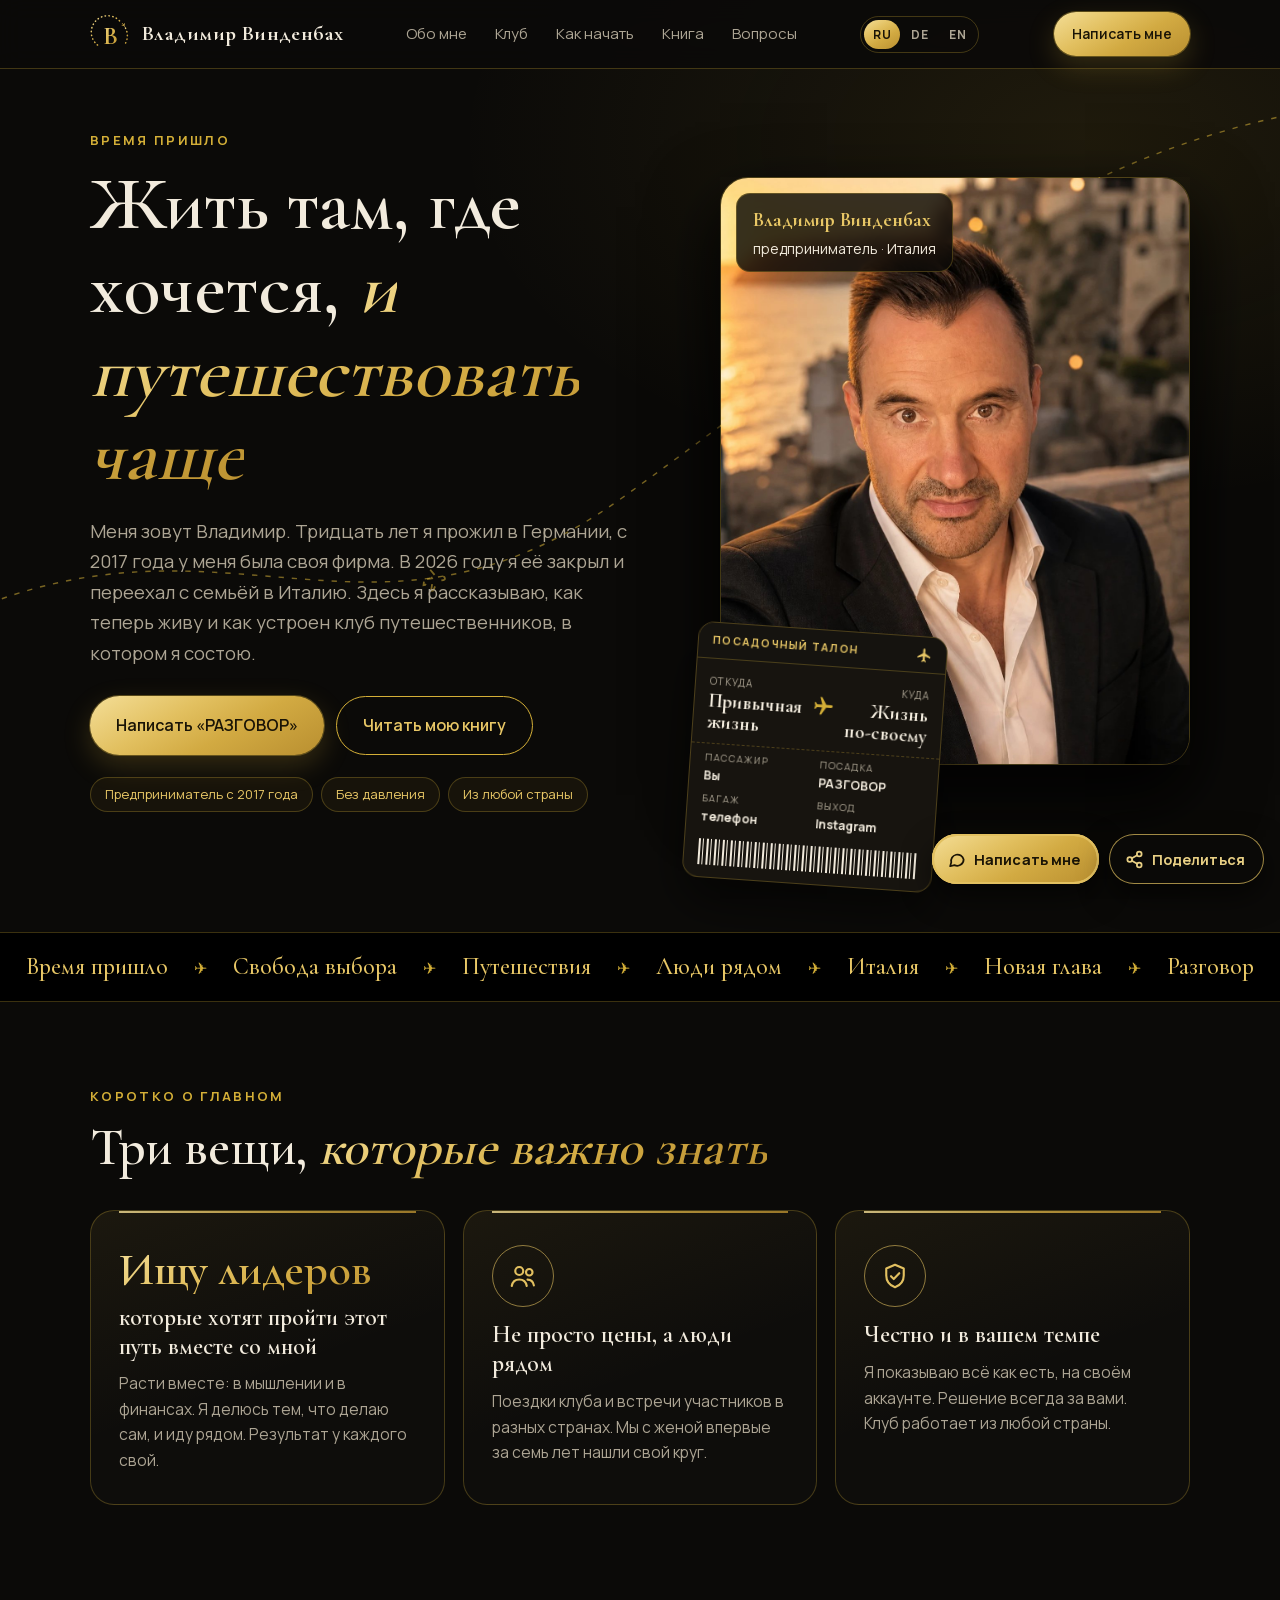
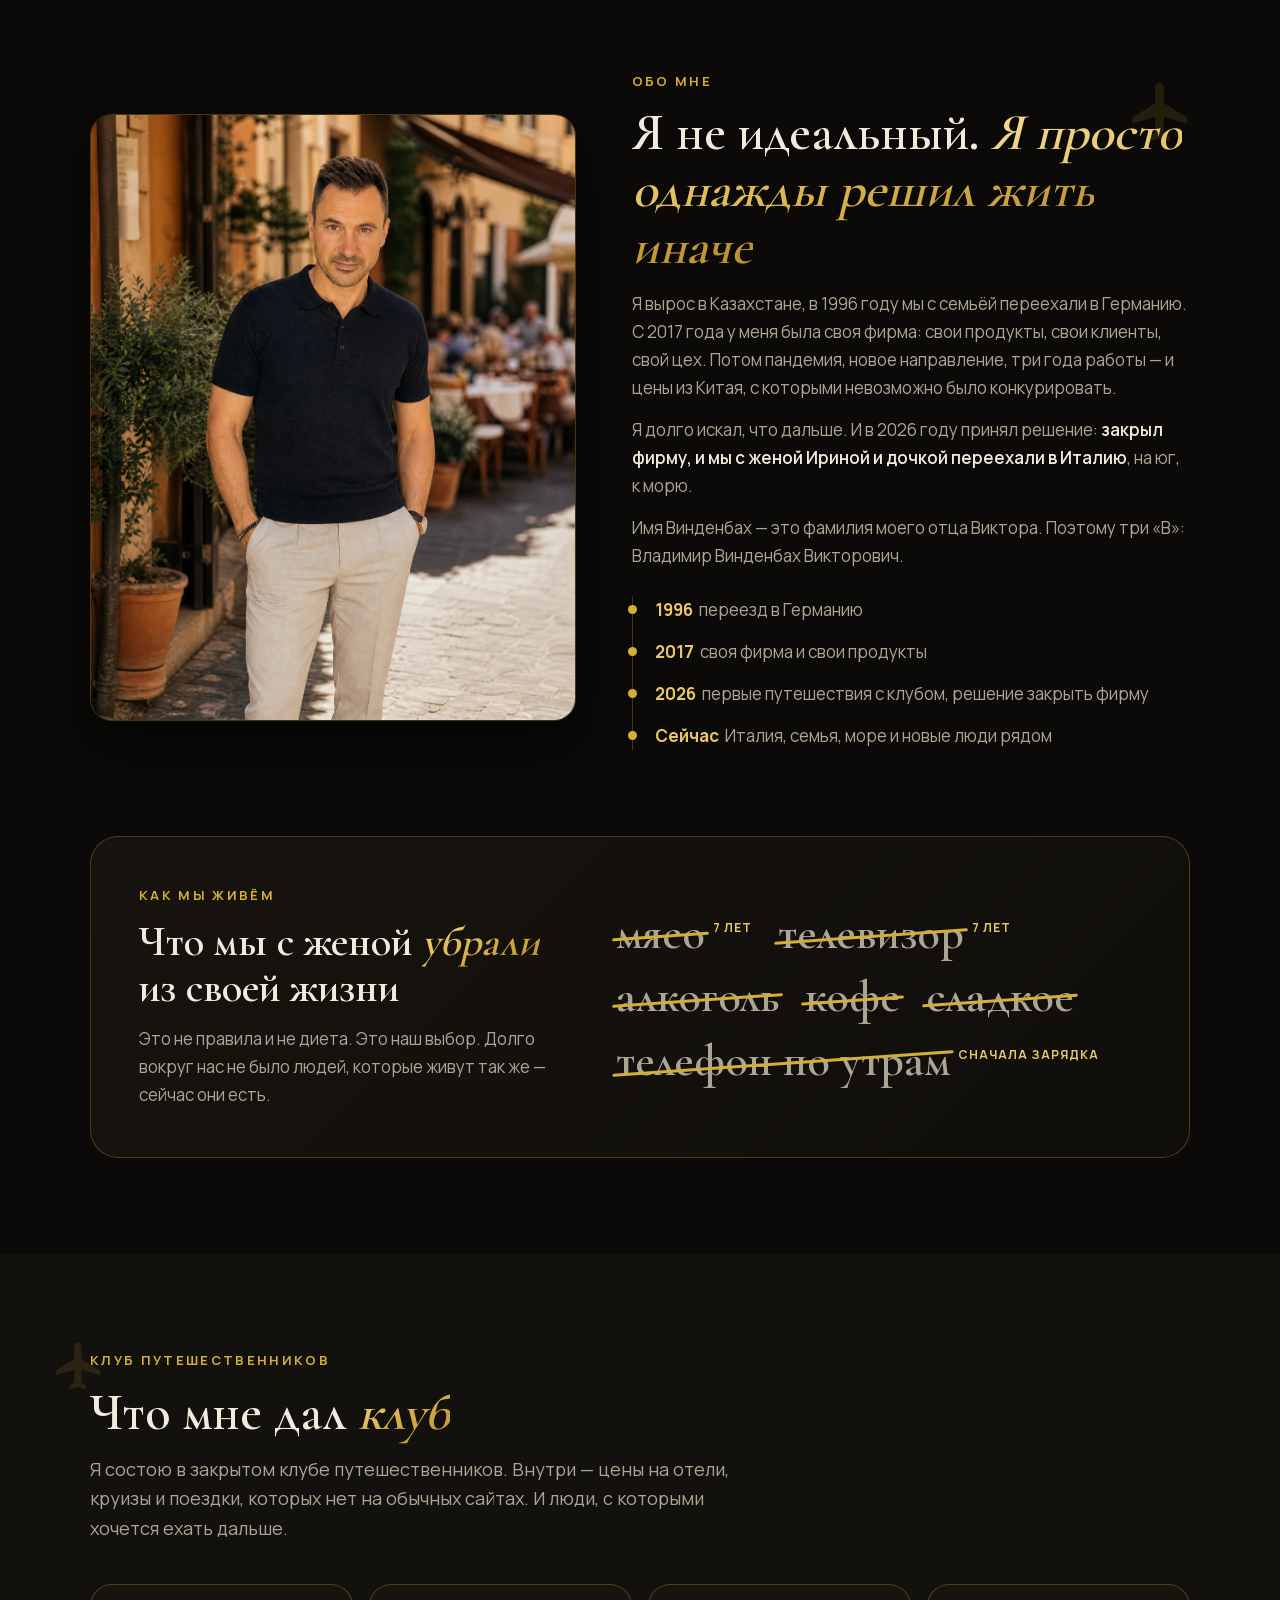
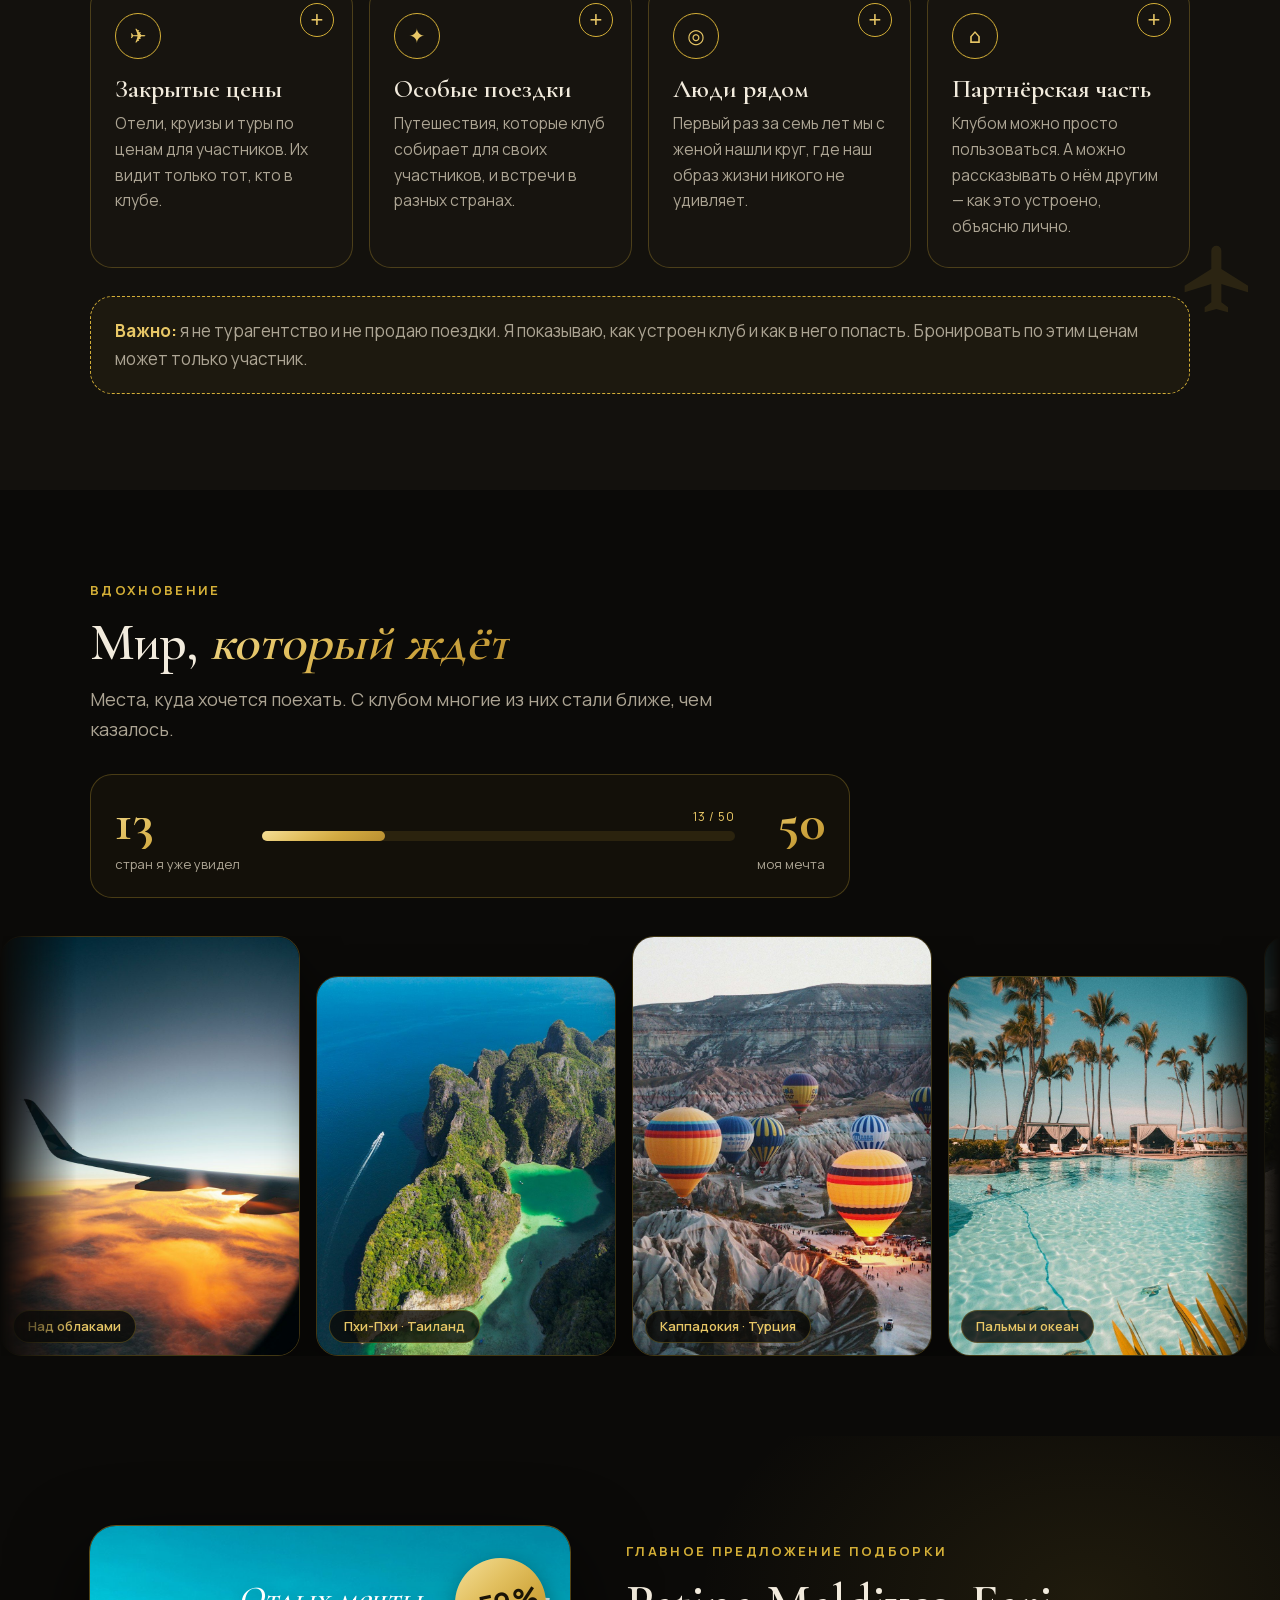
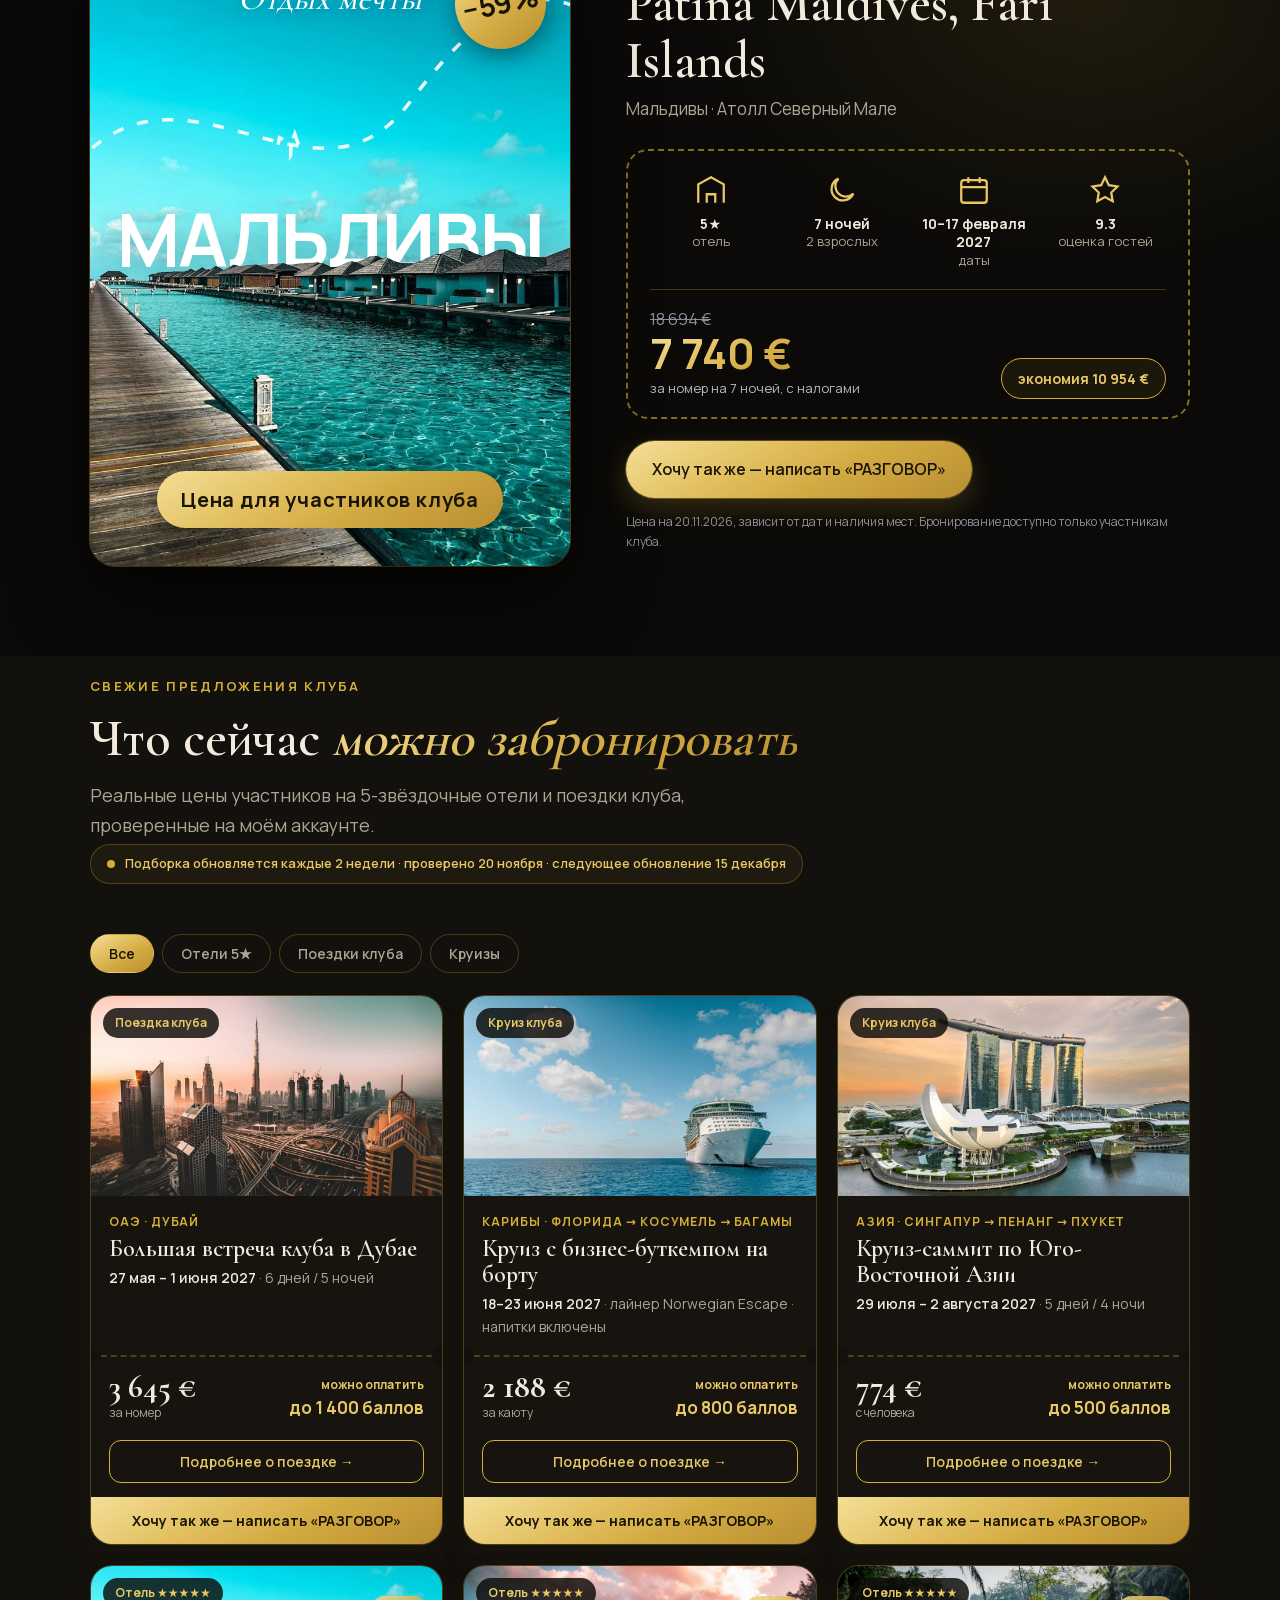
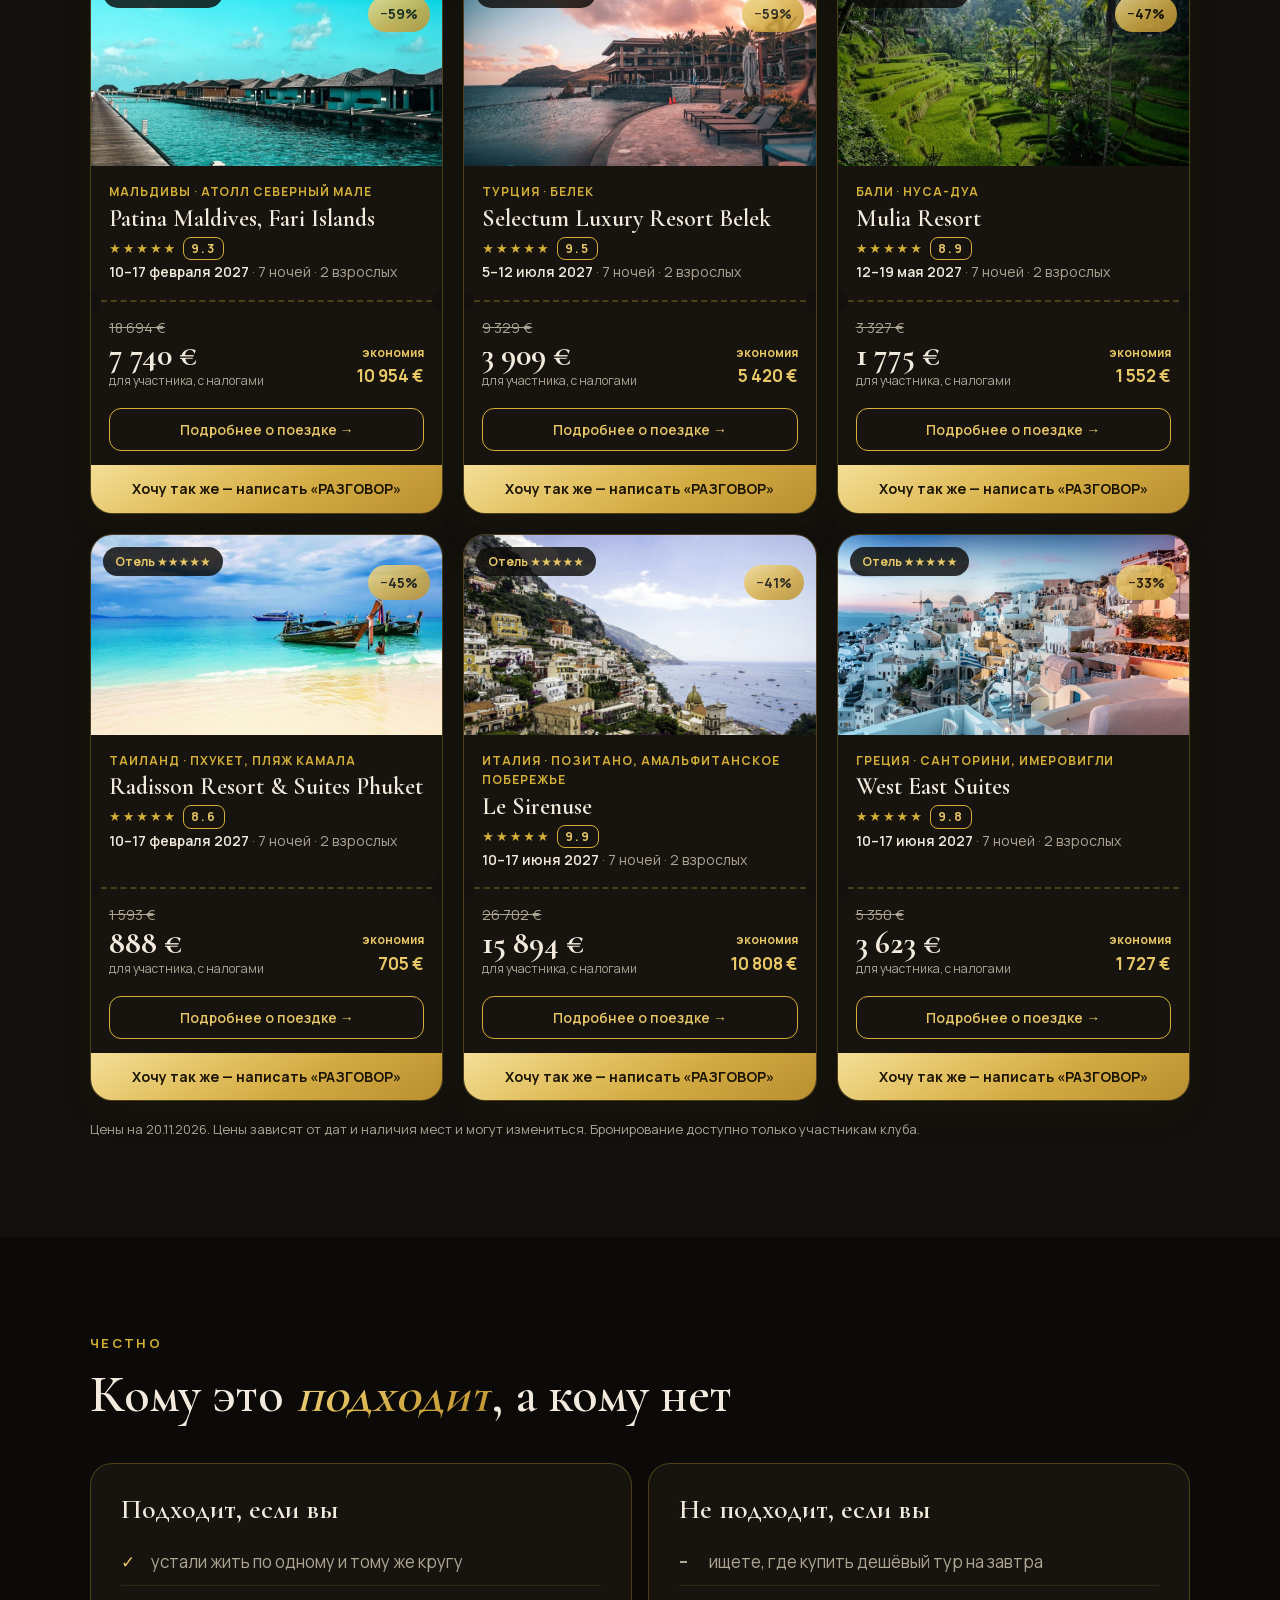
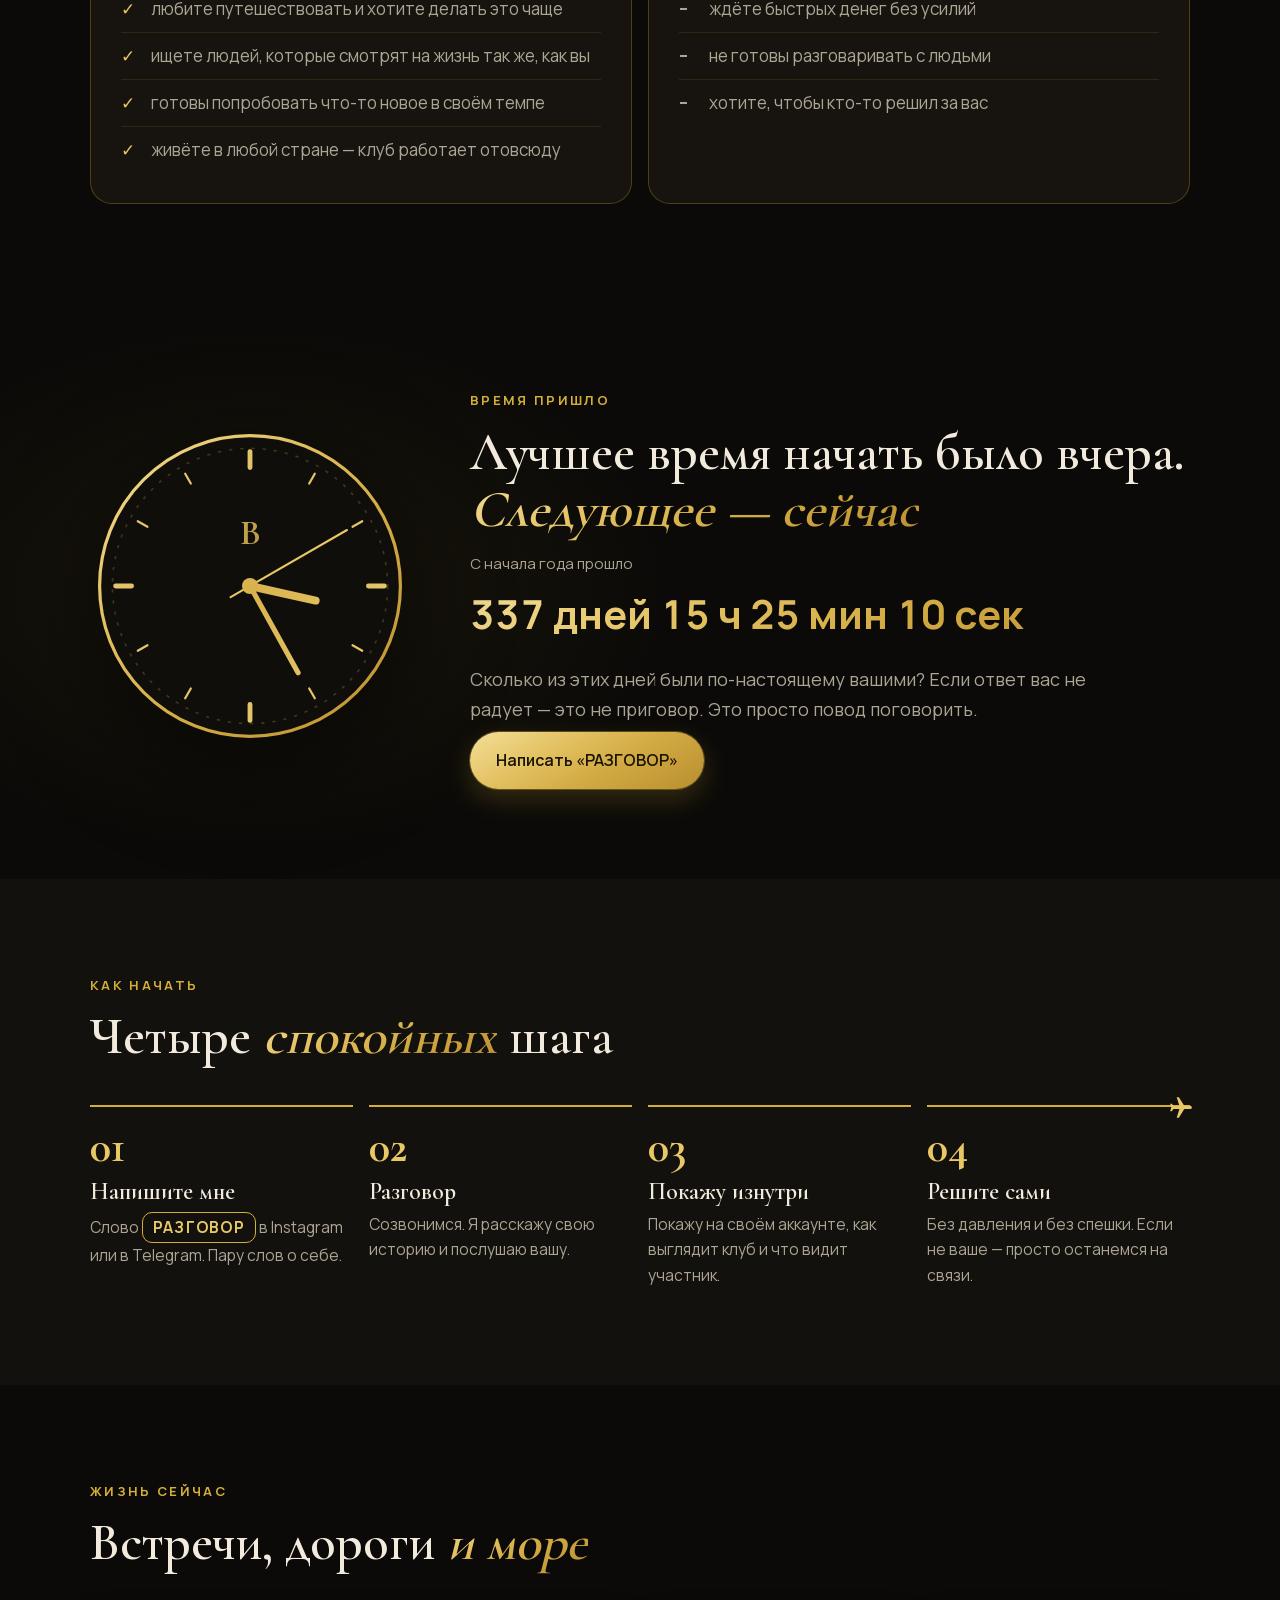
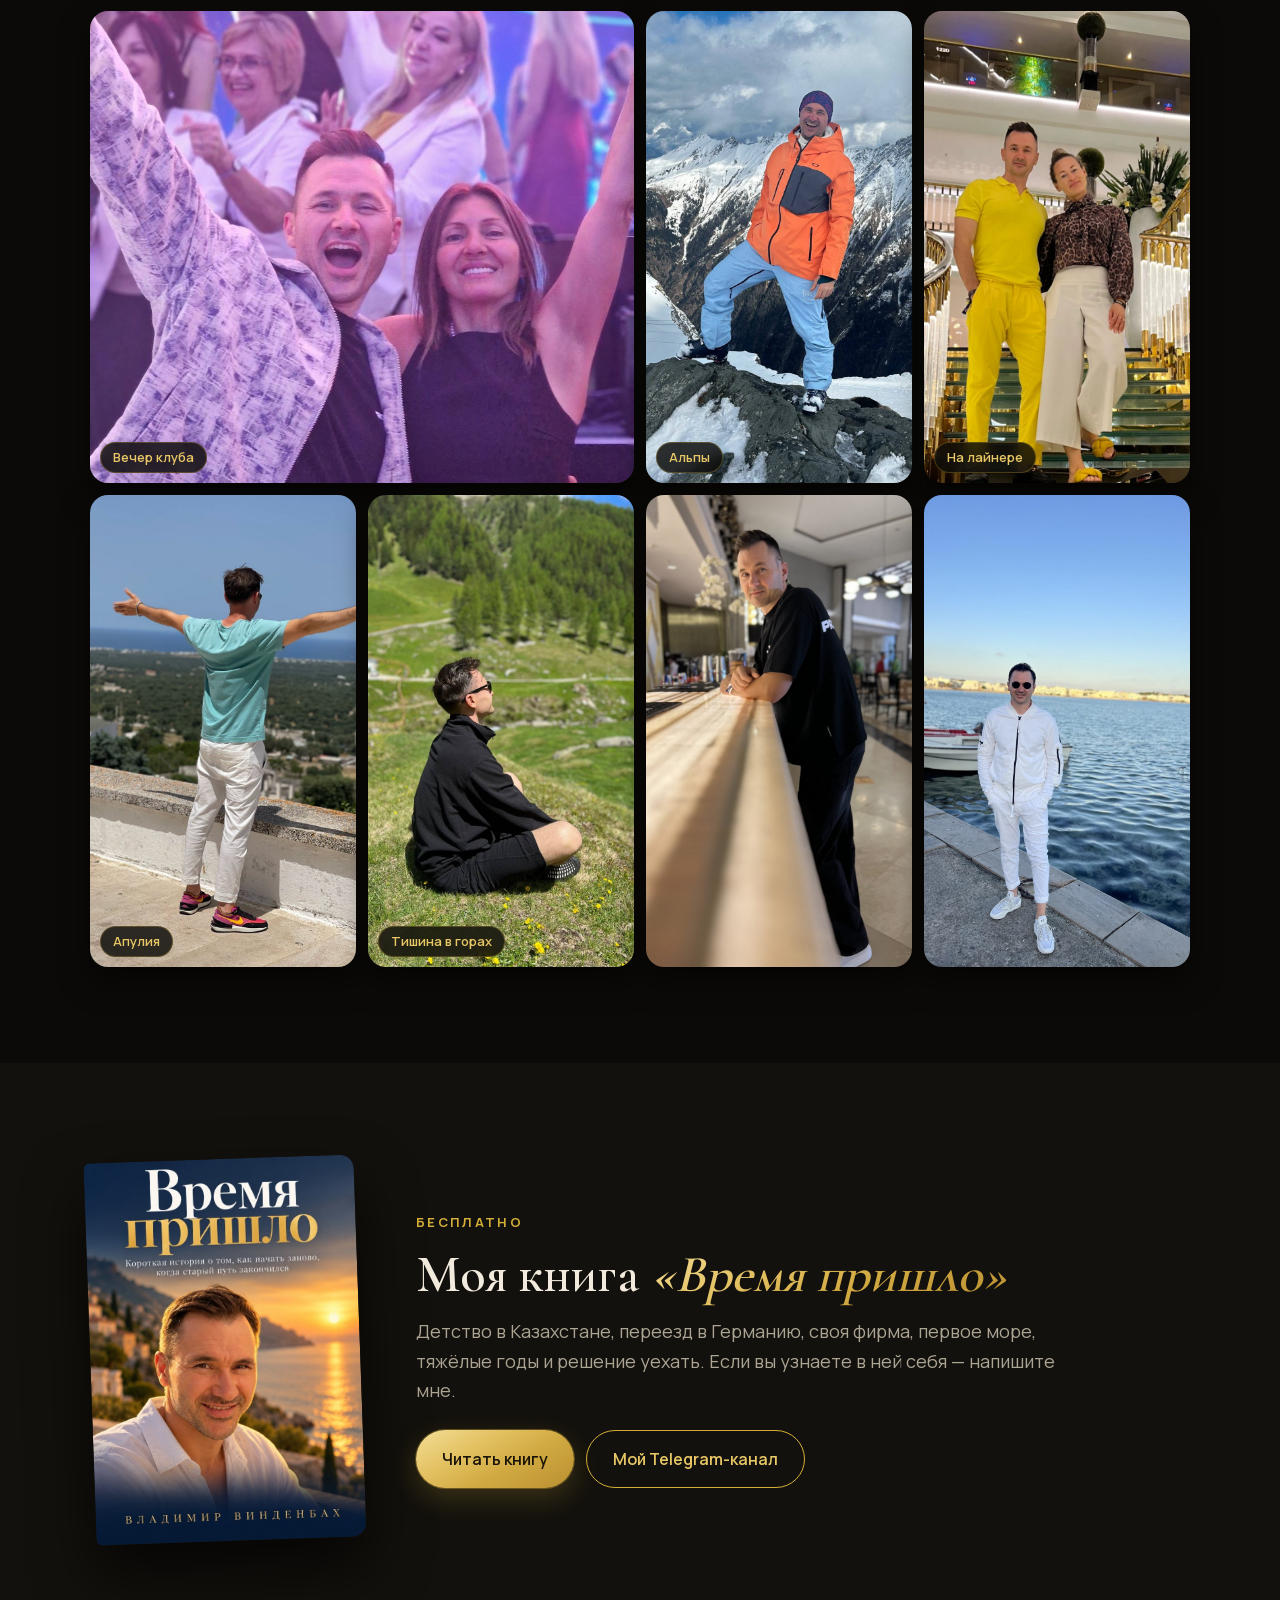
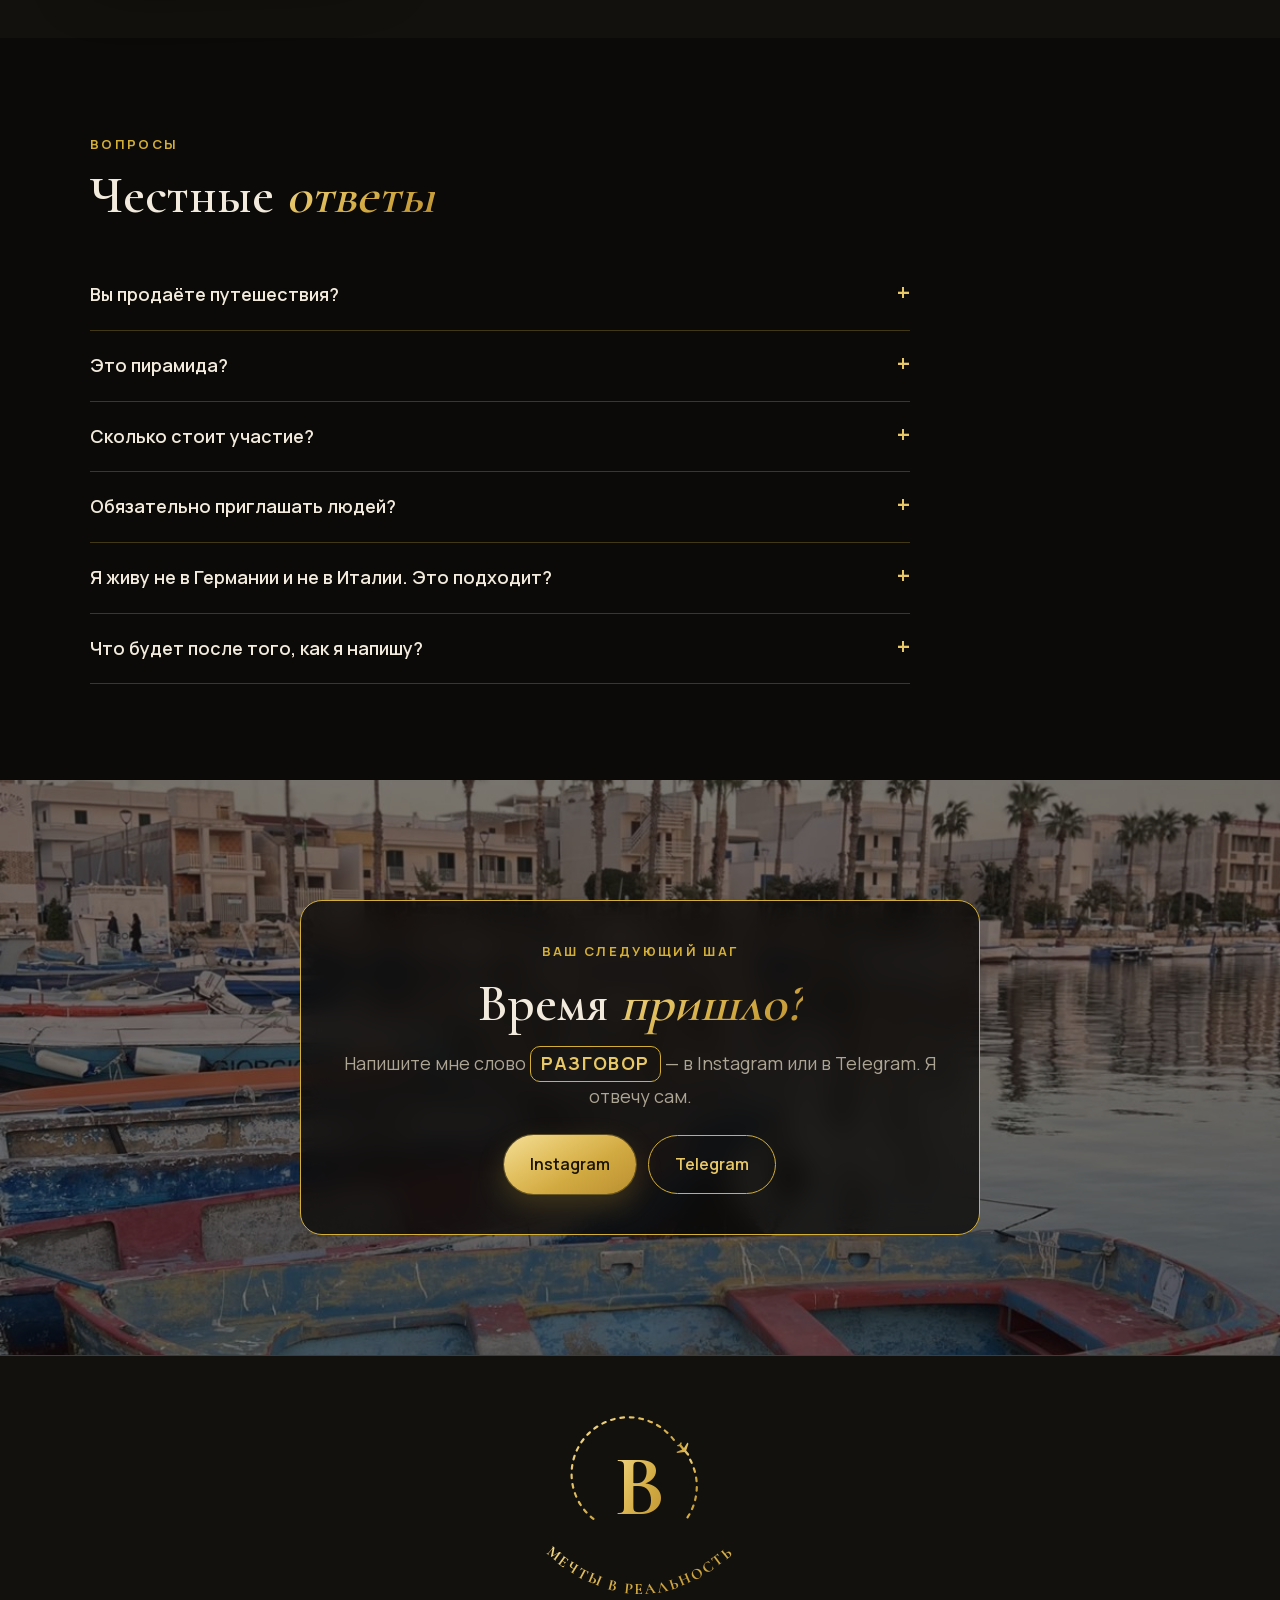
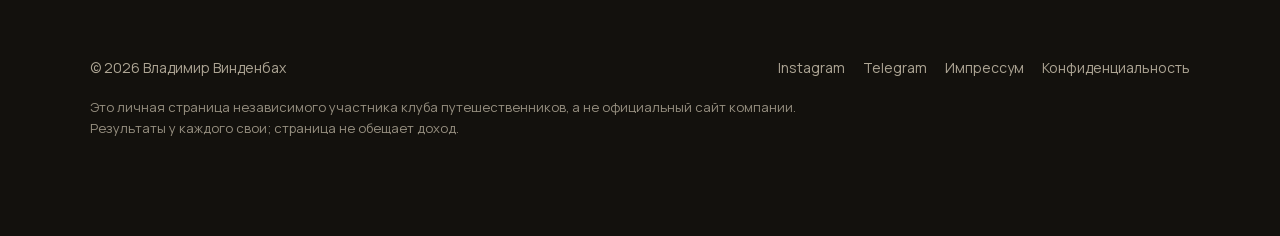
<file: index.html>
<!doctype html>
<html lang="ru">
<head>
<meta charset="utf-8">
<meta name="viewport" content="width=device-width, initial-scale=1">
<title>Владимир Винденбах</title>
<meta name="description" content="Владимир Винденбах: закрыл свою фирму, переехал с семьёй в Италию и путешествует с клубом путешественников. Личная страница.">
<meta name="google-site-verification" content="dXuEDhOYEE1QWXE7MVPV6aweX857Ho0ijj7lddWcIJM" />
<link rel="canonical" href="https://windenbach.com/">
<link rel="alternate" hreflang="ru" href="https://windenbach.com/">
<link rel="alternate" hreflang="de" href="https://windenbach.com/?lang=de">
<link rel="alternate" hreflang="en" href="https://windenbach.com/?lang=en">
<link rel="alternate" hreflang="x-default" href="https://windenbach.com/">
<meta property="og:type" content="website">
<meta property="og:site_name" content="Владимир Винденбах">
<meta property="og:url" content="https://windenbach.com/">
<meta property="og:title" content="Владимир Винденбах · Время пришло">
<meta property="og:description" content="Жизнь в Италии и путешествия с закрытым клубом. Реальные цены для участников на отели 5★ и поездки клуба.">
<meta property="og:image" content="https://windenbach.com/img/og-cover.jpg">
<meta property="og:image:width" content="1200">
<meta property="og:image:height" content="630">
<meta property="og:locale" content="ru_RU">
<meta name="twitter:card" content="summary_large_image">
<meta name="theme-color" content="#0B0A08">
<link rel="icon" href="img/favicon-32.png" sizes="32x32">
<link rel="apple-touch-icon" href="img/apple-touch-icon.png">
<link rel="stylesheet" href="fonts/fonts.css">
<style>
:root{
  --bg:#F8F4EC; --bg2:#F0E8DA; --card:rgba(255,255,255,.72); --line:rgba(176,138,62,.38);
  --gold:#B08A3E; --gold2:#9A7430; --text:#1F1C17; --muted:#625A4E;
  --r:22px;
}
*{box-sizing:border-box;margin:0;padding:0}
html{scroll-behavior:smooth}
body{background:var(--bg);color:var(--text);font-family:Manrope,system-ui,sans-serif;font-size:17px;line-height:1.65;overflow-x:hidden}
img{display:block;max-width:100%}
a{color:inherit;text-decoration:none}
.wrap{max-width:1140px;margin:0 auto;padding:0 20px}
h1,h2,h3{font-family:"Cormorant Garamond",Georgia,serif;font-weight:600;line-height:1.1}
h2{font-size:clamp(34px,5vw,52px);margin-bottom:14px}
h2 em,h1 em{font-style:normal;color:var(--gold)}
.eyebrow{color:var(--gold);text-transform:uppercase;letter-spacing:.18em;font-size:13px;font-weight:700;margin-bottom:12px}
.lead{color:var(--muted);max-width:640px;font-size:18px}
section{padding:96px 0}
.btn{display:inline-flex;align-items:center;gap:10px;padding:15px 26px;border-radius:999px;font-weight:600;font-size:16px;transition:.2s}
.btn-gold{background:linear-gradient(135deg,#D6B46E,var(--gold));color:#fff;box-shadow:0 8px 22px rgba(176,138,62,.3)}
.btn-gold:hover{filter:brightness(1.05);transform:translateY(-1px)}
.btn-line{border:1px solid var(--gold);color:var(--gold2);background:rgba(255,255,255,.6)}
.btn-line:hover{background:#fff}

header{position:fixed;inset:0 0 auto 0;z-index:50;background:rgba(248,244,236,.88);backdrop-filter:blur(12px);border-bottom:1px solid var(--line)}
.nav{display:flex;align-items:center;justify-content:space-between;height:68px}
.brand{display:flex;align-items:center;gap:10px;font-family:"Cormorant Garamond",serif;font-size:21px;font-weight:700;letter-spacing:.02em}
.brand img{height:34px;border-radius:8px}.brand .logo-b{width:42px;height:42px;flex:none}
.menu{display:flex;gap:28px;font-size:15px;color:var(--muted)}
.menu a:hover{color:var(--gold)}
.nav .btn{padding:10px 18px;font-size:14px}
@media(max-width:860px){.menu{display:none}}
.nav .btn,.brand{white-space:nowrap}
@media(max-width:480px){.brand{font-size:17px;gap:8px}.brand img{height:28px}.brand .logo-b{width:34px;height:34px}.nav .btn{padding:9px 14px;font-size:13px}}

.hero{padding:130px 0 80px;background:radial-gradient(1200px 600px at 85% 20%,#F3E6CB 0%,var(--bg) 60%)}
.hero-grid{display:grid;grid-template-columns:1.1fr .9fr;gap:56px;align-items:center}
.hero h1{font-size:clamp(44px,6.4vw,76px);margin-bottom:18px}
.hero p{color:var(--muted);font-size:18.5px;margin-bottom:28px;max-width:560px}
.hero-photo{position:relative;border-radius:28px;overflow:hidden;aspect-ratio:4/5;border:1px solid var(--line);box-shadow:0 30px 60px rgba(60,45,20,.18)}
.hero-photo img{width:100%;height:100%;object-fit:cover;object-position:center 20%}
.hero-photo .tag{position:absolute;left:16px;bottom:16px;background:rgba(255,255,255,.85);backdrop-filter:blur(8px);border:1px solid var(--line);border-radius:14px;padding:10px 16px;font-size:14px;color:var(--text)}
.hero-photo .tag b{display:block;font-family:"Cormorant Garamond",serif;font-size:20px;color:var(--gold2)}
.row{display:flex;flex-wrap:wrap;gap:12px}
.chips{display:flex;flex-wrap:wrap;gap:8px;margin-top:22px}
.chip{font-size:13px;border:1px solid var(--line);border-radius:999px;padding:6px 14px;color:var(--gold2);background:rgba(255,255,255,.6)}
@media(max-width:860px){.hero{padding-top:100px}.hero-grid{grid-template-columns:1fr;gap:34px}.hero-photo{order:-1;max-width:440px;aspect-ratio:1/1}}

.about{display:grid;grid-template-columns:1fr 1.15fr;gap:56px;align-items:center}
.about .photo{border-radius:var(--r);overflow:hidden;border:1px solid var(--line);aspect-ratio:4/5;box-shadow:0 20px 40px rgba(60,45,20,.12)}
.about .photo img{width:100%;height:100%;object-fit:cover}
.about p{color:var(--muted);margin-bottom:14px}
.about p strong{color:var(--text);font-weight:600}
.timeline{margin:26px 0 0;border-left:1px solid var(--line);padding-left:22px}
.timeline div{position:relative;margin-bottom:14px;color:var(--muted)}
.timeline div::before{content:"";position:absolute;left:-27px;top:9px;width:9px;height:9px;border-radius:50%;background:var(--gold)}
.timeline b{color:var(--gold2);font-weight:700;margin-right:6px}
@media(max-width:860px){.about{grid-template-columns:1fr;gap:32px}.about .photo{max-width:420px}}

.life{margin-top:72px;display:grid;grid-template-columns:.9fr 1.1fr;gap:48px;align-items:center;background:linear-gradient(135deg,#fff 0%,#F6EEDD 100%);border:1px solid var(--line);border-radius:28px;padding:48px}
.life h3{font-size:clamp(30px,4vw,42px);margin-bottom:14px}
.life h3 em{font-style:normal;color:var(--gold)}
.life p{color:var(--muted)}
.life-words{display:flex;flex-wrap:wrap;gap:6px 26px;align-items:baseline}
.life-words .w{position:relative;font-family:"Cormorant Garamond",serif;font-size:clamp(30px,4.2vw,46px);font-weight:600;color:#3A342B;line-height:1.25}
.life-words s{text-decoration:none;position:relative;white-space:nowrap}
@media(max-width:480px){.life-words .w{font-size:30px}}
.life-words s::after{content:"";position:absolute;left:-4px;right:-4px;top:54%;height:3px;border-radius:3px;background:var(--gold);transform:rotate(-4deg)}
.life-words i{font-style:normal;font-family:Manrope,sans-serif;font-size:12px;font-weight:700;letter-spacing:.08em;text-transform:uppercase;color:var(--gold2);margin-left:8px;vertical-align:super}
@media(max-width:860px){.life{grid-template-columns:1fr;padding:30px 24px;gap:26px}}

.alt{background:var(--bg2)}
.cards{display:grid;grid-template-columns:repeat(4,1fr);gap:16px;margin-top:40px}
.card{background:var(--card);border:1px solid var(--line);border-radius:var(--r);padding:28px 24px}
.ico{width:46px;height:46px;border-radius:50%;border:1px solid var(--gold);display:grid;place-items:center;color:var(--gold);font-size:20px;margin-bottom:16px;background:#fff}
.card h3{font-size:26px;margin-bottom:8px}
.card p{color:var(--muted);font-size:15.5px}
@media(max-width:960px){.cards{grid-template-columns:1fr 1fr}}
@media(max-width:560px){.cards{grid-template-columns:1fr}}
.note{margin-top:28px;border:1px dashed var(--gold);border-radius:var(--r);padding:20px 24px;color:var(--muted);background:rgba(255,255,255,.5)}
.note b{color:var(--gold2)}

.two{display:grid;grid-template-columns:1fr 1fr;gap:16px;margin-top:40px}
.list{background:var(--card);border:1px solid var(--line);border-radius:var(--r);padding:30px}
.list h3{font-size:28px;margin-bottom:14px}
.list li{list-style:none;padding:9px 0 9px 30px;position:relative;color:var(--muted);border-bottom:1px solid rgba(176,138,62,.15)}
.list li:last-child{border:0}
.list li::before{content:"✓";position:absolute;left:0;color:var(--gold);font-weight:700}
.list.no li::before{content:"–";color:var(--muted)}
@media(max-width:760px){.two{grid-template-columns:1fr}}

.steps{display:grid;grid-template-columns:repeat(4,1fr);gap:16px;margin-top:40px;counter-reset:s}
.step{border-top:2px solid var(--gold);padding-top:18px}
.step::before{counter-increment:s;content:"0" counter(s);font-family:"Cormorant Garamond",serif;font-size:44px;color:var(--gold);display:block;line-height:1;margin-bottom:10px;font-weight:700}
.step h3{font-size:24px;margin-bottom:6px}
.step p{color:var(--muted);font-size:15.5px}
@media(max-width:860px){.steps{grid-template-columns:1fr 1fr}}
@media(max-width:520px){.steps{grid-template-columns:1fr}}

.gallery{display:grid;grid-template-columns:repeat(4,1fr);grid-auto-rows:230px;grid-auto-flow:dense;gap:12px;margin-top:40px}
.gallery figure{border-radius:18px;overflow:hidden;position:relative;box-shadow:0 12px 26px rgba(60,45,20,.12)}
.gallery img{width:100%;height:100%;object-fit:cover;transition:transform .6s}
.gallery figure:hover img{transform:scale(1.04)}
.gallery figcaption{position:absolute;left:10px;bottom:10px;font-size:13px;background:rgba(255,255,255,.85);backdrop-filter:blur(6px);border:1px solid var(--line);border-radius:999px;padding:4px 12px;color:var(--gold2);font-weight:600}
.g-tall{grid-row:span 2}
.g-wide{grid-column:span 2}
@media(max-width:760px){.gallery{grid-template-columns:1fr 1fr;grid-auto-rows:170px}}

.book{display:grid;grid-template-columns:auto 1fr;gap:56px;align-items:center}
.cover{display:block;width:270px;border-radius:6px 14px 14px 6px;overflow:hidden;box-shadow:0 30px 60px rgba(60,45,20,.28);transform:rotate(-2deg);transition:.3s}
.cover:hover{transform:rotate(0)}
.cover img{width:100%}
@media(max-width:760px){.book{grid-template-columns:1fr;gap:34px}.cover{width:220px}}

.faq{margin-top:36px;max-width:820px}
details{border-bottom:1px solid var(--line);padding:20px 0}
summary{cursor:pointer;list-style:none;font-weight:600;font-size:18px;display:flex;justify-content:space-between;gap:20px}
summary::-webkit-details-marker{display:none}
summary::after{content:"+";color:var(--gold);font-size:24px;line-height:1;transition:.2s}
details[open] summary::after{transform:rotate(45deg)}
details p{color:var(--muted);margin-top:12px;max-width:720px}

.final{position:relative;padding:120px 0;text-align:center;overflow:hidden}
.final-bg{position:absolute;inset:0;background:url(img/own_083.jpg) center/cover}
.final-bg::after{content:"";position:absolute;inset:0;background:rgba(248,244,236,.25)}
.glass{background:rgba(255,255,255,.82);backdrop-filter:blur(14px);border:1px solid var(--gold);border-radius:var(--r);padding:40px 36px}
.final .glass{position:relative;max-width:680px;margin:0 auto}
.final .row{justify-content:center;margin-top:24px}
.code{display:inline-block;font-weight:700;letter-spacing:.08em;color:var(--gold2);border:1px solid var(--gold);border-radius:10px;padding:2px 10px;background:#fff}

footer{padding:44px 0;border-top:1px solid var(--line);color:var(--muted);font-size:14px;background:var(--bg2)}
footer .row{justify-content:space-between;align-items:center}
footer .links{display:flex;gap:18px;flex-wrap:wrap}
footer a:hover{color:var(--gold)}
.disc{margin-top:18px;font-size:13px;opacity:.85;max-width:760px}

/* ===== effects ===== */
.rv{opacity:0;transform:translateY(34px);transition:opacity .8s ease,transform .8s cubic-bezier(.2,.7,.2,1)}
.rv.in{opacity:1;transform:none}
.rv-l{transform:translateX(-50px)}.rv-r{transform:translateX(50px)}
.rv-l.in,.rv-r.in{transform:none}

.hero{position:relative;overflow:hidden}
.flight{position:absolute;inset:0;pointer-events:none;z-index:0}
.flight path{fill:none;stroke:var(--gold);stroke-width:1.6;stroke-dasharray:6 9;opacity:.55}
.flight .pl{color:var(--gold)}
.hero .wrap{position:relative;z-index:1}
.hero-photo{overflow:visible;border:0;box-shadow:none;border-radius:0}
.hero-photo .ph{border-radius:28px;overflow:hidden;aspect-ratio:4/5;border:1px solid var(--line);box-shadow:0 30px 60px rgba(60,45,20,.18)}
.hero-photo .ph img{width:100%;height:100%;object-fit:cover;object-position:center 20%}
@media(max-width:860px){.hero-photo .ph{aspect-ratio:1/1}}

.pass{position:absolute;right:-34px;top:56%;width:250px;background:#fff;border-radius:16px;box-shadow:0 22px 44px rgba(60,45,20,.22);font-size:12px;overflow:hidden;animation:passIn 1.2s .5s both cubic-bezier(.2,.8,.2,1),floaty 6s 1.8s ease-in-out infinite}
.pass .top{background:linear-gradient(135deg,#D6B46E,var(--gold));color:#fff;padding:9px 14px;display:flex;justify-content:space-between;align-items:center;font-weight:700;letter-spacing:.12em;font-size:10.5px}
.pass .top svg{width:16px;height:16px}
.pass .route{display:flex;justify-content:space-between;align-items:center;padding:12px 14px 6px}
.pass .route b{display:block;font-family:"Cormorant Garamond",serif;font-size:19px;color:var(--text);line-height:1.1}
.pass .route small{color:var(--muted);font-size:10px;text-transform:uppercase;letter-spacing:.1em}
.pass .route .mid{color:var(--gold);width:22px;animation:hop 2.4s ease-in-out infinite}
.pass .grid{display:grid;grid-template-columns:1fr 1fr;gap:6px 10px;padding:6px 14px 12px;border-top:1px dashed var(--line);margin-top:4px}
.pass .grid small{display:block;color:var(--muted);font-size:9.5px;text-transform:uppercase;letter-spacing:.1em}
.pass .grid span{font-weight:700;color:var(--text)}
.pass .bar{height:26px;margin:0 14px 12px;background:repeating-linear-gradient(90deg,#1F1C17 0 2px,transparent 2px 4px,#1F1C17 4px 5px,transparent 5px 8px)}
@keyframes passIn{from{opacity:0;transform:translate(80px,-20px) rotate(12deg)}to{opacity:1;transform:rotate(4deg)}}
@keyframes floaty{0%,100%{transform:rotate(4deg) translateY(0)}50%{transform:rotate(2deg) translateY(-10px)}}
@keyframes hop{0%,100%{transform:translateX(-3px)}50%{transform:translateX(3px)}}
@media(max-width:1100px){.pass{right:-10px}}
@media(max-width:860px){.hero-photo{margin-bottom:90px}.pass{right:0;top:auto;bottom:-96px;width:200px;font-size:11px}.pass .route b{font-size:16px}.hero-photo .tag{bottom:auto;top:14px}}
html,body{overflow-x:hidden}
@supports(overflow:clip){html,body{overflow-x:clip}}

.ticker{background:var(--text);color:var(--goldl,#E2C98F);overflow:hidden;white-space:nowrap;padding:14px 0;font-family:"Cormorant Garamond",serif;font-size:24px}
.ticker .t{display:inline-block;animation:tick 32s linear infinite}
.ticker span{margin:0 26px}
.ticker i{font-style:normal;color:var(--gold);font-size:16px}
@keyframes tick{to{transform:translateX(-50%)}}

.deco{position:absolute;color:var(--gold);opacity:.18;pointer-events:none;animation:drift 14s ease-in-out infinite}
.deco svg{width:100%;height:100%}
@keyframes drift{0%,100%{transform:translate(0,0) rotate(0)}50%{transform:translate(18px,-22px) rotate(8deg)}}
section{position:relative}

/* expandable club cards */
.card{position:relative;transition:transform .35s,box-shadow .35s}
.card:hover{transform:translateY(-6px);box-shadow:0 20px 40px rgba(60,45,20,.14)}
.card .more{max-height:0;overflow:hidden;transition:max-height .5s ease,margin .5s;color:var(--text);font-size:15px}
.card.open .more{max-height:220px;margin-top:12px}
.plus{position:absolute;right:18px;top:18px;width:34px;height:34px;border-radius:50%;border:1px solid var(--gold);background:#fff;color:var(--gold);font-size:22px;line-height:1;cursor:pointer;transition:transform .35s,background .35s}
.plus:hover{background:var(--gold);color:#fff}
.card.open .plus{transform:rotate(45deg)}

/* trips as tickets */
.trips{display:grid;grid-template-columns:repeat(4,1fr);gap:18px;margin-top:40px}
.ticket{background:#fff;border-radius:20px;overflow:hidden;box-shadow:0 14px 30px rgba(60,45,20,.12);transition:transform .4s,box-shadow .4s;position:relative}
.ticket:hover{transform:translateY(-8px) rotate(-1deg);box-shadow:0 26px 50px rgba(60,45,20,.2)}
.ticket .img{height:190px;overflow:hidden;position:relative}
.ticket .img img{width:100%;height:100%;object-fit:cover;transition:transform .8s}
.ticket:hover .img img{transform:scale(1.08)}
.ticket .badge{position:absolute;left:12px;top:12px;background:rgba(255,255,255,.9);border-radius:999px;padding:4px 12px;font-size:12px;font-weight:700;color:var(--gold2)}
.ticket .body{padding:16px 18px 6px}
.ticket h3{font-size:26px}
.ticket .where{color:var(--muted);font-size:14px}
.ticket .stub{display:flex;justify-content:space-between;align-items:center;padding:14px 18px 18px;border-top:2px dashed var(--line);margin-top:12px;position:relative}
.ticket .stub::before,.ticket .stub::after{content:"";position:absolute;top:-11px;width:20px;height:20px;border-radius:50%;background:var(--bg2)}
.ticket .stub::before{left:-10px}.ticket .stub::after{right:-10px}
.price{font-weight:700;font-size:20px;color:var(--text);filter:blur(5px);user-select:none}
.lock{font-size:12px;color:var(--gold2);font-weight:700;text-transform:uppercase;letter-spacing:.06em}
.ticket .go{position:absolute;inset:auto 0 0 0;padding:12px;text-align:center;background:linear-gradient(135deg,#D6B46E,var(--gold));color:#fff;font-weight:700;font-size:14px;transform:translateY(100%);transition:transform .35s}
.ticket:hover .go{transform:none}
.small-note{margin-top:18px;font-size:13px;color:var(--muted)}
@media(max-width:960px){.trips{grid-template-columns:1fr 1fr}}
@media(max-width:520px){.trips{grid-template-columns:1fr}.ticket .go{transform:none;position:static}}

/* steps flight line */
.steps{position:relative}
.steps-line{position:absolute;left:0;right:0;top:-2px;height:2px;pointer-events:none}
.steps-line .pl{position:absolute;top:-12px;left:0;width:26px;color:var(--gold);transform:rotate(90deg);transition:left 2.6s cubic-bezier(.5,0,.2,1)}
.steps.in .steps-line .pl{left:calc(100% - 26px)}
@media(max-width:860px){.steps-line{display:none}}

/* final plane */
.final .fly{position:absolute;width:44px;color:var(--gold);top:30%;left:-60px;animation:across 9s linear infinite;z-index:1}
@keyframes across{0%{left:-60px;transform:translateY(0) rotate(90deg)}50%{transform:translateY(-30px) rotate(80deg)}100%{left:110%;transform:translateY(10px) rotate(95deg)}}

.cover{animation:floaty2 7s ease-in-out infinite}
@keyframes floaty2{0%,100%{transform:rotate(-2deg) translateY(0)}50%{transform:rotate(-1deg) translateY(-12px)}}
.btn-gold{position:relative;overflow:hidden}
.btn-gold::after{content:"";position:absolute;top:0;left:-60%;width:40%;height:100%;background:linear-gradient(100deg,transparent,rgba(255,255,255,.55),transparent);animation:shine 4.5s ease-in-out infinite}
@keyframes shine{0%,70%{left:-60%}100%{left:130%}}

@media (prefers-reduced-motion:reduce){*,*::before,*::after{animation:none!important;transition:none!important}.rv{opacity:1;transform:none}}

/* offers */
.ofilter{display:flex;flex-wrap:wrap;gap:8px;margin:28px 0 6px}
.ofilter button{border:1px solid var(--line);background:#fff;color:var(--muted);border-radius:999px;padding:9px 18px;font:600 14px Manrope,sans-serif;cursor:pointer;transition:.25s}
.ofilter button.on,.ofilter button:hover{background:var(--gold);color:#fff;border-color:var(--gold)}
.offers{display:grid;grid-template-columns:repeat(3,1fr);gap:20px;margin-top:22px}
.offer{background:#fff;border-radius:22px;overflow:hidden;box-shadow:0 14px 30px rgba(60,45,20,.12);transition:transform .4s,box-shadow .4s,opacity .4s;display:flex;flex-direction:column}
.offer:hover{transform:translateY(-8px);box-shadow:0 26px 50px rgba(60,45,20,.2)}
.offer.hide{display:none}
.offer .img{height:200px;position:relative;overflow:hidden;background:linear-gradient(135deg,#E9D6A8,#B08A3E)}
.offer .img img{width:100%;height:100%;object-fit:cover;transition:transform .8s}
.offer:hover .img img{transform:scale(1.08)}
.offer .img .ph{padding:0 16px;text-align:center;font-size:28px!important;line-height:1.15;position:absolute;inset:0;display:flex;flex-direction:column;justify-content:center;align-items:center;color:#fff;font-family:"Cormorant Garamond",serif;font-size:38px;text-shadow:0 2px 12px rgba(0,0,0,.2)}
.offer .img .ph small{font-family:Manrope;font-size:12px;letter-spacing:.2em;text-transform:uppercase;opacity:.9}
.offer .disc{position:absolute;right:12px;top:12px;background:#C0392B;color:#fff;font-weight:800;border-radius:999px;padding:6px 12px;font-size:14px;animation:pulse 2.4s ease-in-out infinite}
@keyframes pulse{0%,100%{transform:scale(1)}50%{transform:scale(1.08)}}
.offer .tag{position:absolute;left:12px;top:12px;background:rgba(255,255,255,.92);border-radius:999px;padding:5px 12px;font-size:12px;font-weight:700;color:var(--gold2)}
.offer .status{position:absolute;left:12px;bottom:12px;background:rgba(31,28,23,.8);color:#fff;border-radius:999px;padding:4px 12px;font-size:12px;font-weight:700}
.offer .body{padding:16px 18px 4px;flex:1}
.offer .where{color:var(--gold2);font-size:12px;font-weight:700;letter-spacing:.08em;text-transform:uppercase}
.offer h3{font-size:24px;margin:4px 0 4px}
.offer .meta{color:var(--muted);font-size:14px}
.offer .meta b{color:var(--text);font-weight:600}
.offer .starsr{color:var(--gold);letter-spacing:2px;font-size:13px}
.offer .score{display:inline-block;background:#2E7D4F;color:#fff;border-radius:8px;padding:1px 7px;font-size:12px;font-weight:700;margin-left:6px}
.offer .stub{display:flex;justify-content:space-between;align-items:flex-end;padding:14px 18px 18px;border-top:2px dashed var(--line);margin-top:12px;position:relative}
.offer .stub::before,.offer .stub::after{content:"";position:absolute;top:-11px;width:20px;height:20px;border-radius:50%;background:var(--bg2)}
.offer .stub::before{left:-10px}.offer .stub::after{right:-10px}
.offer .old{color:var(--muted);text-decoration:line-through;font-size:14px}
.offer .now{font-family:"Cormorant Garamond",serif;font-weight:700;font-size:32px;color:var(--text);line-height:1}
.offer .per{font-size:12px;color:var(--muted)}
.offer .save{text-align:right;font-size:12px;color:#2E7D4F;font-weight:700}
.offer .save b{display:block;font-size:17px}
.offer .go{display:block;text-align:center;padding:12px;background:linear-gradient(135deg,#D6B46E,var(--gold));color:#fff;font-weight:700;font-size:14px}
@media(max-width:960px){.offers{grid-template-columns:1fr 1fr}}
@media(max-width:560px){.offers{grid-template-columns:1fr}}

/* ===== POSTER „Главное предложение“ ===== */
.poster{background:var(--ink);color:#F2F2F5;padding:90px 0;position:relative;overflow:hidden}
.poster::before{content:"";position:absolute;inset:0;background:radial-gradient(520px 360px at 85% 20%,rgba(255,46,147,.16),transparent 70%),radial-gradient(520px 360px at 10% 90%,rgba(60,255,143,.12),transparent 70%);pointer-events:none}
.pgrid{display:grid;grid-template-columns:minmax(0,480px) 1fr;gap:56px;align-items:center;position:relative}
.pcard{position:relative;aspect-ratio:3/4;border-radius:26px;overflow:hidden;container-type:inline-size;box-shadow:0 30px 80px rgba(0,0,0,.55),0 0 0 1px rgba(201,162,39,.45)}
.pcard img{position:absolute;inset:0;width:100%;height:100%;object-fit:cover;display:block}
.pcard .fg{z-index:3}
.pcard .word{position:absolute;left:0;right:0;z-index:2;text-align:center;font-family:Manrope,sans-serif;font-weight:700;color:#fff;line-height:.8;letter-spacing:-.02em;text-shadow:0 6px 30px rgba(0,0,0,.18);transform:translateY(40px);opacity:0;transition:transform 1.2s cubic-bezier(.2,.7,.2,1),opacity 1.2s}
.pcard.in .word{transform:none;opacity:1}
.pcard .pre{position:absolute;top:7%;left:0;right:0;z-index:2;text-align:center;font-family:"Cormorant Garamond",serif;font-style:italic;font-size:7cqw;color:#fff;text-shadow:0 2px 14px rgba(0,0,0,.25)}
.pcard .pfly{position:absolute;inset:0;z-index:4;pointer-events:none}
.pcard .pfly path{fill:none;stroke:#fff;stroke-width:2.2;stroke-dasharray:7 9;opacity:.9}
.pcard .pfly .pl{color:var(--pink)}
.pcard .pill{position:absolute;z-index:5;left:50%;bottom:6%;transform:translateX(-50%);white-space:nowrap;background:var(--neon);color:#0E0F12;font-weight:700;font-size:4.2cqw;letter-spacing:.04em;padding:2.4cqw 5cqw;border-radius:99px;box-shadow:0 8px 26px rgba(60,255,143,.45)}
.pcard .pdisc{position:absolute;z-index:5;top:5%;right:5%;width:19cqw;height:19cqw;border-radius:50%;background:var(--pink);color:#fff;display:grid;place-items:center;font-weight:700;font-size:6cqw;transform:rotate(-12deg);box-shadow:0 8px 24px rgba(255,46,147,.5)}
.pinfo .eyebrow{color:var(--neon)}
.poster .pinfo h2{color:#fff!important;margin-bottom:6px}
.pinfo .pwhere{color:#B9B9C3;margin-bottom:26px}
.pbox{border:2px dashed rgba(201,162,39,.7);border-radius:22px;padding:22px 22px 18px}
.pic{display:grid;grid-template-columns:repeat(4,1fr);gap:10px;text-align:center;margin-bottom:20px}
.pic div{font-size:13px;color:#C9C9D1;line-height:1.3}
.pic svg{width:34px;height:34px;display:block;margin:0 auto 8px;color:var(--neon)}
.pic b{display:block;color:#fff;font-size:14px}
.pprice{display:flex;align-items:flex-end;justify-content:space-between;gap:14px;flex-wrap:wrap;border-top:1px solid rgba(255,255,255,.1);padding-top:16px}
.pprice .o{color:#8E8E98;text-decoration:line-through;font-size:16px}
.pprice .n{font-family:Manrope,sans-serif;font-weight:700;font-size:42px;color:var(--gold);line-height:1}
.pprice .s{font-size:13px;color:#B9B9C3;margin-top:4px}
.pprice .sv{background:rgba(255,46,147,.14);color:var(--pink);border:1px solid var(--pink);border-radius:99px;padding:8px 16px;font-weight:700;font-size:14px}
.pinfo .btn{margin-top:22px}
.pinfo .pnote{font-size:12px;color:#8E8E98;margin-top:14px}
@media (max-width:860px){.pgrid{grid-template-columns:1fr;gap:34px}.pcard{max-width:460px;margin:0 auto;width:100%}.pic{grid-template-columns:repeat(2,1fr);row-gap:18px}.poster{padding:64px 0}}

/* ===== THEME: Schwarz + Bronze-Gold (wie Alena, dunkler Modus) ===== */
:root{
  --bg:#0B0A08; --bg2:#13110D; --card:#17140F; --ink:#0B0A08; --ink2:#15130F;
  --text:#F2EBDD; --muted:#ADA594;
  --gold:#D4AF37; --gold2:#E8C766; --goldl:#F4DE97; --line:rgba(212,175,55,.28);
  --neon:#E8C766; --pink:#D4AF37;
  --goldg:linear-gradient(150deg,#F4DE97 0%,#E2C060 35%,#D2AA42 60%,#B98F30 100%);
}
body{background:var(--bg);color:var(--text)}
h1,h2,h3{color:var(--text)}
h2 em,h1 em,.life h3 em{font-style:italic;background:var(--goldg);-webkit-background-clip:text;background-clip:text;color:transparent!important}
.eyebrow{color:var(--gold)}
.lead,.about p,.card p,.step p,details p,.life p,.timeline div{color:var(--muted)}
.about p strong{color:var(--text)}
/* buttons */
.btn-gold{background:var(--goldg)!important;color:#1A1406!important;box-shadow:0 0 0 1px rgba(212,175,55,.35),0 10px 28px rgba(212,175,55,.22)}
.btn-gold:hover{box-shadow:0 0 0 1px rgba(232,199,102,.6),0 12px 34px rgba(212,175,55,.35)}
.btn-line{border:1px solid var(--gold);color:var(--gold2);background:transparent}
.btn-line:hover{background:rgba(212,175,55,.1)}
/* header */
header{background:rgba(11,10,8,.88);border-bottom:1px solid var(--line)}
.brand{color:var(--text)}.menu{color:var(--muted)}.menu a:hover{color:var(--gold2)}
/* sections */
.hero,#start,#book,.final,footer,.ticker,.alt,section{background:transparent}
.hero{background:radial-gradient(900px 520px at 85% 15%,rgba(212,175,55,.10),transparent 70%),var(--bg)!important}
.alt{background:var(--bg2)!important}
footer{background:var(--bg2)!important;color:var(--muted);border-top:1px solid var(--line)}
footer a:hover{color:var(--gold2)}
.hero p{color:var(--muted)}
.chip{color:var(--gold2);border-color:var(--line);background:rgba(212,175,55,.06)}
.flight path{stroke:var(--gold);opacity:.55}.flight .pl{color:var(--gold2)}
.hero-photo,.hero-photo .ph{border-color:var(--line);box-shadow:0 30px 70px rgba(0,0,0,.6)}
.hero-photo .tag{background:rgba(11,10,8,.82);color:var(--text);border-color:var(--line)}
.hero-photo .tag b{color:var(--gold2)}
/* boarding pass */
.pass{background:var(--card);box-shadow:0 24px 50px rgba(0,0,0,.6);border:1px solid var(--line)}
.pass .top{background:var(--ink2)!important;color:var(--gold2);border-bottom:1px solid var(--line)}
.pass .route b,.pass .grid span{color:var(--text)}
.pass .route small,.pass .grid small{color:var(--muted)}
.pass .route .mid{color:var(--gold)}
.pass .bar{background:repeating-linear-gradient(90deg,#F2EBDD 0 2px,transparent 2px 4px,#F2EBDD 4px 5px,transparent 5px 8px)}
/* ticker */
.ticker{background:#000!important;color:var(--gold2);border-top:1px solid var(--line);border-bottom:1px solid var(--line)}
.ticker i{color:var(--gold)}
/* about / life */
.about .photo{border-color:var(--line);box-shadow:0 24px 50px rgba(0,0,0,.55)}
.timeline{border-left-color:var(--line)}
.timeline div::before{background:var(--gold)}
.timeline b{color:var(--gold2)}
.life{background:linear-gradient(135deg,#17140F,#100E0B)!important;border-color:var(--line)}
.life-words .w{color:var(--text)}
.life-words s{color:var(--muted)}
.life-words s::after{background:var(--gold)}
.life-words i{color:var(--gold2)}
/* cards */
.card,.list,.tile,.ticket,.offer{background:var(--card)!important;border:1px solid var(--line)}
.card:hover{box-shadow:0 20px 44px rgba(0,0,0,.6)}
.card .more{color:var(--text)}
.ico{background:transparent;border-color:var(--gold);color:var(--gold2)}
.plus{background:transparent;border-color:var(--gold);color:var(--gold2)}
.plus:hover{background:var(--gold);color:#1A1406}
.note{background:rgba(212,175,55,.05);border-color:var(--gold);color:var(--muted)}
.note b{color:var(--gold2)}
.list li{color:var(--muted);border-bottom-color:rgba(212,175,55,.12)}
.list li::before{color:var(--gold2);text-shadow:none}
.deco{color:var(--gold);opacity:.12}
/* steps */
.step{border-top-color:var(--gold)}
.step::before{color:var(--gold2)}
.steps-line .pl{color:var(--gold2)}
.code{background:transparent!important;color:var(--gold2)!important;border-color:var(--gold)!important}
/* gallery */
.gallery figure{box-shadow:0 14px 30px rgba(0,0,0,.55)}
.gallery figcaption{background:rgba(11,10,8,.82);color:var(--gold2);border-color:var(--line)}
/* book */
.cover{box-shadow:0 30px 60px rgba(0,0,0,.7)}
/* faq */
details{border-bottom-color:var(--line)}
summary{color:var(--text)}
details summary::after,summary::after{color:var(--gold2)}
/* final */
.final-bg::after{background:rgba(11,10,8,.55)!important}
.final .glass,.glass{background:rgba(11,10,8,.78);border-color:var(--gold);color:var(--text)}
.final h2{color:var(--text)}
.final .lead{color:var(--muted)}
.fly{color:var(--gold2)!important}
/* offers */
.ofilter button{background:transparent;color:var(--muted);border-color:var(--line)}
.ofilter button.on,.ofilter button:hover{background:var(--goldg);color:#1A1406;border-color:transparent}
.offer:hover{box-shadow:0 26px 50px rgba(0,0,0,.65)}
.offer .img{background:linear-gradient(135deg,#2A2418,#0B0A08)}
.offer .img .ph{color:var(--gold2)}
.offer .img .ph small{color:var(--muted)}
.offer .disc{background:var(--goldg);color:#1A1406}
.offer .tag{background:rgba(11,10,8,.82);color:var(--gold2)}
.offer .status{background:rgba(11,10,8,.85);color:var(--gold2);border:1px solid var(--line)}
.offer .where{color:var(--gold)}
.offer h3,.offer .now,.offer .meta b{color:var(--text)}
.offer .old,.offer .meta,.offer .per{color:var(--muted)}
.offer .save{color:var(--gold2)}
.offer .score{background:transparent;border:1px solid var(--gold);color:var(--gold2)}
.offer .stub{border-top-color:var(--line)}
.offer .stub::before,.offer .stub::after{background:var(--bg2)}
.offer .go{background:var(--goldg)!important;color:#1A1406!important}
.small-note{color:var(--muted)}
/* Bordkarte nicht über dem Gesicht: unten links, Name oben links */
@media(max-width:860px){.hero-photo{margin-bottom:250px}.pass{right:auto;left:50%;margin-left:-110px;width:220px;top:auto;bottom:-238px}.hero-photo .tag{top:auto;bottom:14px}}
@media(min-width:861px){.pass{right:auto;left:-30px;top:auto;bottom:-120px}.hero-photo .tag{bottom:auto;top:16px}.hero{padding-bottom:120px}}
/* mood strip */
.goal{display:grid;grid-template-columns:auto 1fr auto;gap:22px;align-items:center;margin-top:30px;max-width:760px;border:1px solid var(--line);border-radius:22px;padding:20px 24px;background:rgba(212,175,55,.04)}
.goal .gnum b{display:block;font-family:"Cormorant Garamond",serif;font-size:54px;line-height:1;background:var(--goldg);-webkit-background-clip:text;background-clip:text;color:transparent}
.goal .gnum span{font-size:13px;color:var(--muted)}
.goal .gr{text-align:right}
.goal .gbar{position:relative;height:10px;border-radius:99px;background:rgba(212,175,55,.12);overflow:visible}
.goal .gbar i{position:absolute;left:0;top:0;bottom:0;width:0;border-radius:99px;background:var(--goldg);transition:width 2.2s cubic-bezier(.2,.7,.2,1)}
.goal.in .gbar i{width:26%}
.goal .gbar em{position:absolute;right:0;top:-24px;font-style:normal;font-size:12px;color:var(--gold2);letter-spacing:.08em}
@media(max-width:560px){.goal{grid-template-columns:1fr 1fr;gap:14px}.goal .gbar{grid-column:1/-1;order:3}.goal .gnum b{font-size:44px}.goal .gbar em{display:none}}

.mood{padding:90px 0 80px;overflow:hidden}
.mstrip{margin-top:38px;overflow:hidden;-webkit-mask-image:linear-gradient(90deg,transparent,#000 6%,#000 94%,transparent);mask-image:linear-gradient(90deg,transparent,#000 6%,#000 94%,transparent)}
.mtrack{display:flex;gap:16px;width:max-content;animation:mscroll 60s linear infinite}
.mstrip:hover .mtrack{animation-play-state:paused}
.mtrack .dup{display:flex;gap:16px}
.mtrack figure{position:relative;flex:none;width:300px;height:420px;border-radius:22px;overflow:hidden;border:1px solid var(--line);box-shadow:0 20px 44px rgba(0,0,0,.55);margin:0}
.mtrack figure:nth-child(even){height:380px;margin-top:40px}
.mtrack img{width:100%;height:100%;object-fit:cover;transition:transform .8s}
.mtrack figure:hover img{transform:scale(1.05)}
.mtrack figcaption{position:absolute;left:12px;bottom:12px;background:rgba(11,10,8,.8);color:var(--gold2);border:1px solid var(--line);border-radius:999px;padding:5px 14px;font-size:13px;font-weight:600}
@keyframes mscroll{to{transform:translateX(calc(-50% - 8px))}}
@media(max-width:760px){.mtrack figure{width:220px;height:310px}.mtrack figure:nth-child(even){height:280px;margin-top:30px}.mood{padding:64px 0 56px}}
.emblem-wrap{display:flex;justify-content:center;margin:0 0 26px}
.emblem{width:230px;height:230px}
@media(max-width:560px){.emblem{width:190px;height:190px}}
/* detail dialog */
.offer.has-d{cursor:pointer}
.more-btn{display:block;width:calc(100% - 36px);margin:0 18px 14px;padding:11px;border-radius:12px;border:1px solid var(--gold);background:transparent;color:var(--gold2);font:600 14px Manrope,sans-serif;cursor:pointer;transition:background .25s}
.more-btn:hover{background:rgba(212,175,55,.1)}
html.dlg-open{overflow:hidden}
.dlg{position:fixed;inset:0;z-index:200;display:flex;align-items:center;justify-content:center;padding:20px}
.dlg[hidden]{display:none}
.dlg-bg{position:absolute;inset:0;background:rgba(0,0,0,.72);backdrop-filter:blur(6px)}
.dlg-panel{position:relative;width:100%;max-width:820px;max-height:calc(100vh - 40px);overflow:auto;background:var(--card);border:1px solid var(--line);border-radius:24px;box-shadow:0 40px 90px rgba(0,0,0,.7);animation:dlgIn .35s cubic-bezier(.2,.8,.2,1)}
@keyframes dlgIn{from{opacity:0;transform:translateY(24px) scale(.98)}}
.dlg-x{position:sticky;top:12px;float:right;margin:12px 12px 0 0;z-index:3;width:40px;height:40px;border-radius:50%;border:1px solid var(--line);background:rgba(11,10,8,.85);color:var(--gold2);font-size:24px;line-height:1;cursor:pointer}
.dlg-hero{height:300px;background:#1a160f center/cover no-repeat;position:relative;border-radius:24px 24px 0 0;margin-top:-52px}
.dlg-hero::after{content:"";position:absolute;inset:0;background:linear-gradient(180deg,rgba(11,10,8,.1),rgba(11,10,8,.88));border-radius:24px 24px 0 0}
.dlg-hero-in{position:absolute;left:28px;right:28px;bottom:22px;z-index:1}
.dlg-badge{display:inline-block;background:rgba(11,10,8,.8);color:var(--gold2);border:1px solid var(--line);border-radius:99px;padding:4px 12px;font-size:12px;font-weight:700;margin-bottom:10px}
.dlg-hero h2{color:var(--text);font-size:clamp(28px,4.5vw,40px);line-height:1.1;margin:0 0 6px}
.dlg-where{color:var(--gold2);font-size:13px;font-weight:700;letter-spacing:.08em;text-transform:uppercase}
#dlg-body>*:not(.dlg-hero){margin-left:28px;margin-right:28px}
.dlg-price{display:flex;justify-content:space-between;align-items:center;gap:14px;flex-wrap:wrap;padding:20px 0;border-bottom:1px dashed var(--line)}
.dlg-price .n{font-family:Manrope,sans-serif;font-weight:700;font-size:38px;line-height:1;background:var(--goldg);-webkit-background-clip:text;background-clip:text;color:transparent}
.dlg-price .s{color:var(--muted);font-size:13px;margin-top:4px}
.dlg-price .sv{border:1px solid var(--gold);color:var(--gold2);border-radius:99px;padding:8px 16px;font-weight:700;font-size:14px;background:rgba(212,175,55,.08)}
.dlg-intro{font-size:18px;color:var(--text);margin-top:20px!important}
#dlg-body h3{font-family:"Cormorant Garamond",serif;font-size:26px;color:var(--gold2);margin-top:26px;margin-bottom:10px}
#dlg-body p{color:var(--muted)}
#dlg-body ul{list-style:none;padding:0}
#dlg-body ul li{position:relative;padding:5px 0 5px 26px;color:var(--text)}
.dlg-facts li::before{content:"✦";position:absolute;left:0;color:var(--gold)}
.dlg-yes li::before{content:"✓";position:absolute;left:0;color:var(--gold2);font-weight:700}
.dlg-no li{color:var(--muted)!important}.dlg-no li::before{content:"–";position:absolute;left:4px;color:var(--muted)}
.dlg-two{display:grid;grid-template-columns:1.4fr 1fr;gap:24px}
.dlg-prog{list-style:none;padding:0;counter-reset:d;border-left:1px solid var(--line);margin-left:6px!important}
.dlg-prog li{position:relative;padding:0 0 16px 22px}
.dlg-prog li::before{content:"";position:absolute;left:-5px;top:7px;width:9px;height:9px;border-radius:50%;background:var(--gold)}
.dlg-prog b{display:block;color:var(--text)}.dlg-prog span{color:var(--muted);font-size:15px}
.dlg-map{color:var(--gold2);font-weight:600}
#dlg-body details{border-bottom:1px solid var(--line);padding:12px 0}
#dlg-body summary{cursor:pointer;color:var(--text);font-weight:600}
.dlg-cta{margin-top:28px!important;margin-bottom:28px!important;padding:24px;border:1px solid var(--gold);border-radius:20px;text-align:center;background:rgba(212,175,55,.05)}
.dlg-cta .row{display:flex;gap:12px;justify-content:center;flex-wrap:wrap;margin:14px 0}
.dlg-note{font-size:12px}
@media(max-width:640px){.dlg{padding:0}.dlg-panel{max-height:100vh;height:100%;border-radius:0}.dlg-hero{height:230px;border-radius:0}.dlg-hero::after{border-radius:0}.dlg-two{grid-template-columns:1fr;gap:0}#dlg-body>*:not(.dlg-hero){margin-left:18px;margin-right:18px}.dlg-hero-in{left:18px;right:18px}}
/* sanftes Atmen der Ersparnis */
@keyframes breathe{0%,100%{transform:scale(1)}50%{transform:scale(1.09)}}
.offer .save b,.pprice .sv,.dlg-price .sv{display:inline-block;animation:breathe 3.2s ease-in-out infinite;transform-origin:right center}
.pprice .sv,.dlg-price .sv{transform-origin:center}
.offer .save b{display:block}
/* language switcher */
.lang{display:flex;gap:2px;border:1px solid var(--line);border-radius:99px;padding:3px;margin-right:12px}
.lang button{background:none;border:0;color:var(--muted);font:700 12px Manrope,sans-serif;letter-spacing:.06em;padding:6px 9px;border-radius:99px;cursor:pointer}
.lang button.on{background:var(--goldg);color:#1A1406}
.lang button:hover:not(.on){color:var(--gold2)}
@media(max-width:560px){.hdr-cta{display:none!important}.lang{margin-right:0}}
/* clock */
.clocksec{padding:90px 0;background:radial-gradient(600px 380px at 20% 50%,rgba(212,175,55,.08),transparent 70%)}
.clockgrid{display:grid;grid-template-columns:320px 1fr;gap:60px;align-items:center}
.clockface svg{width:100%;height:auto;filter:drop-shadow(0 24px 50px rgba(0,0,0,.6))}
#cs{transition:transform .25s cubic-bezier(.4,2.2,.6,1)}
.clocktext .btn{margin-top:8px}
.ccount{margin:6px 0 18px;color:var(--muted);font-size:15px}
.ccount b{display:block;font-family:Manrope,sans-serif;font-variant-numeric:tabular-nums;font-size:clamp(26px,4vw,40px);font-weight:700;background:var(--goldg);-webkit-background-clip:text;background-clip:text;color:transparent;margin-top:4px}
@media(max-width:860px){.clockgrid{grid-template-columns:1fr;gap:30px;text-align:center}.clockface{max-width:240px;margin:0 auto}.clocktext .lead{margin-left:auto;margin-right:auto}}
/* update notice */
.upd{display:inline-flex;align-items:center;gap:10px;border:1px solid var(--line);border-radius:99px;padding:8px 16px;margin:4px 0 22px;color:var(--gold2);font-size:13px;font-weight:600;background:rgba(212,175,55,.06)}
.upd-dot{width:8px;height:8px;border-radius:50%;background:var(--gold);box-shadow:0 0 0 0 rgba(212,175,55,.6);animation:updp 2s infinite}
@keyframes updp{0%{box-shadow:0 0 0 0 rgba(212,175,55,.55)}70%{box-shadow:0 0 0 9px rgba(212,175,55,0)}100%{box-shadow:0 0 0 0 rgba(212,175,55,0)}}
.dlg-price .o{color:var(--muted);text-decoration:line-through;font-size:15px;margin-bottom:2px}
/* share */
.fabdock{position:fixed;right:16px;bottom:16px;z-index:120;display:flex;align-items:center;gap:10px;transition:opacity .3s}
html.dlg-open .fabdock{opacity:0;pointer-events:none}
.fab{position:relative;display:flex;align-items:center;gap:8px;height:50px;padding:0 18px 0 15px;border-radius:99px;font:800 14.5px Manrope,sans-serif;letter-spacing:.01em;cursor:pointer;box-shadow:0 12px 30px rgba(0,0,0,.6);white-space:nowrap}
.fab svg{width:19px;height:19px;flex:none}
.fab-c{border:0;background:var(--goldg);color:#1A1406}
.fab-c::before,.fab-c::after{content:"";position:absolute;inset:0;border-radius:inherit;border:2px solid #E2C060;animation:ring 2.6s ease-out infinite;pointer-events:none}
.fab-c::after{animation-delay:1.3s}
@keyframes ring{0%{opacity:.75;transform:scale(1)}100%{opacity:0;transform:scale(1.12,1.45)}}
.fab-s{border:1px solid rgba(226,192,96,.7);background:rgba(11,10,8,.92);backdrop-filter:blur(8px);color:#E8CF84}
.fab:hover{filter:brightness(1.1)}
@media(prefers-reduced-motion:reduce){.fab-c::before,.fab-c::after{animation:none;opacity:0}}
.cpop{position:absolute;right:0;bottom:62px;width:290px;padding:18px;border-radius:18px;background:#14120E;border:1px solid var(--line);box-shadow:0 24px 60px rgba(0,0,0,.7);text-align:left;animation:dlgIn .25s ease}
.cpop[hidden]{display:none}
.cpop .code{font-size:.85em}
footer{padding-bottom:96px!important}
.cpop b{display:block;font:600 21px/1.25 "Cormorant Garamond",serif;color:var(--text);margin-bottom:6px}
.cpop p{color:var(--muted);font-size:14px;margin:0 0 12px}
.cpop a{display:flex;align-items:center;gap:10px;height:48px;padding:0 14px;border-radius:12px;border:1px solid var(--line);color:var(--text);font:700 15px Manrope,sans-serif;text-decoration:none;margin-top:8px}
.cpop a:first-of-type{background:var(--goldg);color:#1A1406;border-color:transparent}
.cpop a svg{width:20px;height:20px}
@media(max-width:560px){.fabdock{right:12px;bottom:12px;gap:8px}.fab{height:46px;padding:0 15px 0 13px;font-size:14px}}
@media(max-width:350px){.fab-s span{display:none}.fab-s{padding:0 13px}}
.shr .dlg-panel{max-width:460px;padding:30px 26px 26px;text-align:center}
.shr .dlg-x{position:absolute;top:0;right:0}
.shr h2{font-size:clamp(26px,6vw,32px);line-height:1.15;margin:6px 10px 12px}
.shr p{color:var(--muted);font-size:15.5px;margin:0 0 20px}
.shr-btns{display:grid;grid-template-columns:1fr 1fr;gap:10px}
.shr-btns a,.shr-btns button{display:flex;align-items:center;justify-content:center;gap:8px;min-height:50px;border-radius:14px;border:1px solid var(--line);background:rgba(255,255,255,.04);color:var(--text);font:700 15px Manrope,sans-serif;cursor:pointer;text-decoration:none}
.shr-btns a:hover,.shr-btns button:hover{border-color:var(--gold2);color:var(--gold2)}
.shr-btns .wide{grid-column:1/-1}
.shr-btns .copy.ok{background:var(--goldg);color:#1A1406;border-color:transparent}
.shr-btns svg{width:20px;height:20px;flex:none}
.shr-qr{margin-top:24px;padding-top:22px;border-top:1px solid var(--line)}
.shr-qr h3{font-size:20px;margin:0 0 6px}
.shr-qr p{font-size:14px;margin-bottom:14px}
.shr-qr img{width:190px;height:190px;border-radius:16px;display:block;margin:0 auto 14px;box-shadow:0 0 0 1px rgba(226,192,96,.5),0 14px 34px rgba(0,0,0,.5)}
.shr-qr a{color:var(--gold2);font-weight:700;font-size:14px;text-decoration:underline;text-underline-offset:3px}
.dlg-cta .btn-share{margin-top:10px}
/* why: three points */
#why{padding:84px 0 70px}
.why-grid{display:grid;grid-template-columns:repeat(3,1fr);gap:18px;margin-top:34px}
.why{position:relative;padding:34px 28px 30px;border-radius:24px;border:1px solid var(--line);background:linear-gradient(160deg,rgba(226,192,96,.08),rgba(255,255,255,.015) 55%);overflow:hidden}
.why::before{content:"";position:absolute;left:28px;right:28px;top:0;height:2px;background:var(--goldg);opacity:.8}
.why .big{font:600 clamp(46px,5.4vw,62px)/1 "Cormorant Garamond",serif;background:var(--goldg);-webkit-background-clip:text;background-clip:text;color:transparent;margin-bottom:10px;white-space:nowrap}
.why .wico{width:62px;height:62px;border-radius:50%;display:grid;place-items:center;border:1px solid rgba(226,192,96,.6);color:#E2C060;margin-bottom:14px}
.why .wico svg{width:30px;height:30px}
.why h3{font-size:24px;line-height:1.2;margin:0 0 10px;color:var(--text)}
.why p{color:var(--muted);font-size:15.5px;margin:0}
.why b{color:var(--gold2);font-weight:700}
.why .big.txt{font-size:clamp(38px,3.7vw,46px);white-space:normal;line-height:1.05}
@media(max-width:860px){.why-grid{grid-template-columns:1fr}.why{padding:28px 24px}}
/* poster */
.poster{background:var(--bg)!important}
.poster::before{background:radial-gradient(560px 380px at 85% 20%,rgba(212,175,55,.10),transparent 70%)}
.pcard{box-shadow:0 30px 80px rgba(0,0,0,.7),0 0 0 1px rgba(212,175,55,.5)}
.pcard .pfly .pl{color:#fff}
.pcard .pill{background:var(--goldg);color:#1A1406;box-shadow:0 8px 26px rgba(0,0,0,.4)}
.pcard .pdisc{background:var(--goldg);color:#1A1406;box-shadow:0 8px 24px rgba(0,0,0,.4)}
.pinfo .eyebrow{color:var(--gold)}
.poster .pinfo h2{color:var(--text)!important}
.pinfo .pwhere{color:var(--muted)}
.pbox{border-color:rgba(212,175,55,.6)}
.pic svg{color:var(--gold2)}
.pic b{color:var(--text)}
.pic div{color:var(--muted)}
.pprice{border-top-color:var(--line)}
.pprice .n{background:var(--goldg);-webkit-background-clip:text;background-clip:text;color:transparent}
.pprice .sv{background:rgba(212,175,55,.08);color:var(--gold2);border-color:var(--gold)}
</style>
</head>
<body>

<header>
  <div class="wrap nav">
    <a data-i18n="t001" href="#top" class="brand"><svg class="logo-b" viewBox="0 0 200 200" aria-hidden="true"><defs><linearGradient id="lg" x1="0" y1="0" x2="1" y2="1"><stop offset="0" stop-color="#F4DE97"/><stop offset=".35" stop-color="#E2C060"/><stop offset=".6" stop-color="#D2AA42"/><stop offset="1" stop-color="#B98F30"/></linearGradient></defs><path d="M36.1 152.7 A 78 78 0 1 1 148.0 46.5" fill="none" stroke="url(#lg)" stroke-width="7" stroke-dasharray="2 16" stroke-linecap="round"/><path d="M168.9 71.4 A 78 78 0 0 1 163.9 152.7" fill="none" stroke="url(#lg)" stroke-width="7" stroke-dasharray="2 16" stroke-linecap="round"/><g transform="translate(159.8 57.9) rotate(140) scale(1.05) translate(-12 -12)"><path fill="url(#lg)" d="M21 16v-2l-8-5V3.5c0-.83-.67-1.5-1.5-1.5S10 2.67 10 3.5V9l-8 5v2l8-2.5V19l-2 1.5V22l3.5-1 3.5 1v-1.5L13 19v-5.5l8 2.5z"/></g><text x="100" y="146" text-anchor="middle" font-family="Cormorant Garamond,Georgia,serif" font-weight="700" font-size="118" fill="url(#lg)">В</text></svg>Владимир Винденбах</a>
    <nav class="menu">
      <a data-i18n="t002" href="#about">Обо мне</a>
      <a data-i18n="t003" href="#club">Клуб</a>
      <a data-i18n="t004" href="#start">Как начать</a>
      <a data-i18n="t005" href="#book">Книга</a>
      <a data-i18n="t006" href="#faq">Вопросы</a>
    </nav>
    <div class="lang" role="group" aria-label="Язык / Sprache / Language"><button type="button" data-lang="ru">RU</button><button type="button" data-lang="de">DE</button><button type="button" data-lang="en">EN</button></div>
    <a data-i18n="t007" class="btn btn-gold hdr-cta" href="https://ig.me/m/wladimirwindenbach" target="_blank" rel="noopener">Написать мне</a>
  </div>
</header>

<!-- HERO -->
<section class="hero" id="top">
  <svg class="flight" viewBox="0 0 1440 800" preserveAspectRatio="none" aria-hidden="true">
    <path id="fp" d="M-40,690 C260,560 420,760 700,560 S1180,170 1500,120"/>
    <g class="pl"><g transform="rotate(90) translate(-12,-12)"><svg width="30" height="30" viewBox="0 0 24 24"><path fill="currentColor" d="M21 16v-2l-8-5V3.5a1.5 1.5 0 0 0-3 0V9l-8 5v2l8-2.5V19l-2 1.5V22l3.5-1 3.5 1v-1.5L13 19v-5.5z"/></svg></g>
      <animateMotion dur="11s" repeatCount="indefinite" rotate="auto"><mpath href="#fp"/></animateMotion></g>
  </svg>
  <div class="wrap hero-grid">
    <div>
      <div data-i18n="t008" class="eyebrow">Время пришло</div>
      <h1 data-i18n="t009">Жить там, где хочется, <em>и путешествовать чаще</em></h1>
      <p data-i18n="t010">Меня зовут Владимир. Тридцать лет я прожил в Германии, с 2017 года у меня была своя фирма. В 2026 году я её закрыл и переехал с семьёй в Италию. Здесь я рассказываю, как теперь живу и как устроен клуб путешественников, в котором я состою.</p>
      <div class="row">
        <a data-i18n="t011" class="btn btn-gold" href="https://ig.me/m/wladimirwindenbach" target="_blank" rel="noopener">Написать «РАЗГОВОР»</a>
        <a data-i18n="t012" class="btn btn-line" href="#book">Читать мою книгу</a>
      </div>
      <div class="chips">
        <span data-i18n="t013" class="chip">Предприниматель с 2017 года</span>
        <span data-i18n="t014" class="chip">Без давления</span>
        <span data-i18n="t015" class="chip">Из любой страны</span>
      </div>
    </div>
    <div class="hero-photo rv rv-r">
      <div class="ph"><img src="img/portrait_abend.jpg" alt="Владимир Винденбах" style="object-position:50% 20%"></div>
      <div data-i18n="t016" class="tag"><b>Владимир Винденбах</b>предприниматель · Италия</div>
      <div class="pass" aria-hidden="true">
        <div class="top"><span data-i18n="t017">ПОСАДОЧНЫЙ ТАЛОН</span><svg viewBox="0 0 24 24" aria-hidden="true"><path fill="currentColor" d="M21 16v-2l-8-5V3.5a1.5 1.5 0 0 0-3 0V9l-8 5v2l8-2.5V19l-2 1.5V22l3.5-1 3.5 1v-1.5L13 19v-5.5z"/></svg></div>
        <div class="route"><div><small data-i18n="t018">Откуда</small><b data-i18n="t019">Привычная<br>жизнь</b></div><div class="mid"><svg style="transform:rotate(90deg)" viewBox="0 0 24 24" aria-hidden="true"><path fill="currentColor" d="M21 16v-2l-8-5V3.5a1.5 1.5 0 0 0-3 0V9l-8 5v2l8-2.5V19l-2 1.5V22l3.5-1 3.5 1v-1.5L13 19v-5.5z"/></svg></div><div style="text-align:right"><small data-i18n="t020">Куда</small><b data-i18n="t021">Жизнь<br>по-своему</b></div></div>
        <div class="grid"><div><small data-i18n="t022">Пассажир</small><span data-i18n="t023">Вы</span></div><div><small data-i18n="t024">Посадка</small><span data-i18n="t025">РАЗГОВОР</span></div><div><small data-i18n="t026">Багаж</small><span data-i18n="t027">телефон</span></div><div><small data-i18n="t028">Выход</small><span data-i18n="t029">Instagram</span></div></div>
        <div class="bar"></div>
      </div>
    </div>
  </div>
</section>

<div class="ticker" aria-hidden="true"><div class="t"><span data-i18n="t030">Время пришло</span><i>✈</i><span data-i18n="t031">Свобода выбора</span><i>✈</i><span data-i18n="t032">Путешествия</span><i>✈</i><span data-i18n="t033">Люди рядом</span><i>✈</i><span data-i18n="t034">Италия</span><i>✈</i><span data-i18n="t035">Новая глава</span><i>✈</i><span data-i18n="t036">Разговор</span><i>✈</i><span data-i18n="t037">Время пришло</span><i>✈</i><span data-i18n="t038">Свобода выбора</span><i>✈</i><span data-i18n="t039">Путешествия</span><i>✈</i><span data-i18n="t040">Люди рядом</span><i>✈</i><span data-i18n="t041">Италия</span><i>✈</i><span data-i18n="t042">Новая глава</span><i>✈</i><span data-i18n="t043">Разговор</span><i>✈</i></div></div>

<!-- WHY: three points -->
<section id="why">
  <div class="wrap">
    <div class="eyebrow" id="w_e">Коротко о главном</div>
    <h2 id="w_h">Три вещи, <em>которые важно знать</em></h2>
    <div class="why-grid">
      <div class="why rv"><div class="big txt" id="w1n">Ищу лидеров</div><h3 id="w1h">которые хотят пройти этот путь вместе со мной</h3><p id="w1p"></p></div>
      <div class="why rv"><div class="wico"><svg viewBox="0 0 24 24" fill="none" stroke="currentColor" stroke-width="1.7" stroke-linecap="round" stroke-linejoin="round"><circle cx="9" cy="8" r="3.2"/><path d="M3 20c.6-3.4 3-5.2 6-5.2s5.4 1.8 6 5.2"/><circle cx="17" cy="9" r="2.6"/><path d="M15.6 14.9c2.6.1 4.6 1.8 5.1 4.6"/></svg></div><h3 id="w2h">Не просто цены, а люди рядом</h3><p id="w2p"></p></div>
      <div class="why rv"><div class="wico"><svg viewBox="0 0 24 24" fill="none" stroke="currentColor" stroke-width="1.7" stroke-linecap="round" stroke-linejoin="round"><path d="M12 3l7 3v5.5c0 4.4-3 7.9-7 9.5-4-1.6-7-5.1-7-9.5V6z"/><path d="M8.8 12.2l2.2 2.2 4.4-4.6"/></svg></div><h3 id="w3h">Честно и в вашем темпе</h3><p id="w3p"></p></div>
    </div>
  </div>
</section>
<script>
(function(){
  document.addEventListener('DOMContentLoaded',function(){
  var $=function(i){return document.getElementById(i)}; if(!$('why')) return;
  function render(){
    ['w_e','w_h','w1n','w1h','w1p','w2h','w2p','w3h','w3p'].forEach(function(k){$(k).innerHTML=L(k)});
  }
  render(); onLang(render);
  });
})();
</script>

<!-- ABOUT -->
<section id="about">
  <div class="deco" style="top:8%;left:88%;width:70px;height:70px;animation-delay:0s"><svg viewBox="0 0 24 24" aria-hidden="true"><path fill="currentColor" d="M21 16v-2l-8-5V3.5a1.5 1.5 0 0 0-3 0V9l-8 5v2l8-2.5V19l-2 1.5V22l3.5-1 3.5 1v-1.5L13 19v-5.5z"/></svg></div>
  <div class="wrap">
    <div class="rv about">
      <div class="photo rv rv-l"><img src="img/about_gasse.jpg" alt="Владимир в Италии" loading="lazy" style="object-position:50% 15%"></div>
      <div>
        <div data-i18n="t044" class="eyebrow">Обо мне</div>
        <h2 data-i18n="t045">Я не идеальный. <em>Я просто однажды решил жить иначе</em></h2>
        <p data-i18n="t046">Я вырос в Казахстане, в 1996 году мы с семьёй переехали в Германию. С 2017 года у меня была своя фирма: свои продукты, свои клиенты, свой цех. Потом пандемия, новое направление, три года работы — и цены из Китая, с которыми невозможно было конкурировать.</p>
        <p data-i18n="t047">Я долго искал, что дальше. И в 2026 году принял решение: <strong>закрыл фирму, и мы с женой Ириной и дочкой переехали в Италию</strong>, на юг, к морю.</p>
        <p data-i18n="t048">Имя Винденбах — это фамилия моего отца Виктора. Поэтому три «В»: Владимир Винденбах Викторович.</p>
        <div class="timeline">
          <div data-i18n="t049"><b>1996</b>переезд в Германию</div>
          <div data-i18n="t050"><b>2017</b>своя фирма и свои продукты</div>
          <div data-i18n="t051"><b>2026</b>первые путешествия с клубом, решение закрыть фирму</div>
          <div data-i18n="t052"><b>Сейчас</b>Италия, семья, море и новые люди рядом</div>
        </div>
      </div>
    </div>

    <div class="rv life">
      <div class="life-text">
        <div data-i18n="t053" class="eyebrow">Как мы живём</div>
        <h3 data-i18n="t054">Что мы с женой <em>убрали</em> из своей жизни</h3>
        <p data-i18n="t055">Это не правила и не диета. Это наш выбор. Долго вокруг нас не было людей, которые живут так же — сейчас они есть.</p>
      </div>
      <div class="life-words">
        <span class="w"><s data-i18n="t056">мясо</s><i data-i18n="t057">7 лет</i></span>
        <span class="w"><s data-i18n="t058">телевизор</s><i data-i18n="t059">7 лет</i></span>
        <span class="w"><s data-i18n="t060">алкоголь</s></span>
        <span class="w"><s data-i18n="t061">кофе</s></span>
        <span class="w"><s data-i18n="t062">сладкое</s></span>
        <span class="w"><s data-i18n="t063">телефон по утрам</s><i data-i18n="t064">сначала зарядка</i></span>
      </div>
    </div>
  </div>
</section>

<!-- CLUB -->
<section class="alt" id="club">
  <div class="deco" style="top:10%;left:4%;width:56px;height:56px;animation-delay:3s"><svg viewBox="0 0 24 24" aria-hidden="true"><path fill="currentColor" d="M21 16v-2l-8-5V3.5a1.5 1.5 0 0 0-3 0V9l-8 5v2l8-2.5V19l-2 1.5V22l3.5-1 3.5 1v-1.5L13 19v-5.5z"/></svg></div><div class="deco" style="top:70%;left:92%;width:80px;height:80px;animation-delay:6s"><svg viewBox="0 0 24 24" aria-hidden="true"><path fill="currentColor" d="M21 16v-2l-8-5V3.5a1.5 1.5 0 0 0-3 0V9l-8 5v2l8-2.5V19l-2 1.5V22l3.5-1 3.5 1v-1.5L13 19v-5.5z"/></svg></div>
  <div class="wrap">
    <div data-i18n="t065" class="eyebrow">Клуб путешественников</div>
    <h2 data-i18n="t066">Что мне дал <em>клуб</em></h2>
    <p data-i18n="t067" class="lead">Я состою в закрытом клубе путешественников. Внутри — цены на отели, круизы и поездки, которых нет на обычных сайтах. И люди, с которыми хочется ехать дальше.</p>
    <div class="cards">
      <div class="card rv"><button class="plus" aria-label="Подробнее">+</button><div class="ico">✈</div><h3 data-i18n="t068">Закрытые цены</h3><p data-i18n="t069">Отели, круизы и туры по ценам для участников. Их видит только тот, кто в клубе.</p><div data-i18n="t070" class="more">Бронируете сами, в приложении клуба. В разговоре я покажу на своём аккаунте, как это выглядит изнутри.</div></div>
      <div class="card rv"><button class="plus" aria-label="Подробнее">+</button><div class="ico">✦</div><h3 data-i18n="t071">Особые поездки</h3><p data-i18n="t072">Путешествия, которые клуб собирает для своих участников, и встречи в разных странах.</p><div data-i18n="t073" class="more">Например, особые поездки клуба и большие встречи участников. Я сам был на такой встрече в Анталии.</div></div>
      <div class="card rv"><button class="plus" aria-label="Подробнее">+</button><div class="ico">◎</div><h3 data-i18n="t074">Люди рядом</h3><p data-i18n="t075">Первый раз за семь лет мы с женой нашли круг, где наш образ жизни никого не удивляет.</p><div data-i18n="t076" class="more">Для нас с женой это оказалось важнее всего: рядом люди, которые тоже меняют свою жизнь и не спрашивают, «когда мы станем нормальными».</div></div>
      <div class="card rv"><button class="plus" aria-label="Подробнее">+</button><div class="ico">⌂</div><h3 data-i18n="t077">Партнёрская часть</h3><p data-i18n="t078">Клубом можно просто пользоваться. А можно рассказывать о нём другим — как это устроено, объясню лично.</p><div data-i18n="t079" class="more">Это по желанию. Никаких обещаний дохода — я расскажу только то, что делаю сам, и вы решите, нужно ли это вам.</div></div>
    </div>
    <div data-i18n="t080" class="rv note"><b>Важно:</b> я не турагентство и не продаю поездки. Я показываю, как устроен клуб и как в него попасть. Бронировать по этим ценам может только участник.</div>
  </div>
</section>


<!-- MOOD -->
<section class="mood" id="mood">
  <div class="wrap">
    <div data-i18n="t081" class="eyebrow rv">Вдохновение</div>
    <h2 data-i18n="t082" class="rv">Мир, <em>который ждёт</em></h2>
    <p data-i18n="t083" class="lead rv">Места, куда хочется поехать. С клубом многие из них стали ближе, чем казалось.</p>
    <div class="goal rv" id="goal">
      <div class="gnum"><b data-to="13">0</b><span data-i18n="t084">стран я уже увидел</span></div>
      <div class="gbar"><i></i><em>13 / 50</em></div>
      <div class="gnum gr"><b>50</b><span data-i18n="t085">моя мечта</span></div>
    </div>
  </div>
  <div class="mstrip" aria-label="Фотографии путешествий"><div class="mtrack"><figure><img src="img/mood_fluegel.jpg" alt="Над облаками"><figcaption data-i18n="t086">Над облаками</figcaption></figure><figure><img src="img/mood_phiphi.jpg" alt="Пхи-Пхи · Таиланд"><figcaption data-i18n="t087">Пхи-Пхи · Таиланд</figcaption></figure><figure><img src="img/mood_kappadokien.jpg" alt="Каппадокия · Турция"><figcaption data-i18n="t088">Каппадокия · Турция</figcaption></figure><figure><img src="img/mood_pool.jpg" alt="Пальмы и океан"><figcaption data-i18n="t089">Пальмы и океан</figcaption></figure><figure><img src="img/mood_strandlaptop.jpg" alt="Работать с видом на море"><figcaption data-i18n="t090">Работать с видом на море</figcaption></figure><figure><img src="img/mood_nordlicht.jpg" alt="Северное сияние"><figcaption data-i18n="t091">Северное сияние</figcaption></figure><div class="dup" aria-hidden="true"><figure><img src="img/mood_fluegel.jpg" alt="Над облаками"><figcaption data-i18n="t092">Над облаками</figcaption></figure><figure><img src="img/mood_phiphi.jpg" alt="Пхи-Пхи · Таиланд"><figcaption data-i18n="t093">Пхи-Пхи · Таиланд</figcaption></figure><figure><img src="img/mood_kappadokien.jpg" alt="Каппадокия · Турция"><figcaption data-i18n="t094">Каппадокия · Турция</figcaption></figure><figure><img src="img/mood_pool.jpg" alt="Пальмы и океан"><figcaption data-i18n="t095">Пальмы и океан</figcaption></figure><figure><img src="img/mood_strandlaptop.jpg" alt="Работать с видом на море"><figcaption data-i18n="t096">Работать с видом на море</figcaption></figure><figure><img src="img/mood_nordlicht.jpg" alt="Северное сияние"><figcaption data-i18n="t097">Северное сияние</figcaption></figure></div></div></div>
</section>

<!-- POSTER -->
<section class="poster" id="poster" style="display:none">
  <div class="wrap pgrid">
    <div class="pcard" id="pcard">
      <img id="p-bg" alt="">
      <div class="pre" id="p-pre"></div>
      <div class="word" id="p-word"></div>
      <img class="fg" id="p-fg" alt="" aria-hidden="true">
      <svg class="pfly" viewBox="0 0 300 400" preserveAspectRatio="none" aria-hidden="true">
        <path id="pfp" d="M-10 150 C 60 70, 140 190, 200 110 S 290 40, 320 60"/>
        <g class="pl"><path d="M0 -7 L4 0 L0 7 L-1 1 L-9 3 L-9 -3 L-1 -1 Z" fill="currentColor" stroke="none" transform="rotate(0)"/>
          <animateMotion dur="9s" repeatCount="indefinite" rotate="auto"><mpath href="#pfp"/></animateMotion></g>
      </svg>
      <span class="pdisc" id="p-disc"></span>
      <span data-i18n="t098" class="pill">Цена для участников клуба</span>
    </div>
    <div class="pinfo">
      <div data-i18n="t099" class="eyebrow">Главное предложение подборки</div>
      <h2 id="p-name"></h2>
      <div class="pwhere" id="p-where"></div>
      <div class="pbox">
        <div class="pic">
          <div data-i18n="t100"><svg viewBox="0 0 24 24" fill="none" stroke="currentColor" stroke-width="1.6"><path d="M3 21V8l9-5 9 5v13"/><path d="M9 21v-6h6v6M8 10h.01M12 10h.01M16 10h.01"/></svg><b id="p-stars"></b>отель</div>
          <div data-i18n="t101"><svg viewBox="0 0 24 24" fill="none" stroke="currentColor" stroke-width="1.6"><path d="M20 14.5A8 8 0 1 1 9.5 4a6.5 6.5 0 0 0 10.5 10.5z"/></svg><b id="p-nights"></b>2 взрослых</div>
          <div data-i18n="t102"><svg viewBox="0 0 24 24" fill="none" stroke="currentColor" stroke-width="1.6"><rect x="3" y="5" width="18" height="16" rx="2"/><path d="M3 10h18M8 3v4M16 3v4"/></svg><b id="p-dates"></b>даты</div>
          <div data-i18n="t103"><svg viewBox="0 0 24 24" fill="none" stroke="currentColor" stroke-width="1.6"><path d="M12 3l2.7 5.6 6.1.9-4.4 4.3 1 6.1L12 17l-5.4 2.9 1-6.1-4.4-4.3 6.1-.9z"/></svg><b id="p-rate"></b>оценка гостей</div>
        </div>
        <div class="pprice">
          <div><div class="o" id="p-old"></div><div class="n" id="p-now"></div><div data-i18n="t104" class="s">за номер на 7 ночей, с налогами</div></div>
          <div class="sv" id="p-save"></div>
        </div>
      </div>
      <a data-i18n="t105" class="btn btn-gold" href="https://ig.me/m/wladimirwindenbach" target="_blank" rel="noopener">Хочу так же — написать «РАЗГОВОР»</a>
      <p class="pnote" id="p-note"></p>
    </div>
  </div>
</section>

<!-- TRIPS -->
<section class="alt" id="trips" style="padding-top:20px">
  <div class="wrap">
    <div data-i18n="t106" class="eyebrow">Свежие предложения клуба</div>
    <h2 data-i18n="t107">Что сейчас <em>можно забронировать</em></h2>
    <p data-i18n="t108" class="lead">Реальные цены участников на 5-звёздочные отели и поездки клуба, проверенные на моём аккаунте.</p>
    <div class="upd rv"><span class="upd-dot"></span><span id="upd-text"></span></div>
    <div class="ofilter" role="tablist">
      <button data-i18n="t109" class="on" data-f="all">Все</button>
      <button data-i18n="t110" data-f="hotel">Отели 5★</button>
      <button data-i18n="t111" data-f="trip">Поездки клуба</button>
      <button data-i18n="t112" data-f="cruise">Круизы</button>
    </div>
    <div class="offers" id="offers"></div>
    <p class="small-note" id="offers-note"></p>
  </div>
</section>

<!-- FOR WHOM -->
<section>
  <div class="wrap">
    <div data-i18n="t113" class="eyebrow">Честно</div>
    <h2 data-i18n="t114">Кому это <em>подходит</em>, а кому нет</h2>
    <div class="rv two">
      <ul class="list">
        <h3 data-i18n="t115">Подходит, если вы</h3>
        <li data-i18n="t116">устали жить по одному и тому же кругу</li>
        <li data-i18n="t117">любите путешествовать и хотите делать это чаще</li>
        <li data-i18n="t118">ищете людей, которые смотрят на жизнь так же, как вы</li>
        <li data-i18n="t119">готовы попробовать что-то новое в своём темпе</li>
        <li data-i18n="t120">живёте в любой стране — клуб работает отовсюду</li>
      </ul>
      <ul class="list no">
        <h3 data-i18n="t121">Не подходит, если вы</h3>
        <li data-i18n="t122">ищете, где купить дешёвый тур на завтра</li>
        <li data-i18n="t123">ждёте быстрых денег без усилий</li>
        <li data-i18n="t124">не готовы разговаривать с людьми</li>
        <li data-i18n="t125">хотите, чтобы кто-то решил за вас</li>
      </ul>
    </div>
  </div>
</section>

<!-- CLOCK -->
<section class="clocksec" id="clock">
  <div class="wrap clockgrid">
    <div class="clockface rv" aria-hidden="true">
      <svg viewBox="0 0 200 200"><defs><linearGradient id="lgC" gradientUnits="userSpaceOnUse" x1="0" y1="0" x2="200" y2="200"><stop offset="0" stop-color="#F4DE97"/><stop offset=".35" stop-color="#E2C060"/><stop offset=".6" stop-color="#D2AA42"/><stop offset="1" stop-color="#B98F30"/></linearGradient></defs>
        <circle cx="100" cy="100" r="94" fill="#100E0B" stroke="url(#lgC)" stroke-width="2"/>
        <circle cx="100" cy="100" r="86" fill="none" stroke="rgba(212,175,55,.25)" stroke-width="1" stroke-dasharray="2 5"/>
        <line x1="100" y1="16" x2="100" y2="26" transform="rotate(0 100 100)" stroke="url(#lgC)" stroke-width="3" stroke-linecap="round"/><line x1="100" y1="19" x2="100" y2="26" transform="rotate(30 100 100)" stroke="url(#lgC)" stroke-width="1.4" stroke-linecap="round"/><line x1="100" y1="19" x2="100" y2="26" transform="rotate(60 100 100)" stroke="url(#lgC)" stroke-width="1.4" stroke-linecap="round"/><line x1="100" y1="16" x2="100" y2="26" transform="rotate(90 100 100)" stroke="url(#lgC)" stroke-width="3" stroke-linecap="round"/><line x1="100" y1="19" x2="100" y2="26" transform="rotate(120 100 100)" stroke="url(#lgC)" stroke-width="1.4" stroke-linecap="round"/><line x1="100" y1="19" x2="100" y2="26" transform="rotate(150 100 100)" stroke="url(#lgC)" stroke-width="1.4" stroke-linecap="round"/><line x1="100" y1="16" x2="100" y2="26" transform="rotate(180 100 100)" stroke="url(#lgC)" stroke-width="3" stroke-linecap="round"/><line x1="100" y1="19" x2="100" y2="26" transform="rotate(210 100 100)" stroke="url(#lgC)" stroke-width="1.4" stroke-linecap="round"/><line x1="100" y1="19" x2="100" y2="26" transform="rotate(240 100 100)" stroke="url(#lgC)" stroke-width="1.4" stroke-linecap="round"/><line x1="100" y1="16" x2="100" y2="26" transform="rotate(270 100 100)" stroke="url(#lgC)" stroke-width="3" stroke-linecap="round"/><line x1="100" y1="19" x2="100" y2="26" transform="rotate(300 100 100)" stroke="url(#lgC)" stroke-width="1.4" stroke-linecap="round"/><line x1="100" y1="19" x2="100" y2="26" transform="rotate(330 100 100)" stroke="url(#lgC)" stroke-width="1.4" stroke-linecap="round"/>
        <text x="100" y="74" text-anchor="middle" font-family="Cormorant Garamond,Georgia,serif" font-weight="700" font-size="22" fill="url(#lgC)" opacity=".85">В</text>
        <line id="ch" x1="100" y1="100" x2="100" y2="58" stroke="url(#lgC)" stroke-width="5" stroke-linecap="round"/>
        <line id="cm" x1="100" y1="100" x2="100" y2="38" stroke="url(#lgC)" stroke-width="3.2" stroke-linecap="round"/>
        <line id="cs" x1="100" y1="114" x2="100" y2="30" stroke="#E8C766" stroke-width="1.3" stroke-linecap="round"/>
        <circle cx="100" cy="100" r="5" fill="url(#lgC)"/>
      </svg>
    </div>
    <div class="clocktext">
      <div class="eyebrow rv" data-i18n="c01">Время пришло</div>
      <h2 class="rv" data-i18n="c02">Лучшее время начать было вчера. <em>Следующее — сейчас</em></h2>
      <div class="ccount rv"><span data-i18n="c03">С начала года прошло</span><b id="ccount">—</b></div>
      <p class="lead rv" data-i18n="c04">Сколько из этих дней были по-настоящему вашими? Если ответ вас не радует — это не приговор. Это просто повод поговорить.</p>
      <a class="btn btn-gold rv" href="https://ig.me/m/wladimirwindenbach" target="_blank" rel="noopener" data-i18n="c05">Написать «РАЗГОВОР»</a>
    </div>
  </div>
</section>

<!-- STEPS -->
<section class="alt" id="start">
  <div class="wrap">
    <div data-i18n="t126" class="eyebrow">Как начать</div>
    <h2 data-i18n="t127">Четыре <em>спокойных</em> шага</h2>
    <div class="steps rv"><div class="steps-line"><div class="pl"><svg viewBox="0 0 24 24" aria-hidden="true"><path fill="currentColor" d="M21 16v-2l-8-5V3.5a1.5 1.5 0 0 0-3 0V9l-8 5v2l8-2.5V19l-2 1.5V22l3.5-1 3.5 1v-1.5L13 19v-5.5z"/></svg></div></div>
      <div class="step"><h3 data-i18n="t128">Напишите мне</h3><p data-i18n="t129">Слово <span class="code">РАЗГОВОР</span> в Instagram или в Telegram. Пару слов о себе.</p></div>
      <div class="step"><h3 data-i18n="t130">Разговор</h3><p data-i18n="t131">Созвонимся. Я расскажу свою историю и послушаю вашу.</p></div>
      <div class="step"><h3 data-i18n="t132">Покажу изнутри</h3><p data-i18n="t133">Покажу на своём аккаунте, как выглядит клуб и что видит участник.</p></div>
      <div class="step"><h3 data-i18n="t134">Решите сами</h3><p data-i18n="t135">Без давления и без спешки. Если не ваше — просто останемся на связи.</p></div>
    </div>
  </div>
</section>

<!-- GALLERY -->
<section>
  <div class="wrap">
    <div data-i18n="t136" class="eyebrow">Жизнь сейчас</div>
    <h2 data-i18n="t137">Встречи, дороги <em>и море</em></h2>
    <div class="rv gallery">
      <figure class="g-wide g-tall"><img src="img/g_abend_klub.jpg" alt="Вечер на встрече клуба" loading="lazy" style="object-position:30% 30%"><figcaption data-i18n="t138">Вечер клуба</figcaption></figure>
      <figure class="g-tall"><img src="img/g_ski.jpg" alt="Владимир в горах на лыжах" loading="lazy" style="object-position:60% 30%"><figcaption data-i18n="t139">Альпы</figcaption></figure>
      <figure class="g-tall"><img src="img/g_liner.jpg" alt="Владимир на лайнере" loading="lazy" style="object-position:50% 55%"><figcaption data-i18n="t140">На лайнере</figcaption></figure>
      <figure class="g-tall"><img src="img/g_apulien.jpg" alt="Владимир на смотровой площадке над морем" loading="lazy" style="object-position:50% 35%"><figcaption data-i18n="t141">Апулия</figcaption></figure>
      <figure class="g-tall"><img src="img/g_alpen.jpg" alt="Владимир отдыхает в горах" loading="lazy" style="object-position:40% 50%"><figcaption data-i18n="t142">Тишина в горах</figcaption></figure>
      <figure class="g-tall"><img src="img/hotel_lobby.jpg" alt="Владимир в лобби отеля" loading="lazy"></figure>
      <figure class="g-tall"><img src="img/hafen_weiss.jpg" alt="Владимир в порту" loading="lazy"></figure>
    </div>
  </div>
</section>

<!-- BOOK -->
<section class="alt" id="book">
  <div class="wrap book">
    <a class="cover" href="https://drive.google.com/file/d/1ReCE-UkjF006wV_vktv7XbdvkiqxT0Pg/view" target="_blank" rel="noopener"><img src="img/buch_cover.jpg" alt="Обложка книги «Время пришло»" loading="lazy"></a>
    <div>
      <div data-i18n="t143" class="eyebrow">Бесплатно</div>
      <h2 data-i18n="t144">Моя книга <em>«Время пришло»</em></h2>
      <p data-i18n="t145" class="lead">Детство в Казахстане, переезд в Германию, своя фирма, первое море, тяжёлые годы и решение уехать. Если вы узнаете в ней себя — напишите мне.</p>
      <div class="row" style="margin-top:24px">
        <a data-i18n="t146" class="btn btn-gold" href="https://drive.google.com/file/d/1ReCE-UkjF006wV_vktv7XbdvkiqxT0Pg/view" target="_blank" rel="noopener">Читать книгу</a>
        <a data-i18n="t147" class="btn btn-line" href="https://t.me/windenbach" target="_blank" rel="noopener">Мой Telegram-канал</a>
      </div>
    </div>
  </div>
</section>

<!-- FAQ -->
<section id="faq">
  <div class="wrap">
    <div data-i18n="t148" class="eyebrow">Вопросы</div>
    <h2 data-i18n="t149">Честные <em>ответы</em></h2>
    <div class="rv faq">
      <details><summary data-i18n="t150">Вы продаёте путешествия?</summary><p data-i18n="t151">Нет. Я не турагентство и не бронирую поездки для других. Закрытые цены видит только участник клуба — я показываю, как туда попасть.</p></details>
      <details><summary data-i18n="t152">Это пирамида?</summary><p data-i18n="t153">За клубом стоит реальный продукт: участники бронируют настоящие отели, круизы и поездки. Многие просто пользуются клубом и никого не приглашают. Партнёрская часть — по желанию. Задайте мне любой вопрос в разговоре, я отвечу открыто.</p></details>
      <details><summary data-i18n="t154">Сколько стоит участие?</summary><p data-i18n="t155">Членство в клубе — 99 € в год. Всё остальное расскажу и покажу в разговоре.</p></details>
      <details><summary data-i18n="t156">Обязательно приглашать людей?</summary><p data-i18n="t157">Нет. Можно просто путешествовать. Если захотите рассказывать о клубе — я покажу, как это делаю сам.</p></details>
      <details><summary data-i18n="t158">Я живу не в Германии и не в Италии. Это подходит?</summary><p data-i18n="t159">Да. Клуб работает из любой страны, а разговаривать мы будем онлайн.</p></details>
      <details><summary data-i18n="t160">Что будет после того, как я напишу?</summary><p data-i18n="t161">Я отвечу лично, мы договоримся о коротком разговоре. Никаких обязательств: вы просто узнаете, как это устроено.</p></details>
    </div>
  </div>
</section>

<!-- FINAL -->
<section class="final">
  <div class="final-bg"></div>
  <div class="fly" aria-hidden="true"><svg viewBox="0 0 24 24" aria-hidden="true"><path fill="currentColor" d="M21 16v-2l-8-5V3.5a1.5 1.5 0 0 0-3 0V9l-8 5v2l8-2.5V19l-2 1.5V22l3.5-1 3.5 1v-1.5L13 19v-5.5z"/></svg></div>
  <div class="wrap">
    <div class="glass">
      <div data-i18n="t162" class="eyebrow">Ваш следующий шаг</div>
      <h2 data-i18n="t163">Время <em>пришло?</em></h2>
      <p data-i18n="t164" class="lead" style="margin:0 auto">Напишите мне слово <span class="code">РАЗГОВОР</span> — в Instagram или в Telegram. Я отвечу сам.</p>
      <div class="row">
        <a data-i18n="t165" class="btn btn-gold" href="https://ig.me/m/wladimirwindenbach" target="_blank" rel="noopener">Instagram</a>
        <a data-i18n="t166" class="btn btn-line" href="https://t.me/windenbach" target="_blank" rel="noopener">Telegram</a>
      </div>
    </div>
  </div>
</section>

<footer>
  <div class="wrap">
    <div class="emblem-wrap rv"><svg class="emblem" viewBox="0 0 300 300" role="img" aria-label="Владимир Винденбах — мечты в реальность"><g transform="translate(55 10) scale(.95)"><defs><linearGradient id="lgE" x1="0" y1="0" x2="1" y2="1"><stop offset="0" stop-color="#F4DE97"/><stop offset=".35" stop-color="#E2C060"/><stop offset=".6" stop-color="#D2AA42"/><stop offset="1" stop-color="#B98F30"/></linearGradient></defs><path d="M36.1 152.7 A 78 78 0 1 1 148.0 46.5" fill="none" stroke="url(#lgE)" stroke-width="3" stroke-dasharray="5 8" stroke-linecap="round"/><path d="M168.9 71.4 A 78 78 0 0 1 163.9 152.7" fill="none" stroke="url(#lgE)" stroke-width="3" stroke-dasharray="5 8" stroke-linecap="round"/><g transform="translate(159.8 57.9) rotate(140) scale(1.05) translate(-12 -12)"><path fill="url(#lgE)" d="M21 16v-2l-8-5V3.5c0-.83-.67-1.5-1.5-1.5S10 2.67 10 3.5V9l-8 5v2l8-2.5V19l-2 1.5V22l3.5-1 3.5 1v-1.5L13 19v-5.5l8 2.5z"/></g><text x="100" y="146" text-anchor="middle" font-family="Cormorant Garamond,Georgia,serif" font-weight="700" font-size="118" fill="url(#lgE)">В</text></g><path id="arcE" d="M14 188 Q150 318 286 188" fill="none"/><text font-family="Cormorant Garamond,Georgia,serif" font-weight="700" font-size="20" letter-spacing="2.5" fill="url(#lgE)"><textPath href="#arcE" startOffset="50%" text-anchor="middle">МЕЧТЫ В РЕАЛЬНОСТЬ</textPath></text></svg></div>
    <div class="row">
      <div data-i18n="t167">© 2026 Владимир Винденбах</div>
      <div class="links">
        <a data-i18n="t168" href="https://www.instagram.com/wladimirwindenbach" target="_blank" rel="noopener">Instagram</a>
        <a data-i18n="t169" href="https://t.me/windenbach" target="_blank" rel="noopener">Telegram</a>
        <a data-i18n="t170" href="impressum.html">Импрессум</a>
        <a data-i18n="t171" href="datenschutz.html">Конфиденциальность</a>
      </div>
    </div>
    <p data-i18n="t172" class="disc">Это личная страница независимого участника клуба путешественников, а не официальный сайт компании. Результаты у каждого свои; страница не обещает доход.</p>
  </div>
</footer>



<script src="offers.js"></script>
<script src="i18n.js"></script>
<script>
(function(){
  var P=window.POSTER,O=window.OFFERS; if(!P||!O||!O[P.idx||0]) return;
  var o=O[P.idx||0], $=function(i){return document.getElementById(i)};
  var img=P.img||o.img; if(!img) return;
  $('p-bg').src=img; $('p-bg').alt=o.place;
  if(P.clip){$('p-fg').src=img;$('p-fg').style.clipPath=P.clip;$('p-fg').style.webkitClipPath=P.clip}else{$('p-fg').remove()}
  var w=$('p-word'); w.style.bottom=(P.bottom||40)+'%'; w.style.fontSize=(P.size||17)+'cqw';
  var pct=o.pct||(o.old?Math.round((1-o.price/o.old)*100):0);
  if(pct){$('p-disc').textContent='−'+pct+'%'}else{$('p-disc').remove()}
  function render(){
    var pi=(window.POSTER_I18N||{})[window.LANG]||{};
    w.textContent=pi.title||P.title||tr(o,'country').toUpperCase();
    $('p-pre').textContent=pi.pre||(window.LANG==='ru'?(P.pre||L('pre')):L('pre'));
    $('p-name').textContent=tr(o,'name'); $('p-where').textContent=tr(o,'country')+' · '+tr(o,'place');
    $('p-stars').textContent=(o.stars||5)+'★'; $('p-nights').textContent=(tr(o,'note')||'').split('·')[0].trim();
    $('p-dates').textContent=tr(o,'dates'); $('p-rate').textContent=o.rating||'—';
    if(o.old){$('p-old').textContent=money(o.old);if($('p-save'))$('p-save').textContent=L('psave',{x:money(o.old-o.price)})}else if($('p-save')){$('p-save').remove()}
    $('p-now').textContent=money(o.price);
    $('p-note').textContent=L('pnote',{d:window.OFFERS_CHECKED});
  }
  render(); onLang(render);
  $('poster').style.display='';
  new IntersectionObserver(function(e,ob){e.forEach(function(x){if(x.isIntersecting){x.target.classList.add('in');ob.disconnect()}})},{threshold:.3}).observe($('pcard'));
})();
</script>

<script>
(function(){
  var box=document.getElementById('offers'); if(!box||!window.OFFERS) return;
  var ig='https://ig.me/m/wladimirwindenbach', first=true;
  function pts(n){return num(n)}
  function render(){
    var D=window.DETAILS||{};
    box.innerHTML=window.OFFERS.map(function(o){
      var hasD=o.id&&D[o.id];
      var pct=o.pct||(o.old?Math.round((1-o.price/o.old)*100):0);
      var img=o.img?'<img src="'+o.img+'" alt="'+tr(o,'place')+'" loading="lazy">':'<div class="ph"><small>'+tr(o,'country')+'</small>'+tr(o,'place').split(',')[0]+'</div>';
      var tag='<span class="tag">'+(o.badge?tr(o,'badge'):L('hotel')+' '+'★'.repeat(o.stars||5))+'</span>';
      var top=o.type==='hotel'?'<div class="starsr">'+'★'.repeat(o.stars)+'<span class="score">'+o.rating+'</span></div>':'';
      var price=o.old
        ? '<div><div class="old">'+money(o.old)+'</div><div class="now">'+money(o.price)+'</div><div class="per">'+L('member')+'</div></div><div class="save">'+L('save')+'<b>'+money(o.old-o.price)+'</b></div>'
        : '<div><div class="now">'+money(o.price)+'</div><div class="per">'+tr(o,'per')+'</div></div>'+(o.pts?'<div class="save">'+L('canpay')+'<b>'+L('pts',{n:pts(o.pts)})+'</b></div>':'');
      return '<article class="offer rv'+(first?'':' in')+(hasD?' has-d':'')+'" data-type="'+o.type+'"'+(o.id?' data-id="'+o.id+'"':'')+'><div class="img">'+img+tag+(pct?'<span class="disc">−'+pct+'%</span>':'')+(o.status?'<span class="status">'+o.status+'</span>':'')+'</div>'+
        '<div class="body"><div class="where">'+tr(o,'country')+' · '+tr(o,'place')+'</div><h3>'+tr(o,'name')+'</h3>'+top+'<div class="meta"><b>'+tr(o,'dates')+'</b> · '+tr(o,'note')+'</div></div>'+
        '<div class="stub">'+price+'</div>'+(hasD?'<button class="more-btn" type="button" data-open="'+o.id+'">'+L('more')+'</button>':'')+'<a class="go" href="'+ig+'" target="_blank" rel="noopener">'+L('want')+'</a></article>';
    }).join('');
    document.getElementById('offers-note').textContent=L('note',{d:window.OFFERS_CHECKED});
    var on=document.querySelector('.ofilter button.on'); var f=on?on.getAttribute('data-f'):'all';
    document.querySelectorAll('.offer').forEach(function(c){c.classList.toggle('hide',f!=='all'&&c.getAttribute('data-type')!==f)});
    first=false;
  }
  render(); onLang(render);
  document.querySelectorAll('.ofilter button').forEach(function(b){b.addEventListener('click',function(){
    document.querySelectorAll('.ofilter button').forEach(function(x){x.classList.remove('on')});b.classList.add('on');
    var f=b.getAttribute('data-f');document.querySelectorAll('.offer').forEach(function(c){c.classList.toggle('hide',f!=='all'&&c.getAttribute('data-type')!==f);c.classList.add('in')});
  })});
})();
</script>
<script>
(function(){
  var els=document.querySelectorAll('.rv,.eyebrow+h2');
  els.forEach(function(e){e.classList.add('rv')});
  if(!('IntersectionObserver' in window)){els.forEach(function(e){e.classList.add('in')});return;}
  var io=new IntersectionObserver(function(en){en.forEach(function(x){
    if(x.isIntersecting){
      var sibs=x.target.parentNode.querySelectorAll(':scope > .rv'),i=Array.prototype.indexOf.call(sibs,x.target);
      x.target.style.transitionDelay=(i>0&&i<6?i*0.12:0)+'s';
      x.target.classList.add('in');io.unobserve(x.target);}
  })},{threshold:.15,rootMargin:'0px 0px -40px 0px'});
  els.forEach(function(e){io.observe(e)});
  document.querySelectorAll('.plus').forEach(function(b){
    b.addEventListener('click',function(){b.parentNode.classList.toggle('open')});
  });
  document.querySelectorAll('.card').forEach(function(c){
    c.addEventListener('click',function(ev){if(ev.target.closest('.plus'))return;c.classList.toggle('open')});
    c.style.cursor='pointer';
  });
})();
</script>

<script>
(function(){var g=document.getElementById('goal');if(!g)return;var b=g.querySelector('[data-to]'),done=0;
new IntersectionObserver(function(e,o){e.forEach(function(x){if(!x.isIntersecting||done)return;done=1;g.classList.add('in');var t=+b.dataset.to,i=0,st=setInterval(function(){i++;b.textContent=i;if(i>=t)clearInterval(st)},120);o.disconnect()})},{threshold:.4}).observe(g);})();
</script>

<div class="dlg" id="dlg" hidden aria-modal="true" role="dialog" aria-labelledby="dlg-title">
  <div class="dlg-bg" data-close></div>
  <div class="dlg-panel">
    <button class="dlg-x" type="button" data-close aria-label="Закрыть">×</button>
    <div id="dlg-body"></div>
  </div>
</div>
<script>
(function(){
  var D=window.DETAILS||{},O=window.OFFERS||[],dlg=document.getElementById('dlg'),body=document.getElementById('dlg-body');
  if(!dlg) return;
  var ig='https://ig.me/m/wladimirwindenbach',tg='https://t.me/windenbach';
  function eur(n){return n.toLocaleString('ru-RU').replace(/,/g,' ')+' €'}
  function esc(t){return String(t).replace(/[&<>"]/g,function(c){return {'&':'&amp;','<':'&lt;','>':'&gt;','"':'&quot;'}[c]})}
  function li(a,cls){return '<ul class="'+cls+'">'+a.map(function(x){return '<li>'+esc(x)+'</li>'}).join('')+'</ul>'}
  function open(id,push){
    var d=trD(id),o=O.filter(function(x){return x.id===id})[0]; if(!d||!o) return; window.__dlgId=id;
    var h='<div class="dlg-hero"'+(o.img?' style="background-image:url('+o.img+')"':'')+'><div class="dlg-hero-in"><span class="dlg-badge">'+esc(o.badge?tr(o,'badge'):'')+'</span><h2 id="dlg-title">'+esc(tr(o,'name'))+'</h2><div class="dlg-where">'+esc(tr(o,'country')+' · '+tr(o,'place'))+'</div></div></div>';
    h+='<div class="dlg-price"><div>'+(o.old?'<div class="o">'+money(o.old)+'</div>':'')+'<div class="n">'+money(o.price)+'</div><div class="s">'+esc(o.old?L('member'):(tr(o,'per')||''))+'</div></div>'+(o.old?'<div class="sv">'+L('psave',{x:money(o.old-o.price)})+'</div>':'')+(o.pts?'<div class="sv">'+L('ptsLong',{n:num(o.pts)})+'</div>':'')+'</div>';
    h+='<p class="dlg-intro">'+esc(d.intro)+'</p>';
    h+='<h3>'+L('facts')+'</h3>'+li(d.facts,'dlg-facts');
    h+='<div class="dlg-two"><div><h3>'+L('incl')+'</h3>'+li(d.incl,'dlg-yes')+'</div><div><h3>'+L('excl')+'</h3>'+li(d.excl,'dlg-no')+'</div></div>';
    if(d.hotel) h+='<h3>'+(o.type==='cruise'?L('ship'):L('hotelL'))+esc(d.hotel.name)+'</h3><p>'+esc(d.hotel.text)+'</p>';
    if(d.prog) h+='<h3>'+L('prog')+'</h3><ol class="dlg-prog">'+d.prog.map(function(x){return '<li><b>'+esc(x[0])+'</b><span>'+esc(x[1])+'</span></li>'}).join('')+'</ol>';
    if(d.season) h+='<h3>'+L('season')+'</h3><p>'+esc(d.season)+'</p>';
    if(d.map) h+='<p><a class="dlg-map" href="https://www.google.com/maps/search/?api=1&query='+encodeURIComponent(d.map)+'" target="_blank" rel="noopener">'+L('map')+'</a></p>';
    if(d.faq) h+='<h3>'+L('faq')+'</h3>'+d.faq.map(function(x){return '<details><summary>'+esc(x[0])+'</summary><p>'+esc(x[1])+'</p></details>'}).join('');
    h+='<div class="dlg-cta"><p>'+L('cta')+'</p><div class="row"><a class="btn btn-gold" href="'+ig+'" target="_blank" rel="noopener">Instagram</a><a class="btn btn-line" href="'+tg+'" target="_blank" rel="noopener">Telegram</a></div><button class="btn btn-line btn-share" type="button" data-share="'+id+'">↗ '+L('shareTrip')+'</button><p class="dlg-note">'+L('dnote',{d:esc(window.OFFERS_CHECKED||'')})+'</p></div>';
    body.innerHTML=h; dlg.hidden=false; document.documentElement.classList.add('dlg-open');
    dlg.querySelector('.dlg-panel').scrollTop=0; dlg.querySelector('.dlg-x').focus();
    if(push!==false) history.replaceState(null,'','#poezdka-'+id);
  }
  function close(){dlg.hidden=true;document.documentElement.classList.remove('dlg-open');if(location.hash.indexOf('#poezdka-')===0)history.replaceState(null,'',location.pathname+location.search);}
  document.addEventListener('click',function(e){
    var b=e.target.closest('[data-open]'); if(b){e.preventDefault();open(b.getAttribute('data-open'));return;}
    var card=e.target.closest('.offer.has-d'); if(card&&!e.target.closest('a')){open(card.getAttribute('data-id'));return;}
    if(e.target.closest('[data-close]')) close();
  });
  document.addEventListener('keydown',function(e){if(e.key==='Escape'&&!dlg.hidden)close();});
  onLang(function(){if(!dlg.hidden&&window.__dlgId)open(window.__dlgId,false)});
  var m=location.hash.match(/^#poezdka-(.+)$/); if(m) open(m[1],false);
})();
</script>

<script>
(function(){
  var h=document.getElementById('ch'),m=document.getElementById('cm'),sec=document.getElementById('cs'),c=document.getElementById('ccount'); if(!h)return;
  var U={ru:{d:['день','дня','дней'],h:'ч',m:'мин',s:'сек'},de:{d:['Tag','Tage','Tage'],h:'Std.',m:'Min.',s:'Sek.'},en:{d:['day','days','days'],h:'h',m:'min',s:'s'}};
  function dw(n,f,lang){if(lang==='ru'){var a=n%10,b=n%100;return f[(a===1&&b!==11)?0:(a>=2&&a<=4&&(b<12||b>14))?1:2]}return n===1?f[0]:f[1]}
  function p2(n){return (n<10?'0':'')+n}
  var lastS=-1,rot=0;
  function tick(){
    var now=new Date(),H=now.getHours(),M=now.getMinutes(),S=now.getSeconds();
    h.setAttribute('transform','rotate('+((H%12)*30+M*0.5)+' 100 100)');
    m.setAttribute('transform','rotate('+(M*6+S*0.1)+' 100 100)');
    if(S!==lastS){ if(lastS>=0){rot+=6}else{rot=S*6} lastS=S; sec.style.transformOrigin='100px 100px'; sec.style.transform='rotate('+rot+'deg)'; }
    var st=new Date(now.getFullYear(),0,1),diff=Math.floor((now-st)/1000),d=Math.floor(diff/86400),hh=Math.floor(diff%86400/3600),mm=Math.floor(diff%3600/60),ss=diff%60;
    var L=window.LANG||'ru',u=U[L]||U.ru;
    c.textContent=d+' '+dw(d,u.d,L)+' '+p2(hh)+' '+u.h+' '+p2(mm)+' '+u.m+' '+p2(ss)+' '+u.s;
  }
  tick(); setInterval(tick,250);
})();
</script>

<script>
(function(){
  var el=document.getElementById('upd-text'); if(!el) return;
  function render(){
    var lang=window.LANG||'ru',loc=lang==='en'?'en-GB':(lang==='de'?'de-DE':'ru-RU');
    var now=new Date(),y=now.getFullYear(),m=now.getMonth(),d=now.getDate(),next;
    if(d<15) next=new Date(y,m,15); else next=new Date(y,m+1,1);
    var c=(window.OFFERS_CHECKED||'').split('.'),chk=c.length===3?new Date(+c[2],+c[1]-1,+c[0]):null;
    var f=function(x){return x.toLocaleDateString(loc,{day:'numeric',month:'long'})};
    el.textContent=L('upd',{d:chk?f(chk):'',n:f(next)});
  }
  render(); onLang(render);
})();
</script>
<div class="fabdock" id="fabdock">
  <div class="cpop" id="cpop" hidden role="dialog" aria-labelledby="cpop-t">
    <b id="cpop-t"></b><p id="cpop-p"></p>
    <a href="https://ig.me/m/wladimirwindenbach" target="_blank" rel="noopener"><svg viewBox="0 0 24 24" fill="none" stroke="currentColor" stroke-width="2"><rect x="3" y="3" width="18" height="18" rx="5"/><circle cx="12" cy="12" r="4"/><circle cx="17.5" cy="6.5" r="1" fill="currentColor"/></svg>Instagram</a>
    <a href="https://t.me/windenbach" target="_blank" rel="noopener"><svg viewBox="0 0 24 24" fill="currentColor"><path d="M21.9 4.3l-3.2 15c-.2 1-.9 1.3-1.7.8l-4.8-3.5-2.3 2.2c-.3.3-.5.5-1 .5l.3-4.9 8.9-8c.4-.3-.1-.5-.6-.2l-11 6.9-4.7-1.5c-1-.3-1-1 .2-1.5l18.4-7.1c.9-.3 1.6.2 1.5 1.3z"/></svg>Telegram</a>
  </div>
  <button class="fab fab-c" id="contactfab" type="button" aria-expanded="false" aria-controls="cpop"><svg viewBox="0 0 24 24" fill="none" stroke="currentColor" stroke-width="2.2" stroke-linecap="round" stroke-linejoin="round"><path d="M21 12a8 8 0 0 1-11.6 7.1L4 20.5l1.4-4.9A8 8 0 1 1 21 12z"/></svg><span id="contact-lbl">Написать мне</span></button>
  <button class="fab fab-s" id="sharefab" type="button" aria-haspopup="dialog"><svg viewBox="0 0 24 24" fill="none" stroke="currentColor" stroke-width="2.2" stroke-linecap="round" stroke-linejoin="round"><circle cx="18" cy="5" r="3"/><circle cx="6" cy="12" r="3"/><circle cx="18" cy="19" r="3"/><path d="M8.6 13.5l6.8 4M15.4 6.5l-6.8 4"/></svg><span id="share-lbl">Поделиться</span></button>
</div>
<div class="dlg shr" id="shr" hidden aria-modal="true" role="dialog" aria-labelledby="shr-t">
  <div class="dlg-bg" data-sclose></div>
  <div class="dlg-panel">
    <button class="dlg-x" type="button" data-sclose aria-label="Закрыть">×</button>
    <h2 id="shr-t"></h2>
    <p id="shr-p"></p>
    <div class="shr-btns">
      <a id="sh-wa" target="_blank" rel="noopener"><svg viewBox="0 0 24 24" fill="currentColor"><path d="M12 2a10 10 0 0 0-8.6 15.1L2 22l5-1.3A10 10 0 1 0 12 2zm0 18.2c-1.5 0-3-.4-4.3-1.2l-.3-.2-3 .8.8-2.9-.2-.3A8.2 8.2 0 1 1 12 20.2zm4.5-6.1c-.2-.1-1.5-.7-1.7-.8-.2-.1-.4-.1-.6.1l-.8 1c-.1.2-.3.2-.5.1a6.7 6.7 0 0 1-3.3-2.9c-.3-.4.2-.4.7-1.4.1-.2 0-.3 0-.4l-.8-1.8c-.2-.5-.4-.4-.6-.4h-.5a1 1 0 0 0-.7.3 3 3 0 0 0-.9 2.2 5.2 5.2 0 0 0 1.1 2.7 11.8 11.8 0 0 0 4.5 4c1.7.7 2.3.8 3.2.6.5-.1 1.5-.6 1.7-1.2.2-.6.2-1.1.2-1.2-.1-.1-.3-.2-.5-.3z"/></svg>WhatsApp</a>
      <a id="sh-tg" target="_blank" rel="noopener"><svg viewBox="0 0 24 24" fill="currentColor"><path d="M21.9 4.3l-3.2 15c-.2 1-.9 1.3-1.7.8l-4.8-3.5-2.3 2.2c-.3.3-.5.5-1 .5l.3-4.9 8.9-8c.4-.3-.1-.5-.6-.2l-11 6.9-4.7-1.5c-1-.3-1-1 .2-1.5l18.4-7.1c.9-.3 1.6.2 1.5 1.3z"/></svg>Telegram</a>
      <button id="sh-other" class="wide" type="button" hidden><svg viewBox="0 0 24 24" fill="none" stroke="currentColor" stroke-width="2.2" stroke-linecap="round" stroke-linejoin="round"><circle cx="18" cy="5" r="3"/><circle cx="6" cy="12" r="3"/><circle cx="18" cy="19" r="3"/><path d="M8.6 13.5l6.8 4M15.4 6.5l-6.8 4"/></svg><span></span></button>
      <button id="sh-copy" class="copy wide" type="button"><svg viewBox="0 0 24 24" fill="none" stroke="currentColor" stroke-width="2" stroke-linecap="round" stroke-linejoin="round"><rect x="9" y="9" width="12" height="12" rx="2"/><path d="M5 15H4a2 2 0 0 1-2-2V4a2 2 0 0 1 2-2h9a2 2 0 0 1 2 2v1"/></svg><span></span></button>
    </div>
    <div class="shr-qr">
      <h3 id="shr-qt"></h3>
      <p id="shr-qp"></p>
      <img src="qr-windenbach.svg" alt="QR windenbach.com" width="190" height="190">
      <a id="shr-dl" href="qr-windenbach.png" download="QR-windenbach.png"></a>
    </div>
  </div>
</div>
<script>
(function(){
  var fab=document.getElementById('sharefab'),box=document.getElementById('shr'); if(!fab||!box) return;
  var $=function(i){return document.getElementById(i)}, cur=null;
  function link(trip){var lang=window.LANG||'ru',u='https://windenbach.com/'+(lang==='ru'?'':lang+'/');return trip?u+'#poezdka-'+trip:u}
  function msg(trip){
    if(!trip) return L('shareMsg');
    var o=(window.OFFERS||[]).filter(function(x){return x.id===trip})[0];
    return L('shareTripMsg')+(o?' '+tr(o,'name')+' ('+tr(o,'country')+')':'');
  }
  function fill(){
    var u=link(cur),t=msg(cur);
    $('share-lbl').textContent=L('share');
    $('shr-t').innerHTML=L('shareT'); $('shr-p').textContent=L('shareP');
    $('sh-wa').href='https://wa.me/?text='+encodeURIComponent(t+' '+u);
    $('sh-tg').href='https://t.me/share/url?url='+encodeURIComponent(u)+'&text='+encodeURIComponent(t);
    $('sh-other').querySelector('span').textContent=L('other');
    $('sh-copy').querySelector('span').textContent=L('copy'); $('sh-copy').classList.remove('ok');
    $('shr-qt').textContent=L('qrT'); $('shr-qp').textContent=L('qrP'); $('shr-dl').textContent=L('qrDl');
    box.querySelector('.shr-qr').hidden=!!cur;
  }
  if(navigator.share) $('sh-other').hidden=false;
  function open(trip){cur=trip||null; fill(); box.hidden=false; document.documentElement.classList.add('dlg-open'); box.querySelector('.dlg-x').focus();}
  function close(){box.hidden=true; if(document.getElementById('dlg').hidden) document.documentElement.classList.remove('dlg-open');}
  window.openShare=open;
  fab.addEventListener('click',function(){open(null)});
  $('sh-other').addEventListener('click',function(){navigator.share({title:document.title,text:msg(cur),url:link(cur)}).catch(function(){})});
  $('sh-copy').addEventListener('click',function(){
    var u=link(cur),b=this;
    function ok(){b.classList.add('ok');b.querySelector('span').textContent=L('copied')}
    if(navigator.clipboard&&navigator.clipboard.writeText) navigator.clipboard.writeText(u).then(ok,function(){prompt('',u)});
    else {prompt('',u)}
  });
  document.addEventListener('click',function(e){
    if(e.target.closest('[data-sclose]')) close();
    var b=e.target.closest('[data-share]'); if(b){e.preventDefault();open(b.getAttribute('data-share'))}
  });
  document.addEventListener('keydown',function(e){if(e.key==='Escape'&&!box.hidden){e.stopImmediatePropagation();close()}},true);
  var cf=$('contactfab'),cp=$('cpop');
  function cfill(){$('contact-lbl').textContent=L('contact');$('cpop-t').innerHTML=L('contactT');$('cpop-p').textContent=L('contactP')}
  function ctoggle(v){cp.hidden=!v;cf.setAttribute('aria-expanded',v)}
  cf.addEventListener('click',function(e){e.stopPropagation();ctoggle(cp.hidden)});
  document.addEventListener('click',function(e){if(!cp.hidden&&!e.target.closest('#cpop'))ctoggle(false)});
  document.addEventListener('keydown',function(e){if(e.key==='Escape')ctoggle(false)});
  cfill(); onLang(cfill);
  fill(); onLang(fill);
})();
</script>
<script>
(function(){
  var B={ru:['https://drive.google.com/file/d/1ReCE-UkjF006wV_vktv7XbdvkiqxT0Pg/view','img/buch_cover.jpg','Обложка книги «Время пришло»'],
         de:['book/die-zeit-ist-gekommen.pdf','img/buch_cover_de.jpg','Buchcover „Die Zeit ist gekommen“'],
         en:['book/the-time-has-come.pdf','img/buch_cover_en.jpg','Book cover “The Time Has Come”']};
  function r(){var b=B[window.LANG]||B.ru,c=document.querySelector('#book a.cover');if(!c)return;
    c.href=b[0];var i=c.querySelector('img');i.src=b[1];i.alt=b[2];
    var a=document.querySelector('[data-i18n="t146"]');if(a)a.href=b[0];}
  document.addEventListener('DOMContentLoaded',function(){r();onLang(r)});
})();
</script>
</body>
</html>
</file>
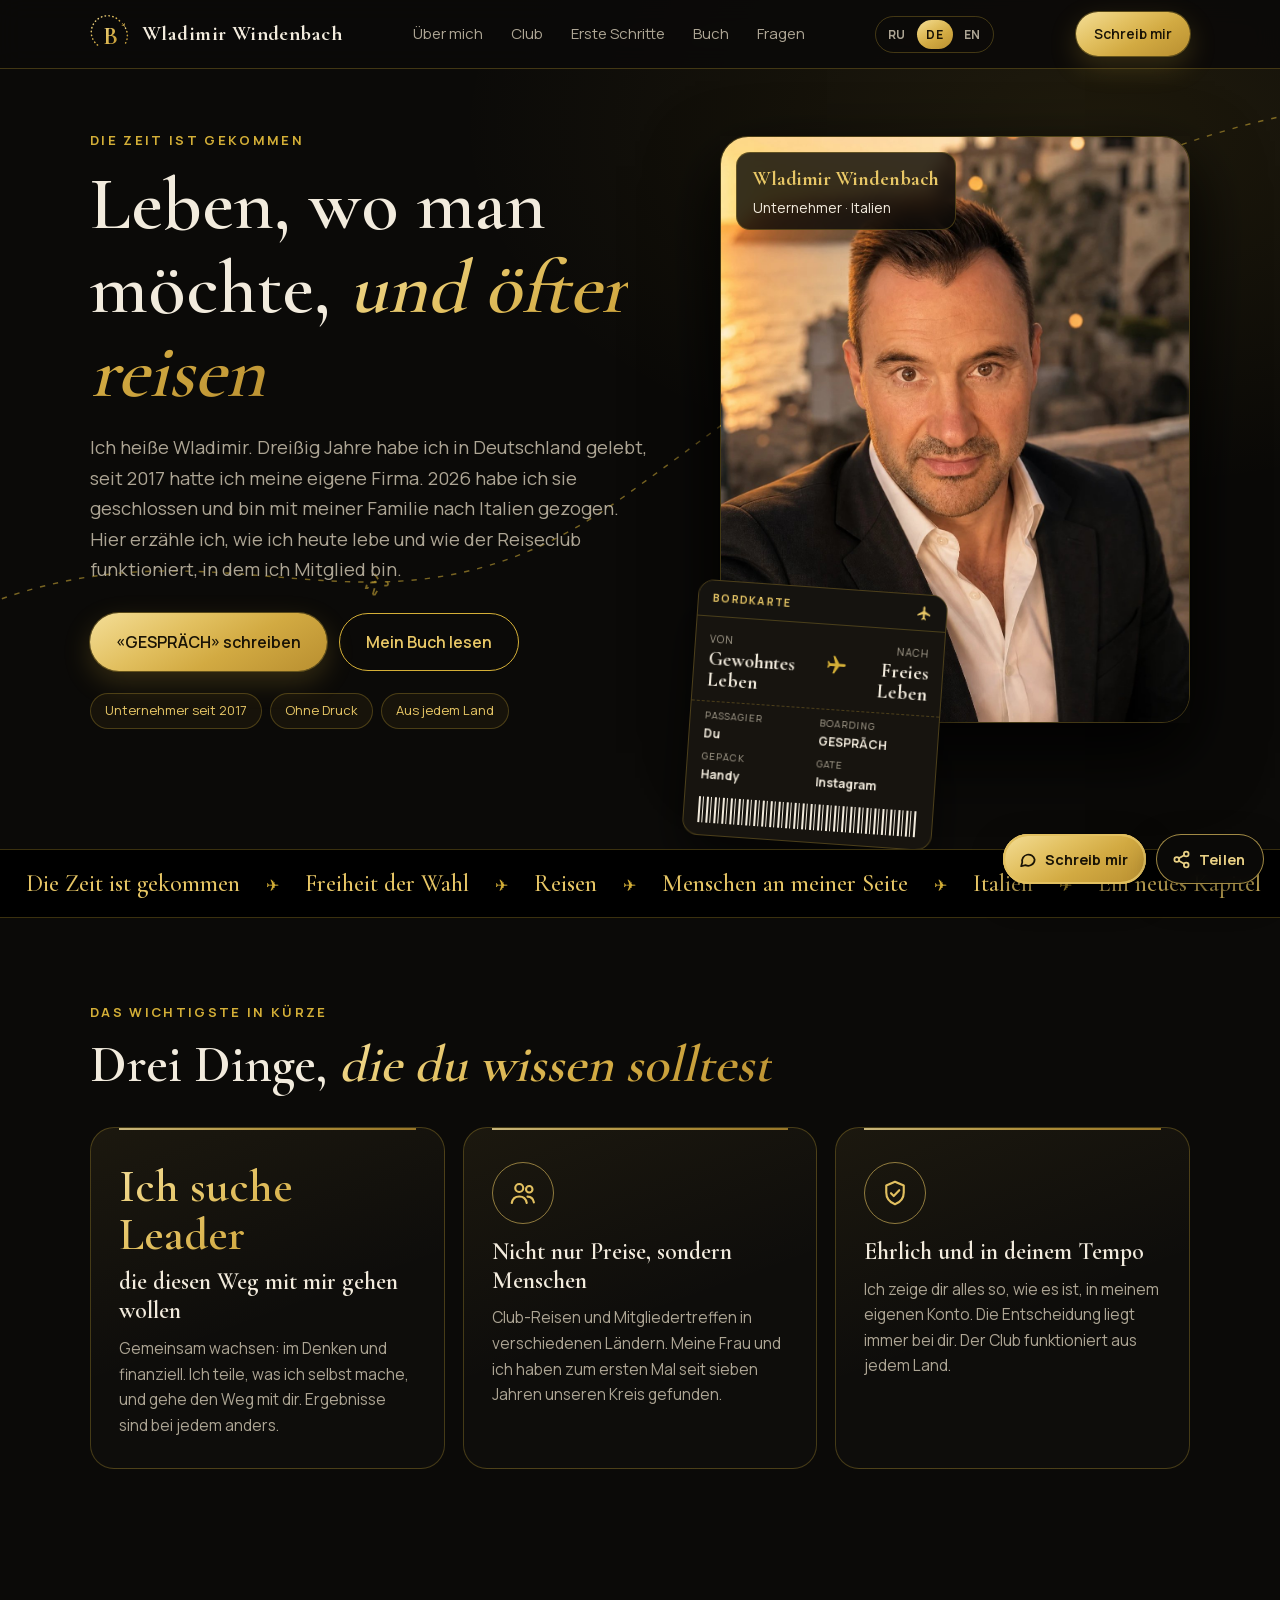
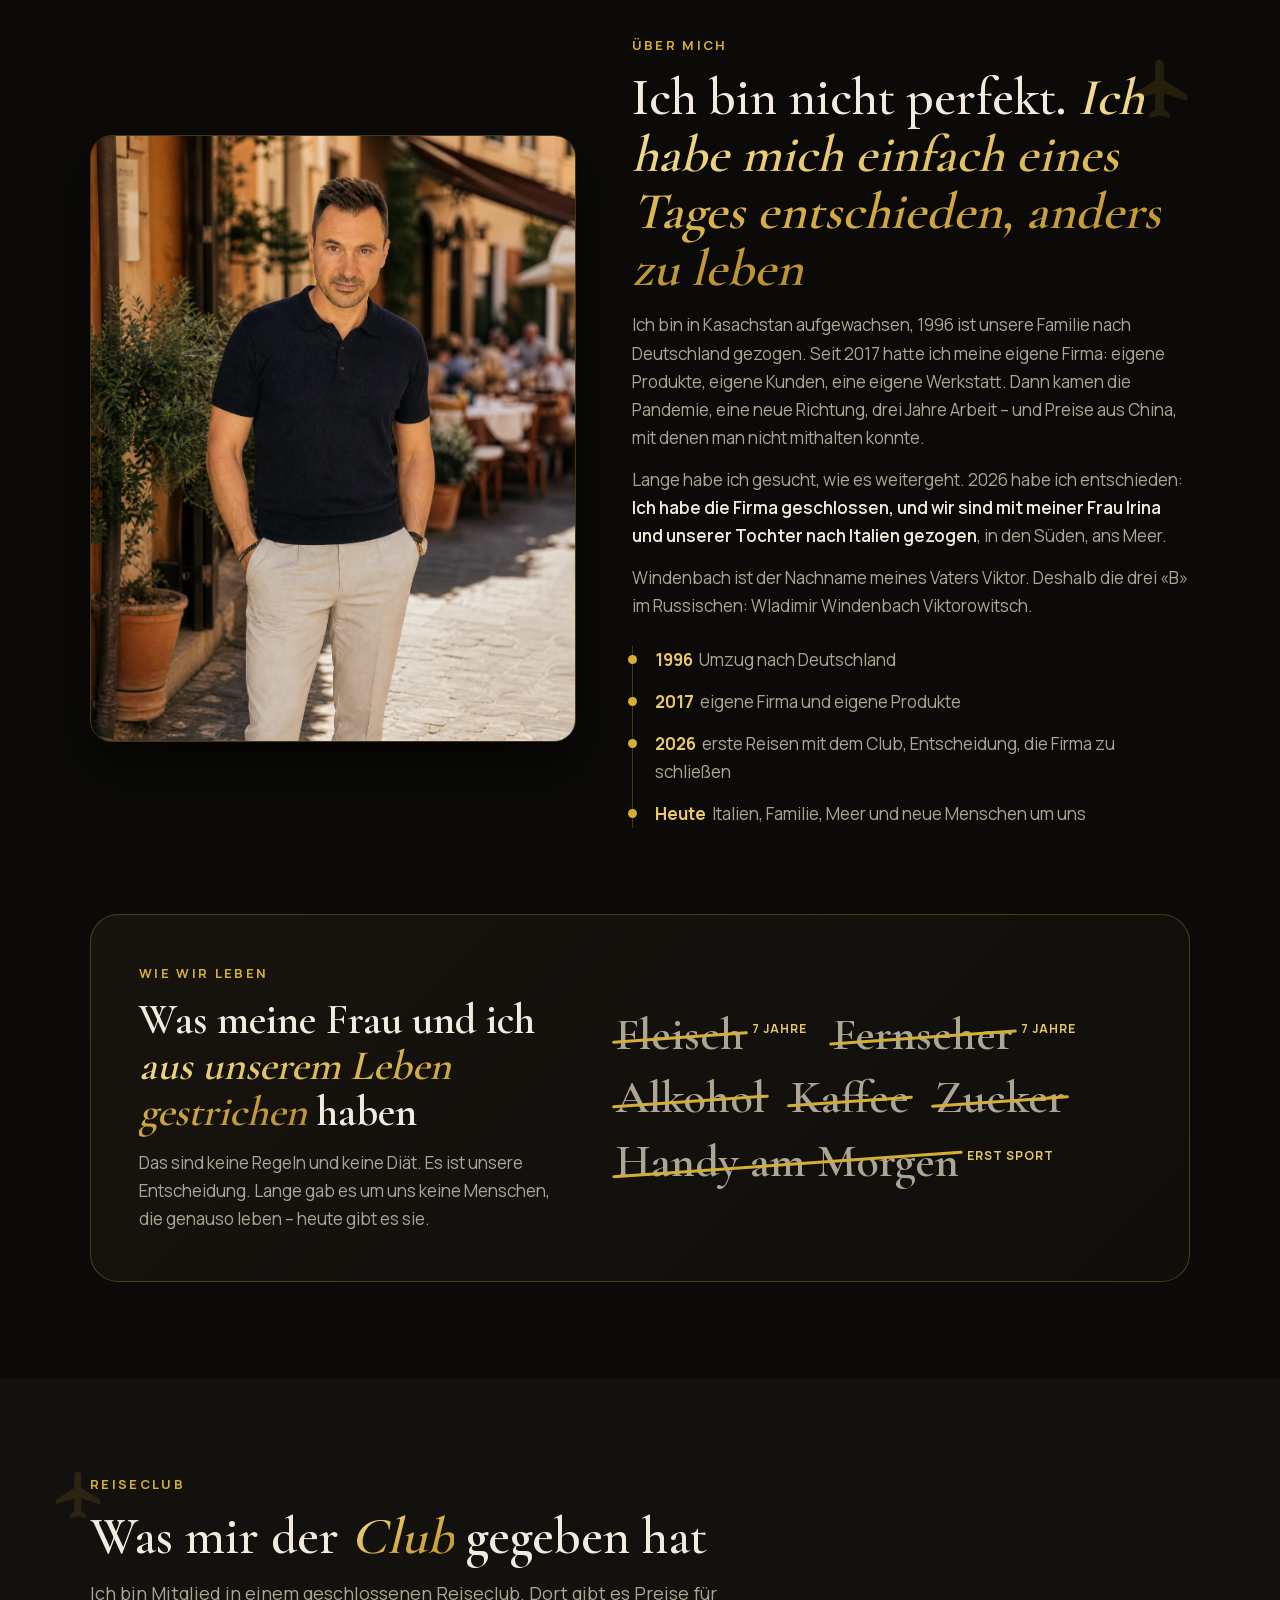
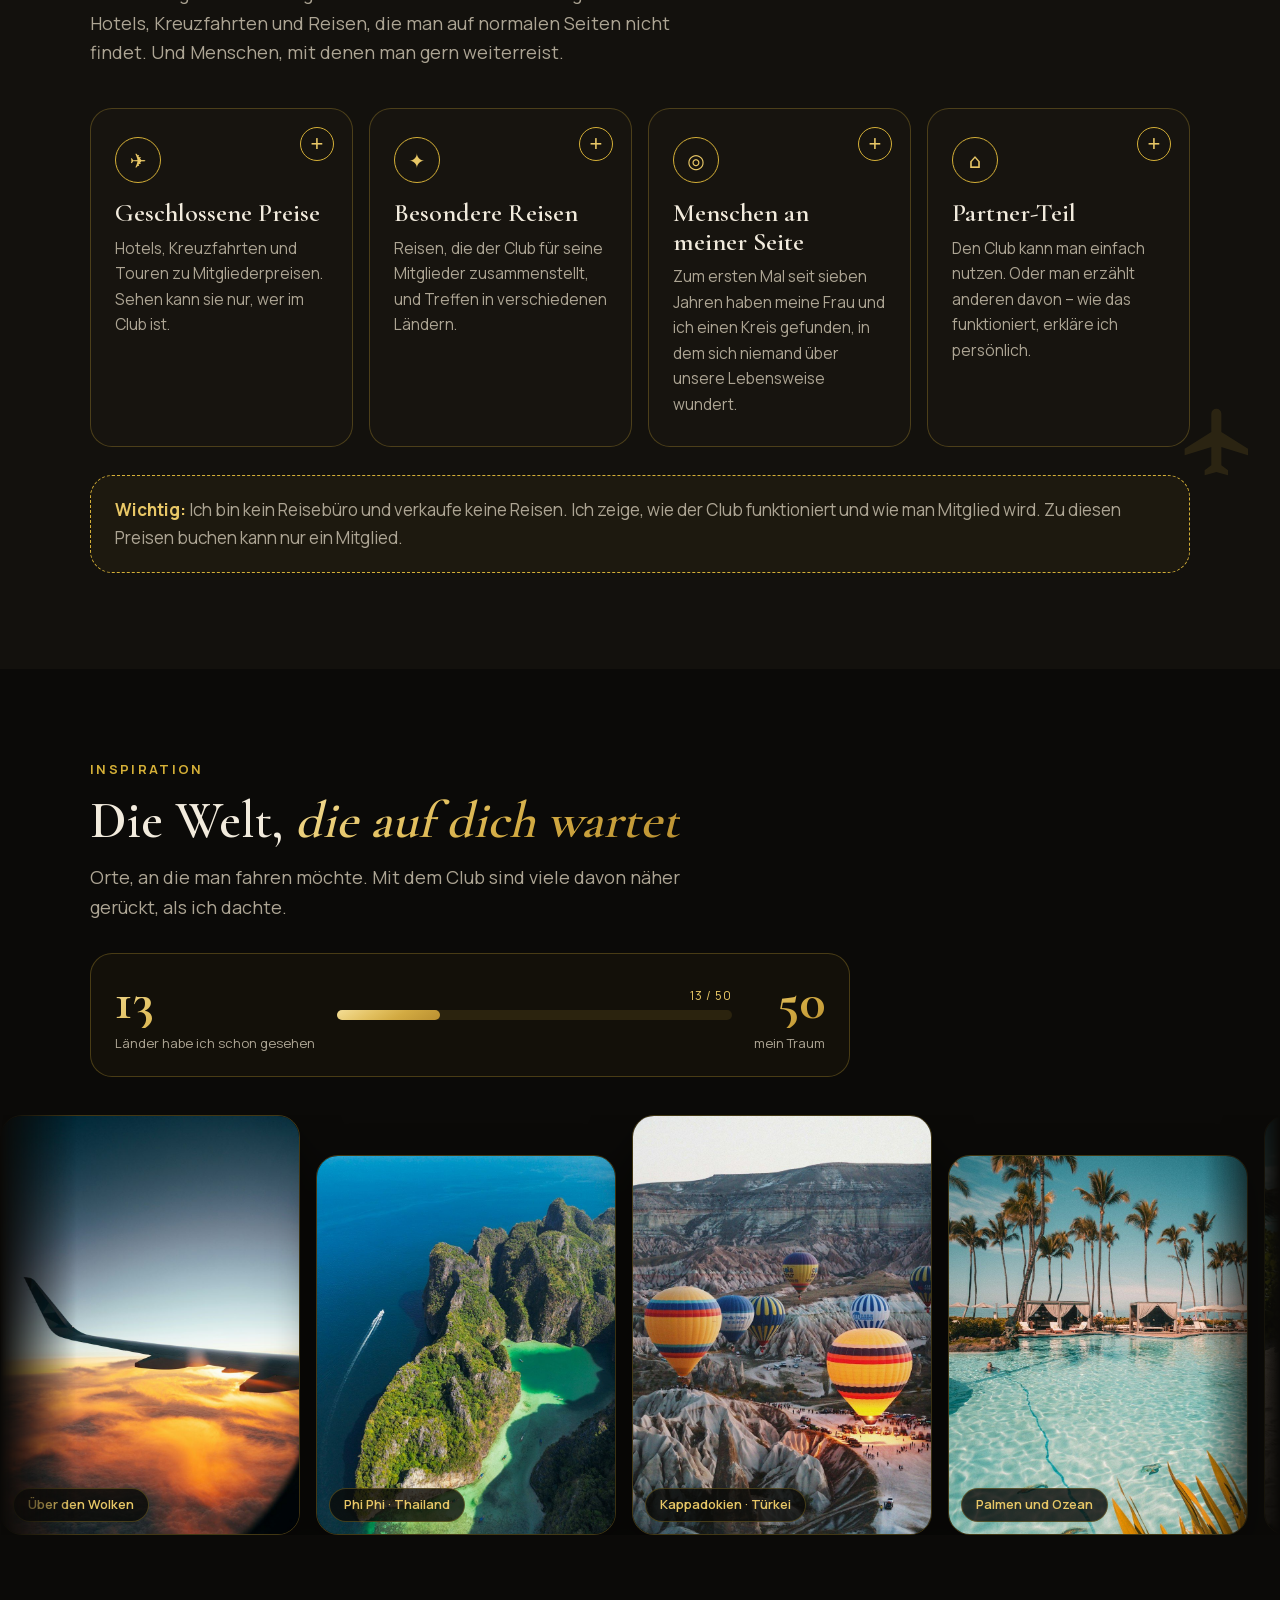
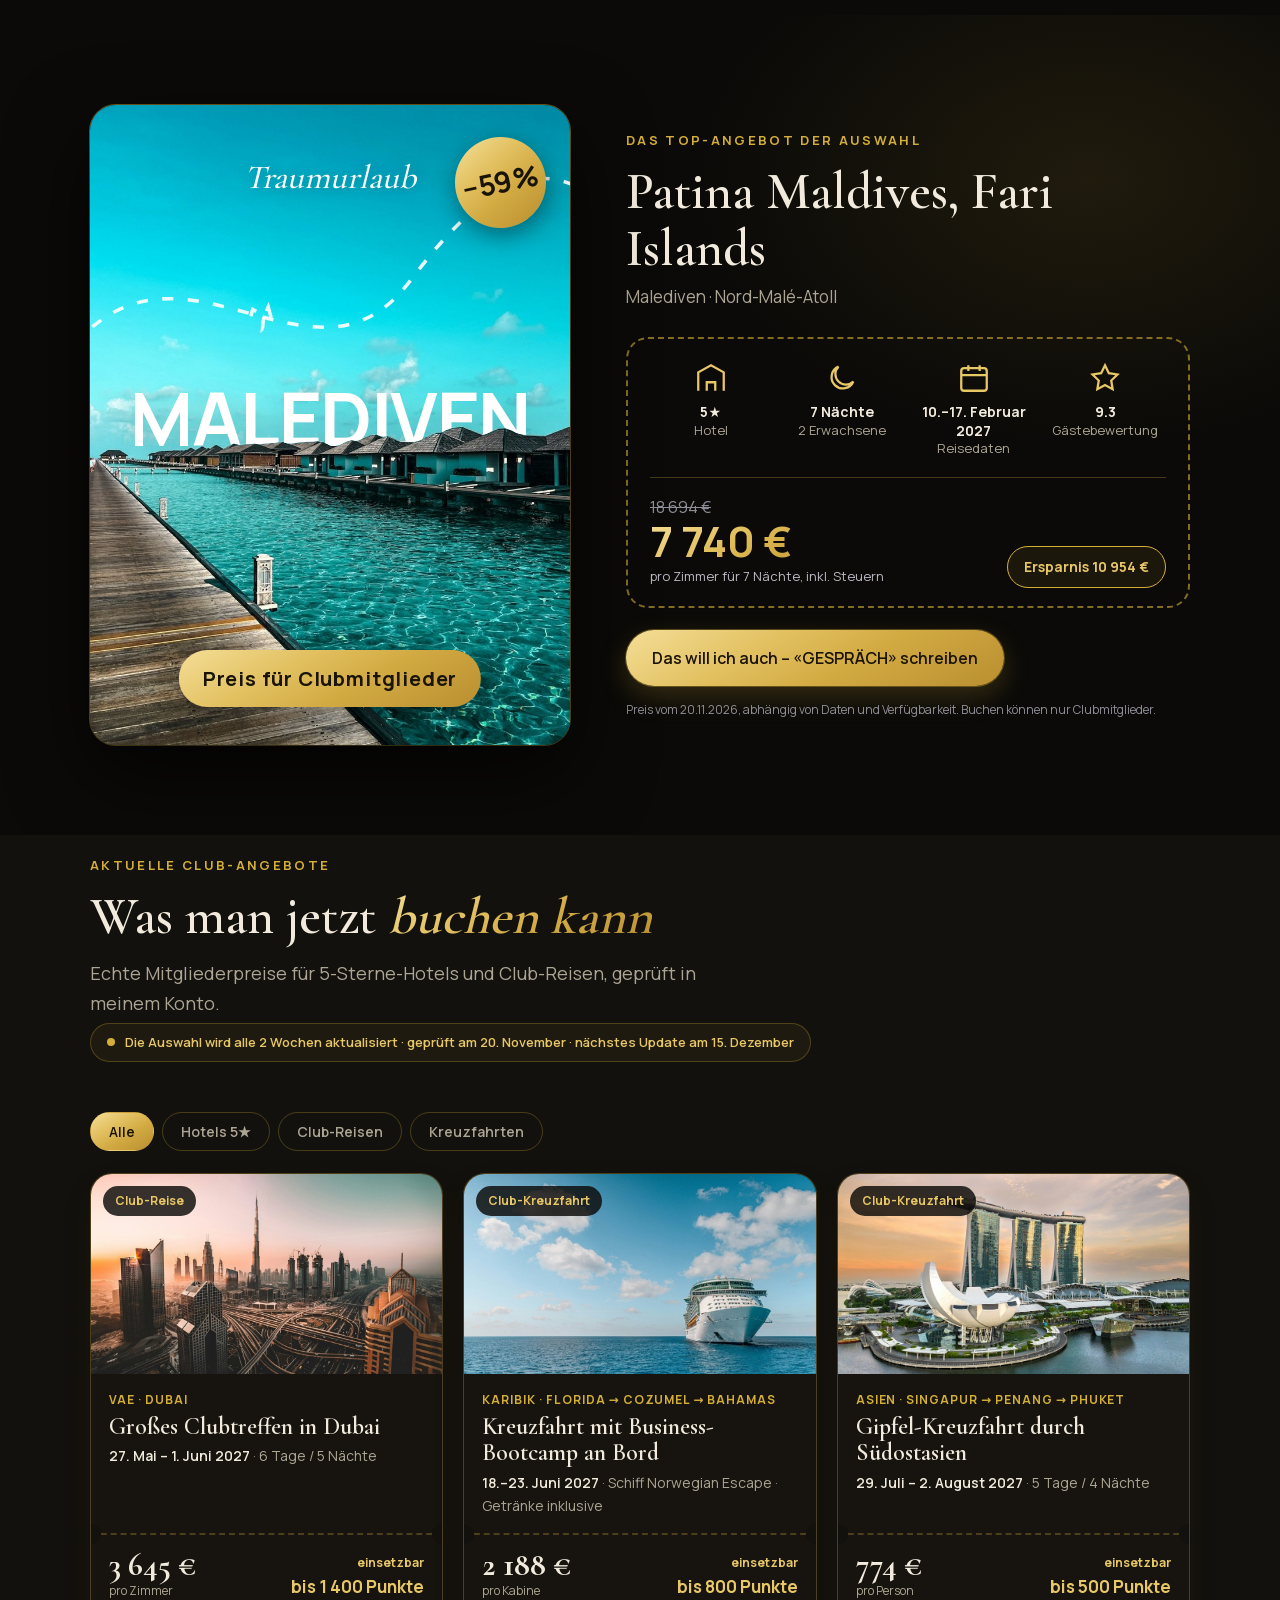
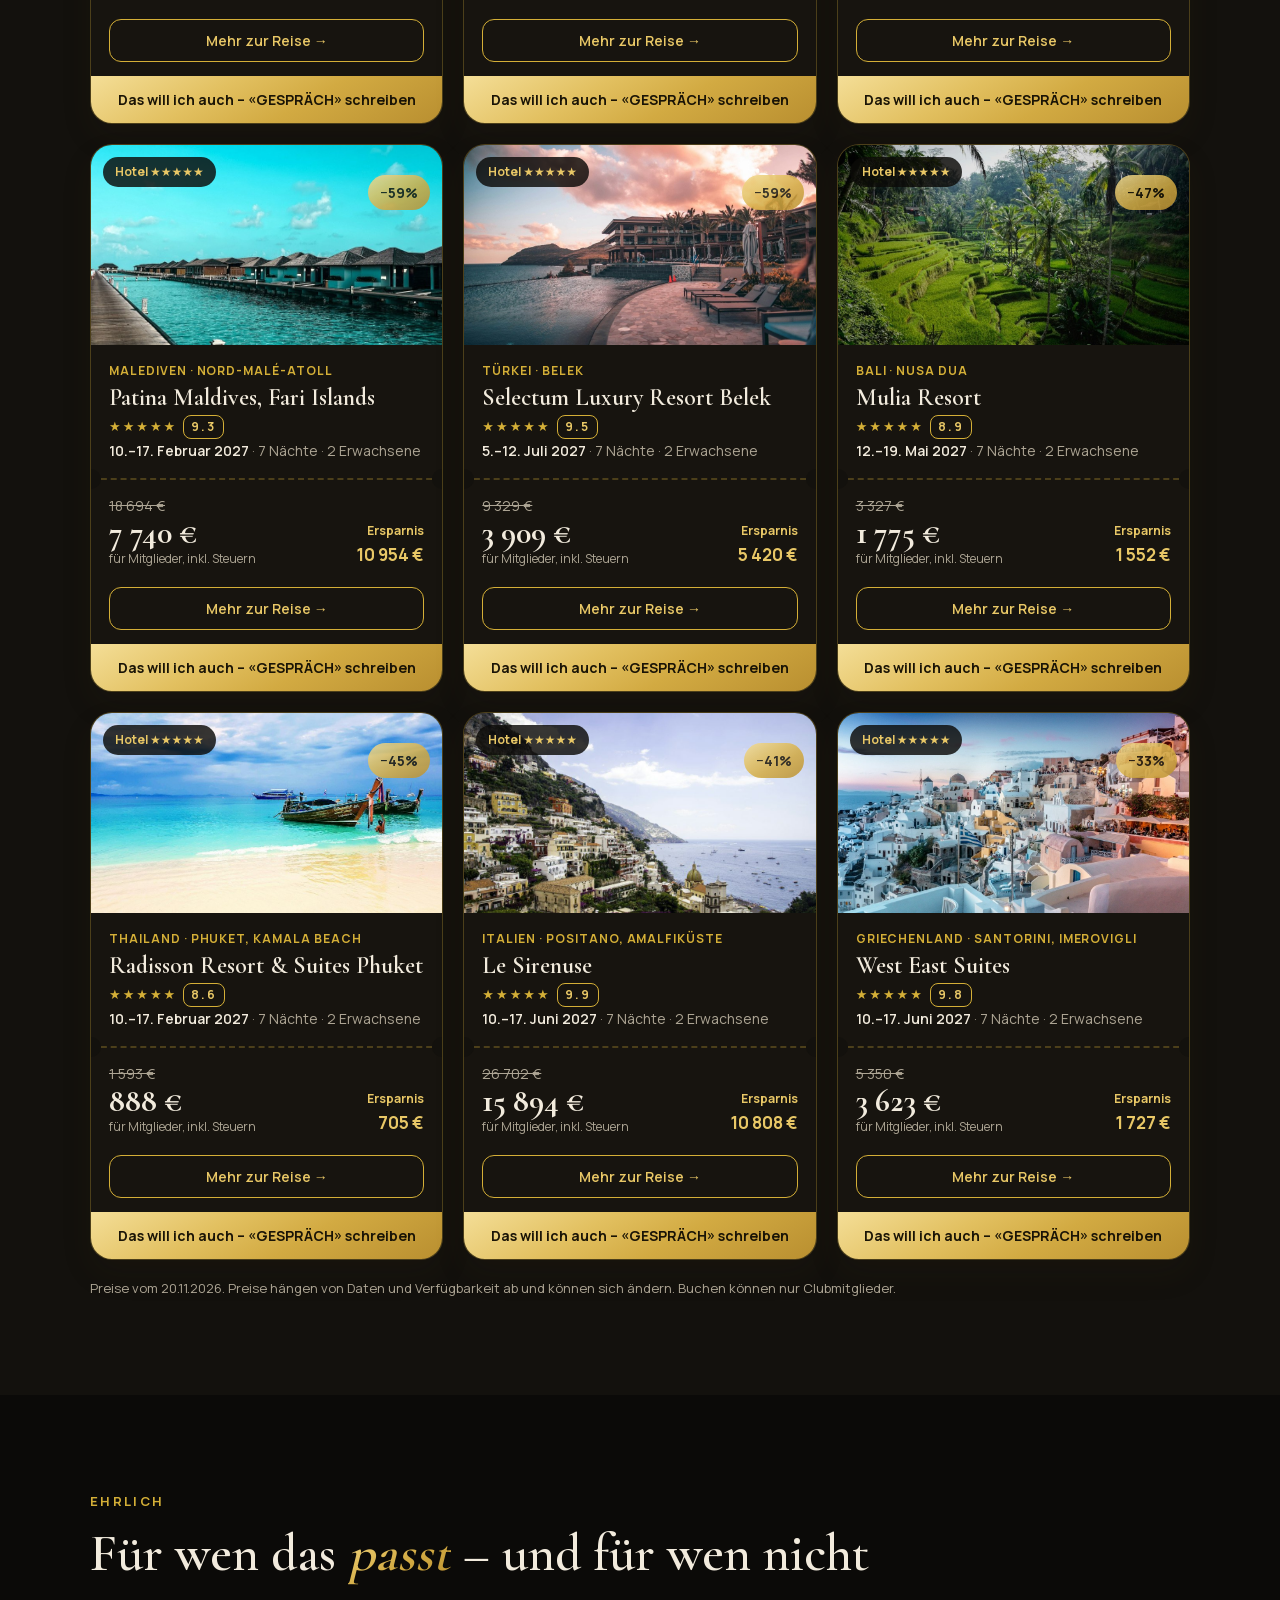
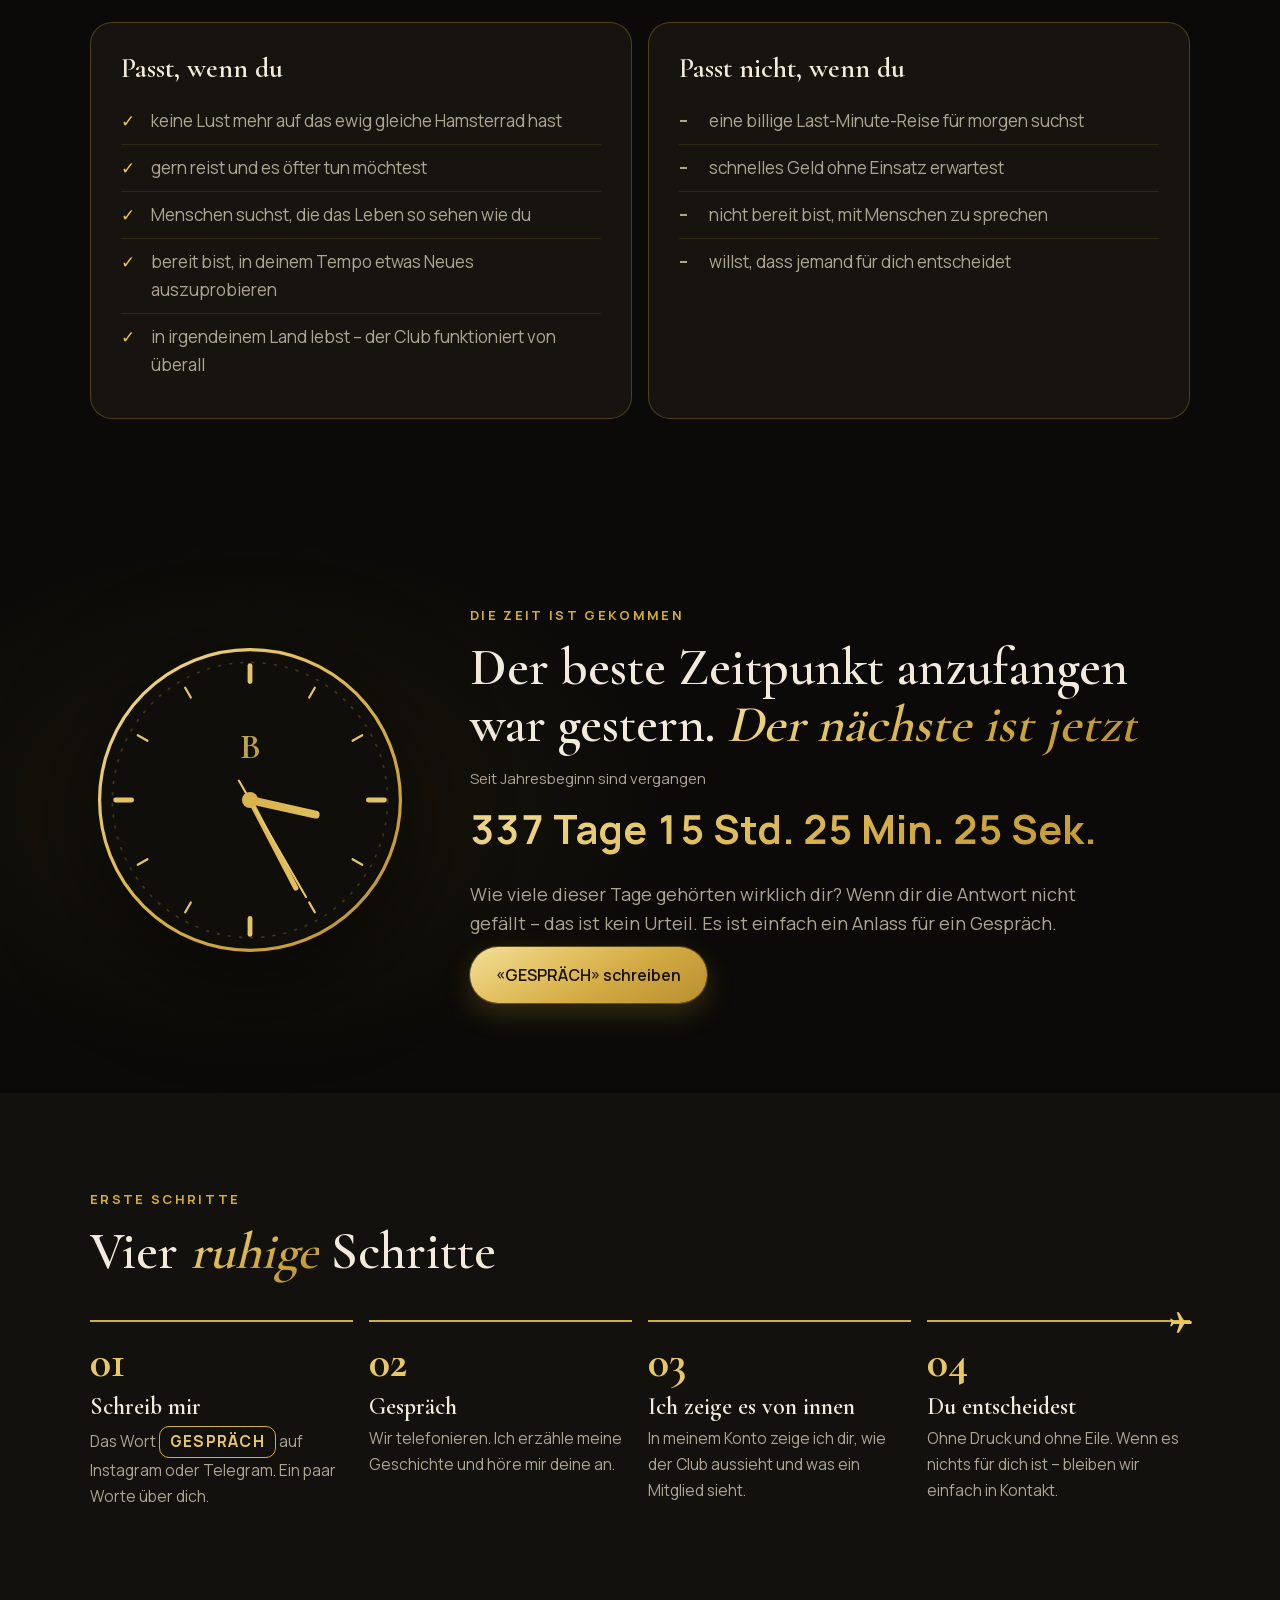
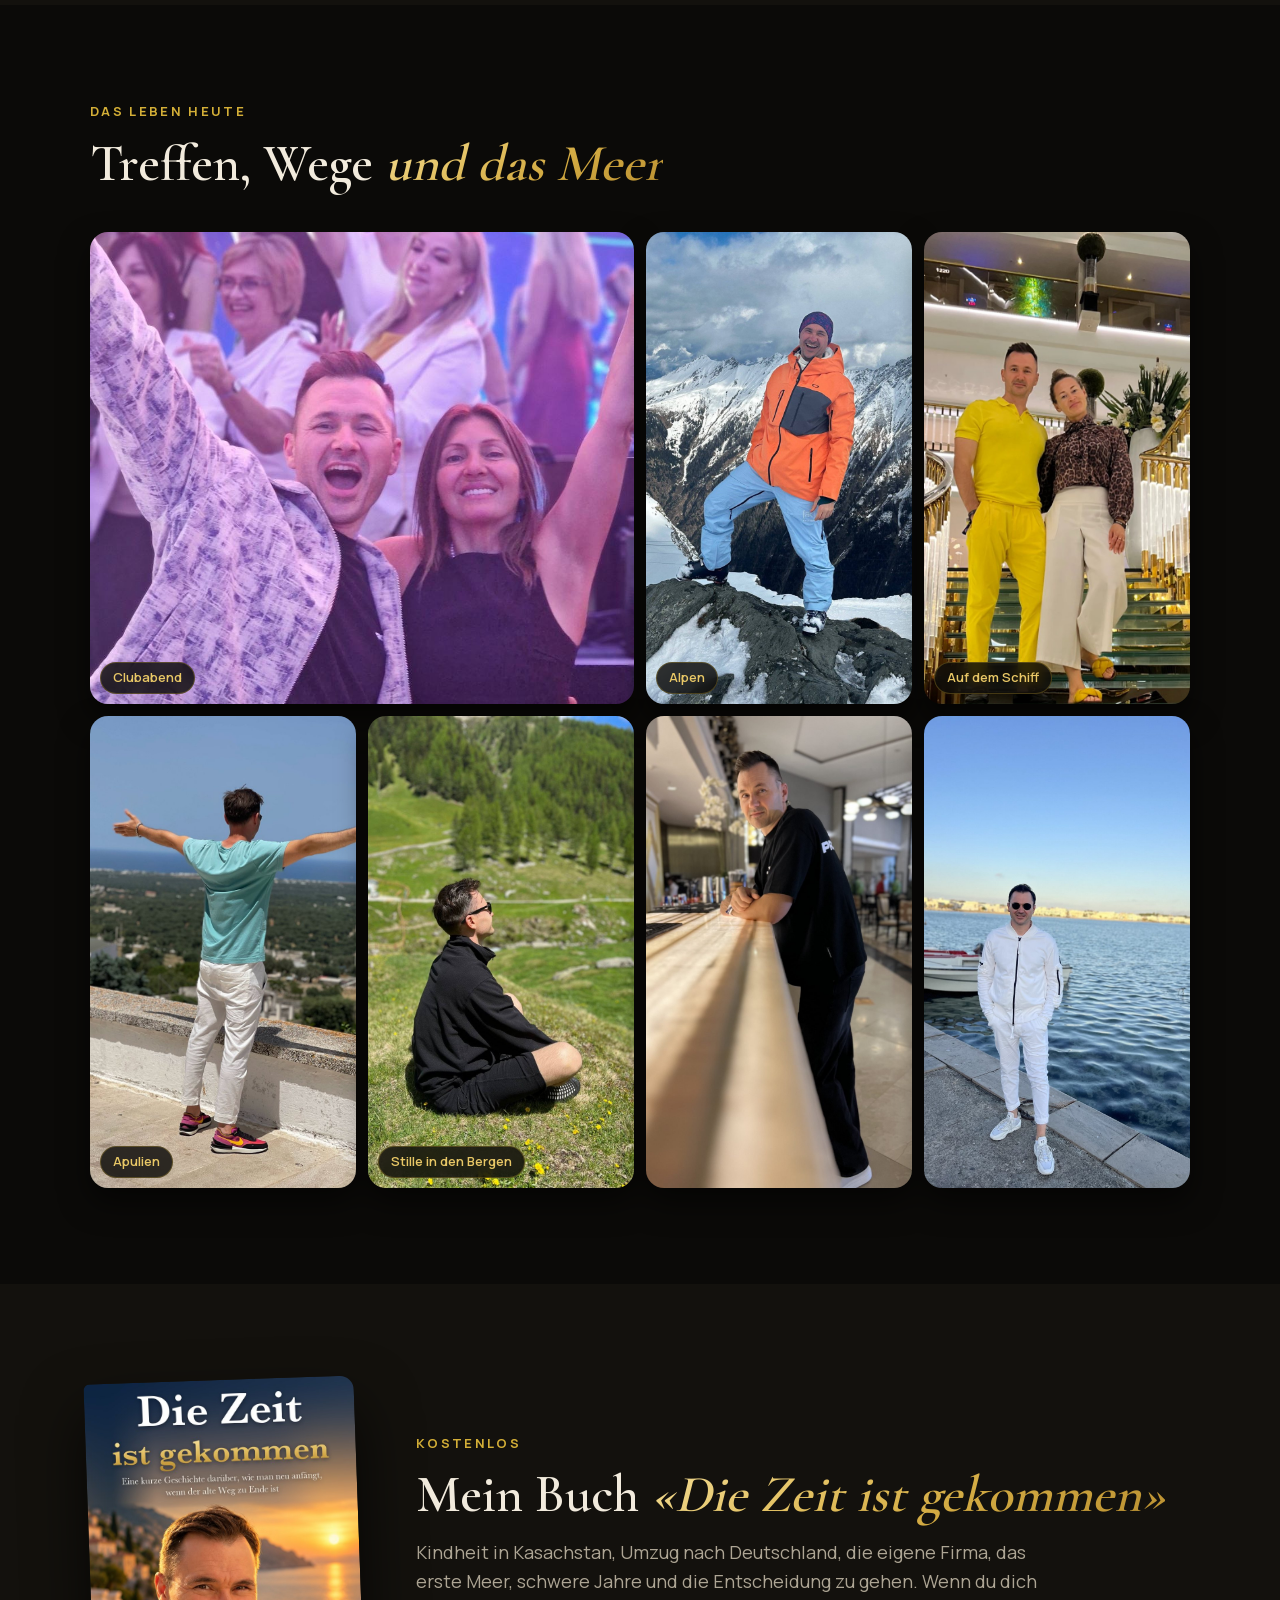
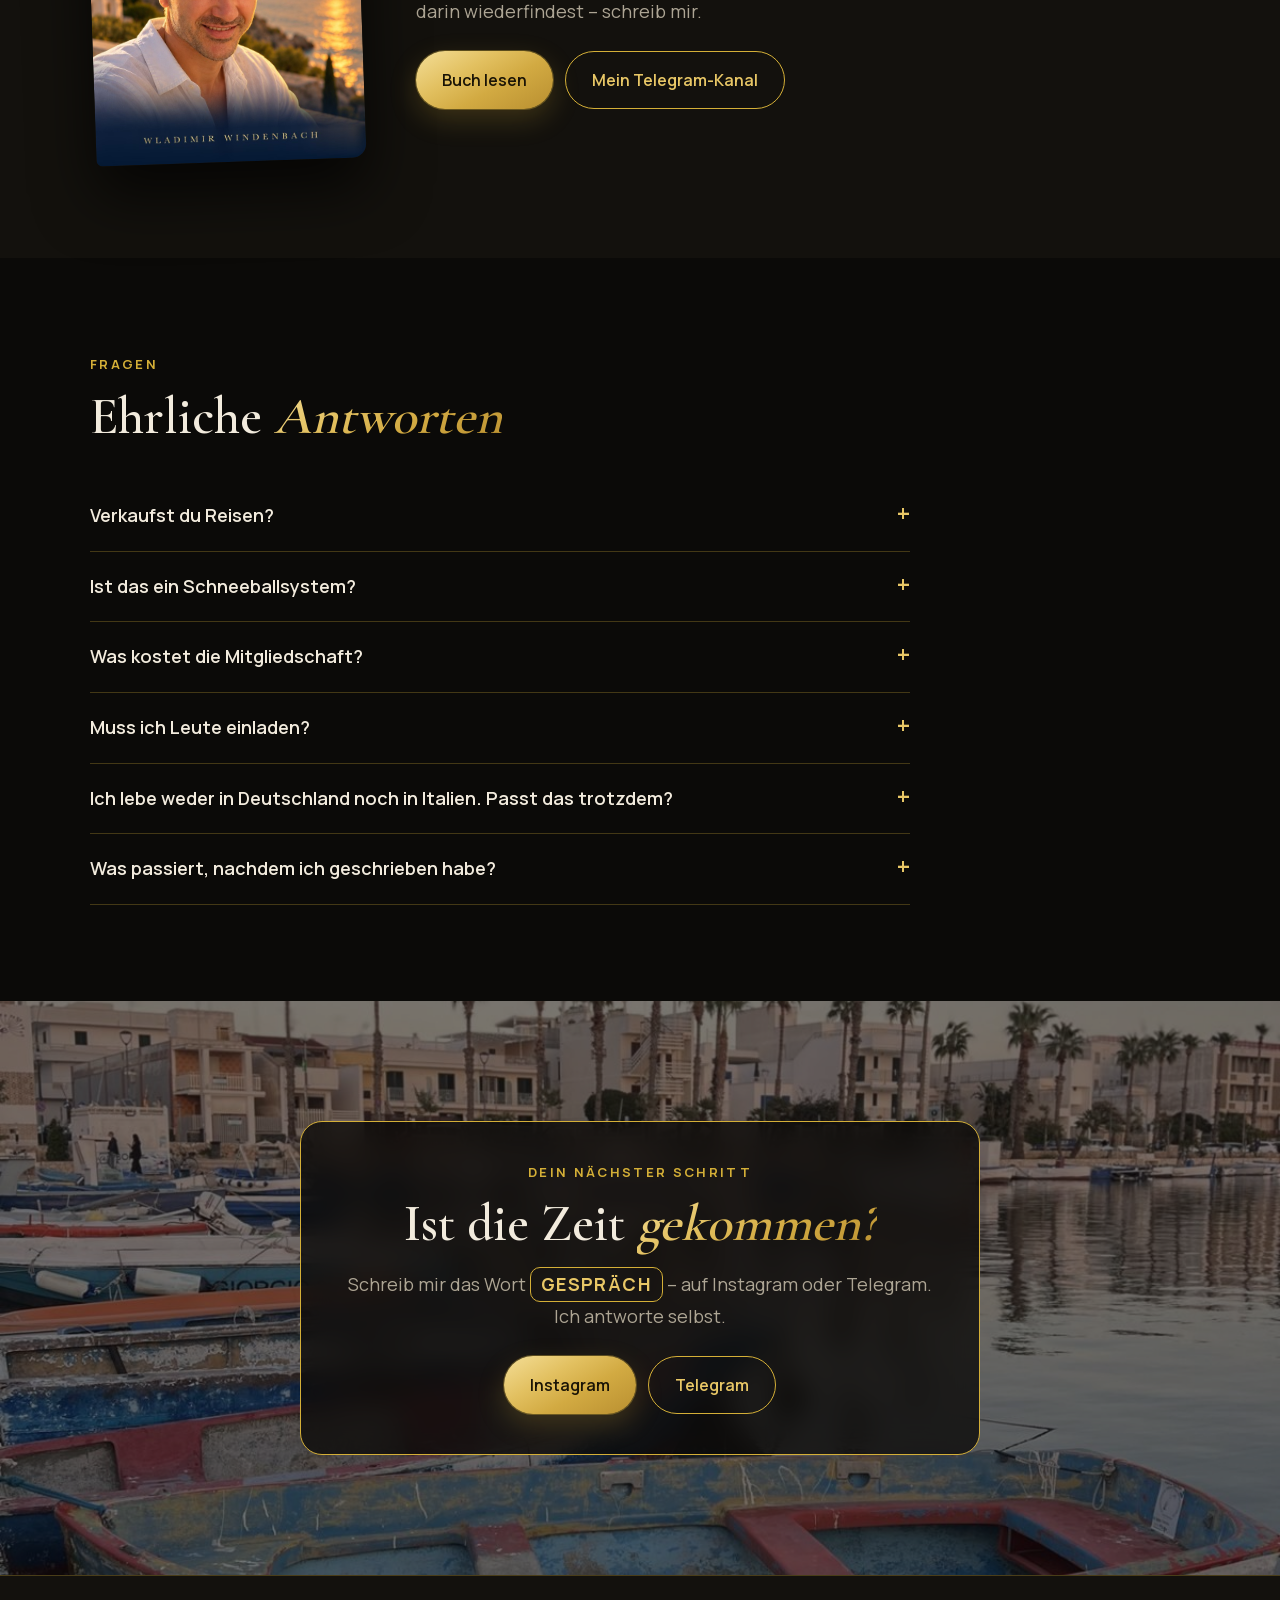
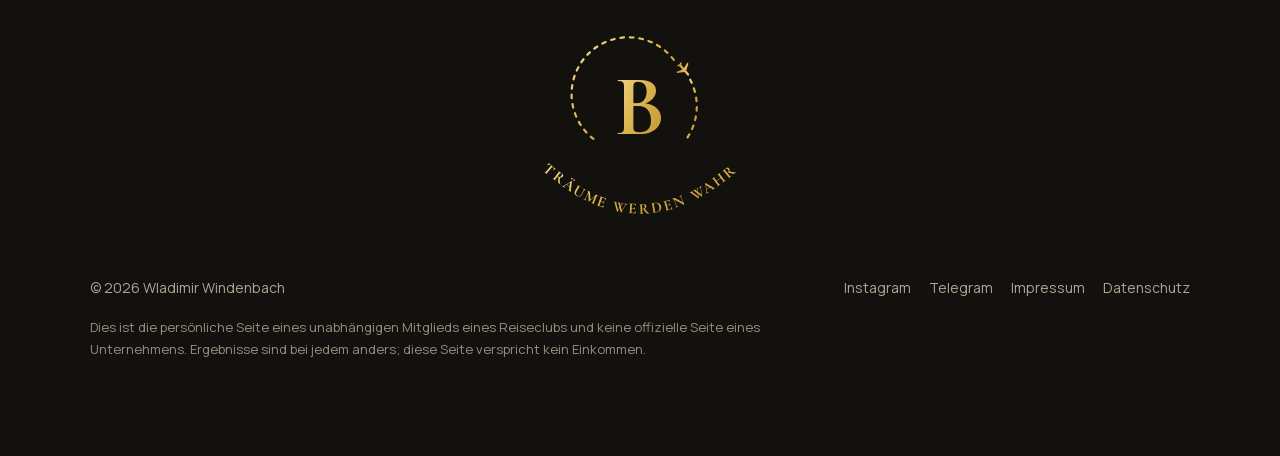
<file: de/index.html>
<!doctype html>
<html lang="de">
<head>
<meta charset="utf-8">
<meta name="viewport" content="width=device-width, initial-scale=1">
<title>Wladimir Windenbach · Die Zeit ist gekommen</title>
<meta name="description" content="Leben in Italien und Reisen mit einem privaten Club. Echte Mitgliederpreise für 5-Sterne-Hotels und Club-Reisen.">
<link rel="canonical" href="https://windenbach.com/?lang=de">
<meta property="og:type" content="website">
<meta property="og:site_name" content="Wladimir Windenbach">
<meta property="og:url" content="https://windenbach.com/de/">
<meta property="og:title" content="Wladimir Windenbach · Die Zeit ist gekommen">
<meta property="og:description" content="Leben in Italien und Reisen mit einem privaten Club. Echte Mitgliederpreise für 5-Sterne-Hotels und Club-Reisen.">
<meta property="og:image" content="https://windenbach.com/img/og-cover-de.jpg">
<meta property="og:image:width" content="1200">
<meta property="og:image:height" content="630">
<meta property="og:locale" content="de_DE">
<meta name="twitter:card" content="summary_large_image">
<meta name="theme-color" content="#0B0A08">
<link rel="icon" href="../img/favicon-32.png" sizes="32x32">
<script>try{localStorage.setItem('ww-lang','de')}catch(e){}location.replace('/?lang=de'+location.hash);</script>
<style>body{margin:0;min-height:100vh;display:grid;place-items:center;background:#0B0A08;font:16px system-ui,sans-serif}a{color:#E2C060}</style>
</head>
<body><a href="/?lang=de">Weiter zur Seite →</a></body>
</html>
</file>
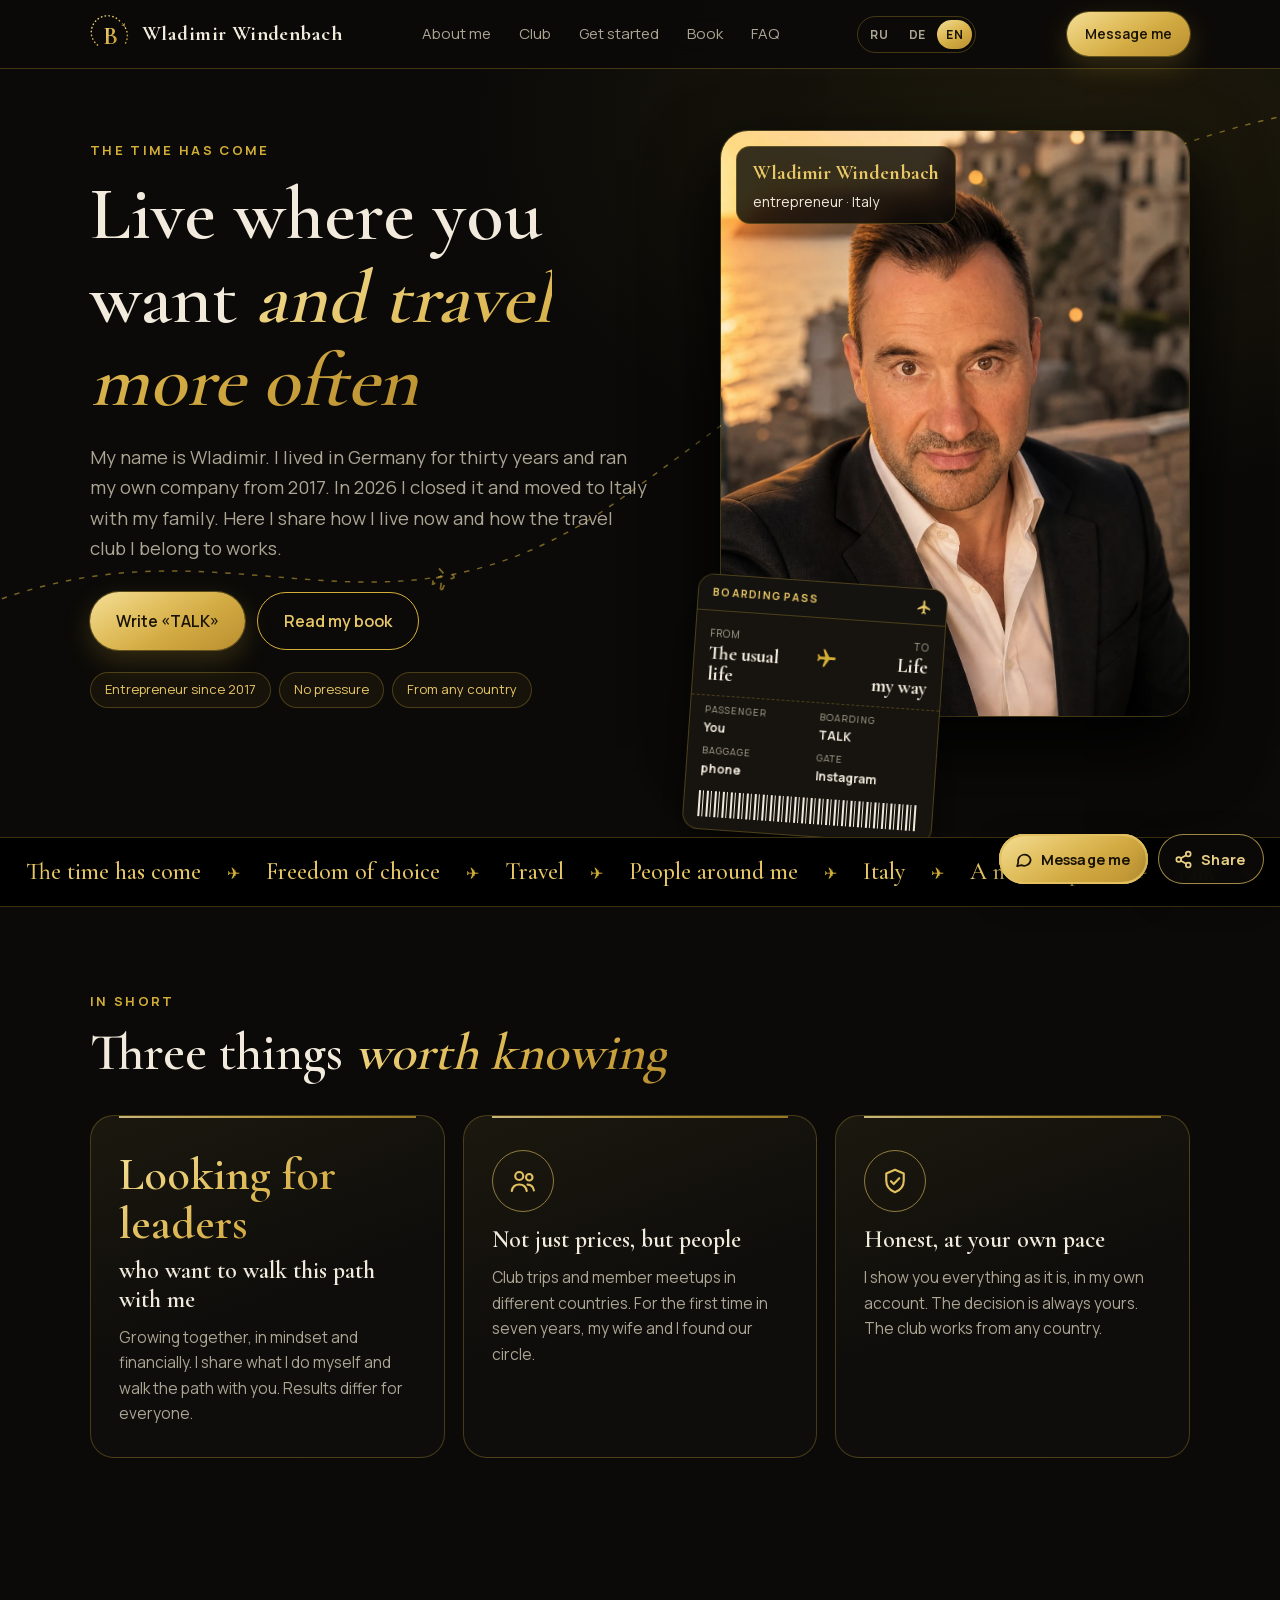
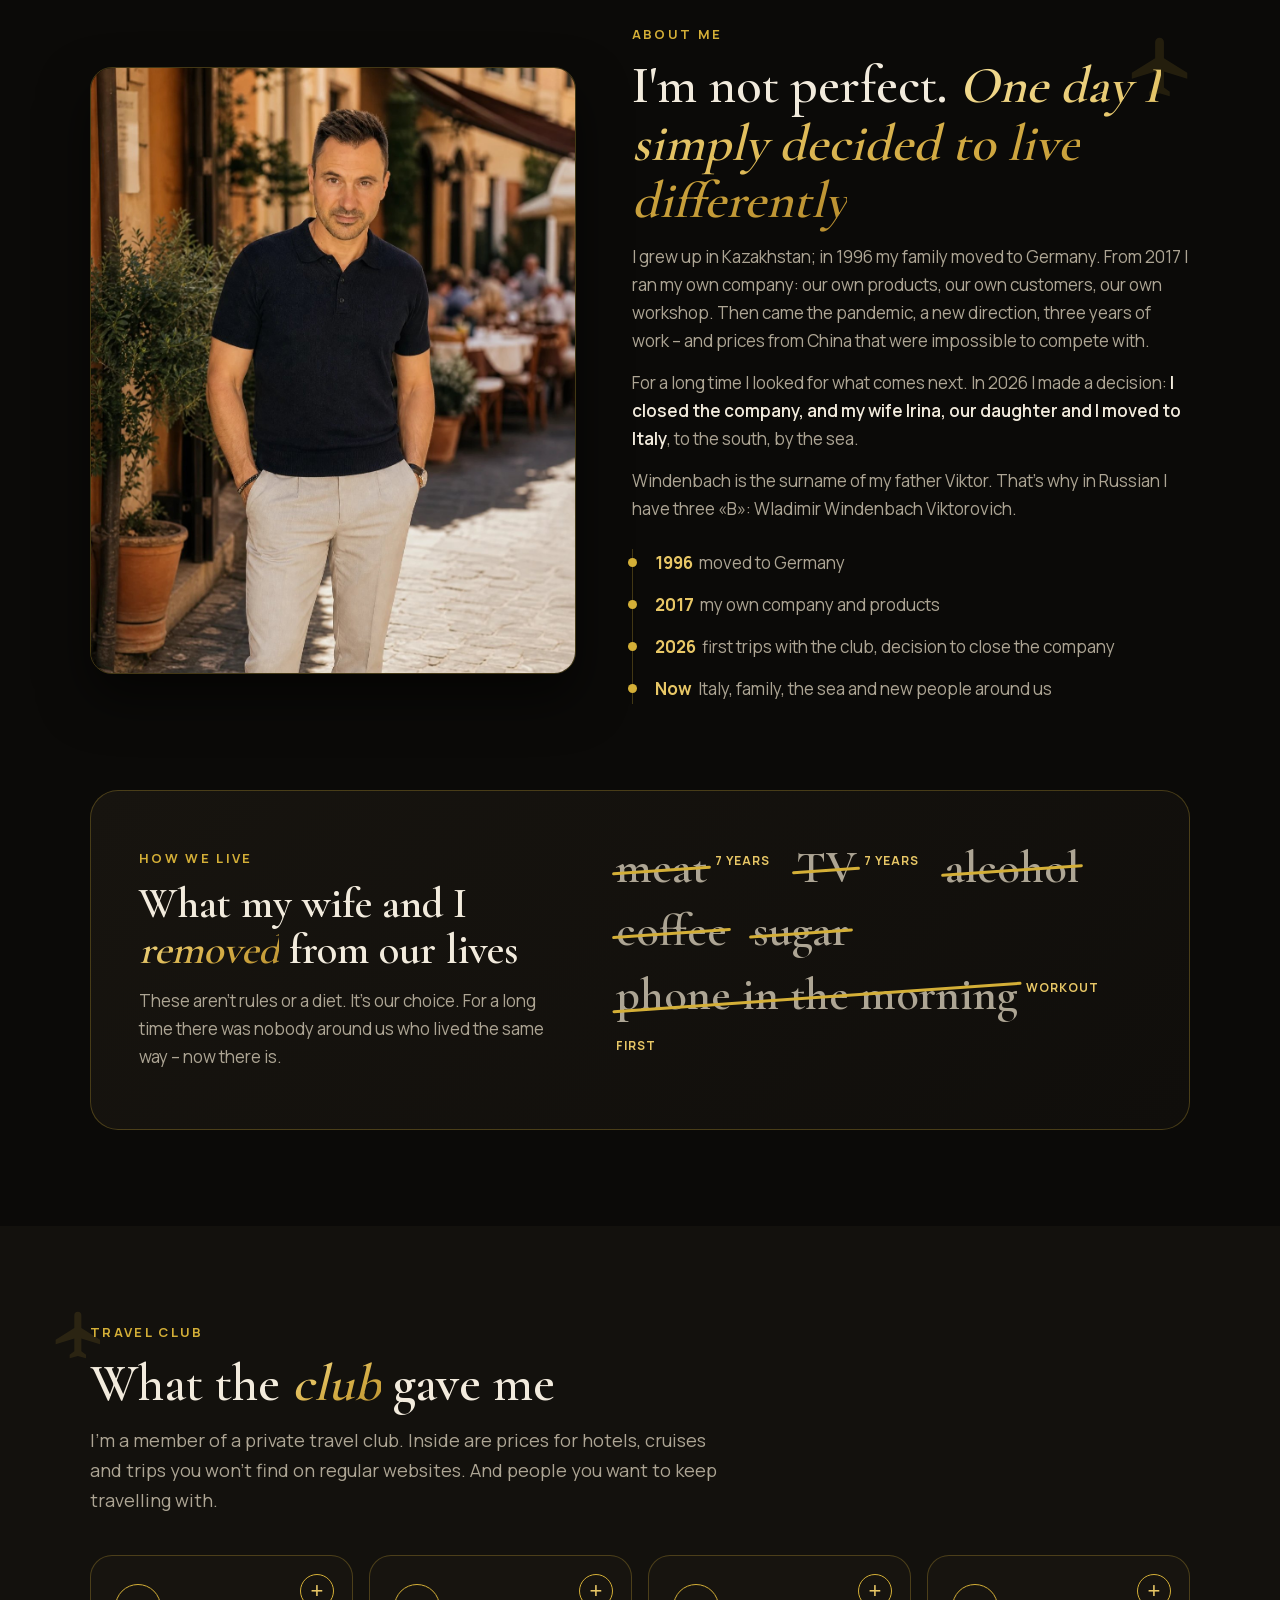
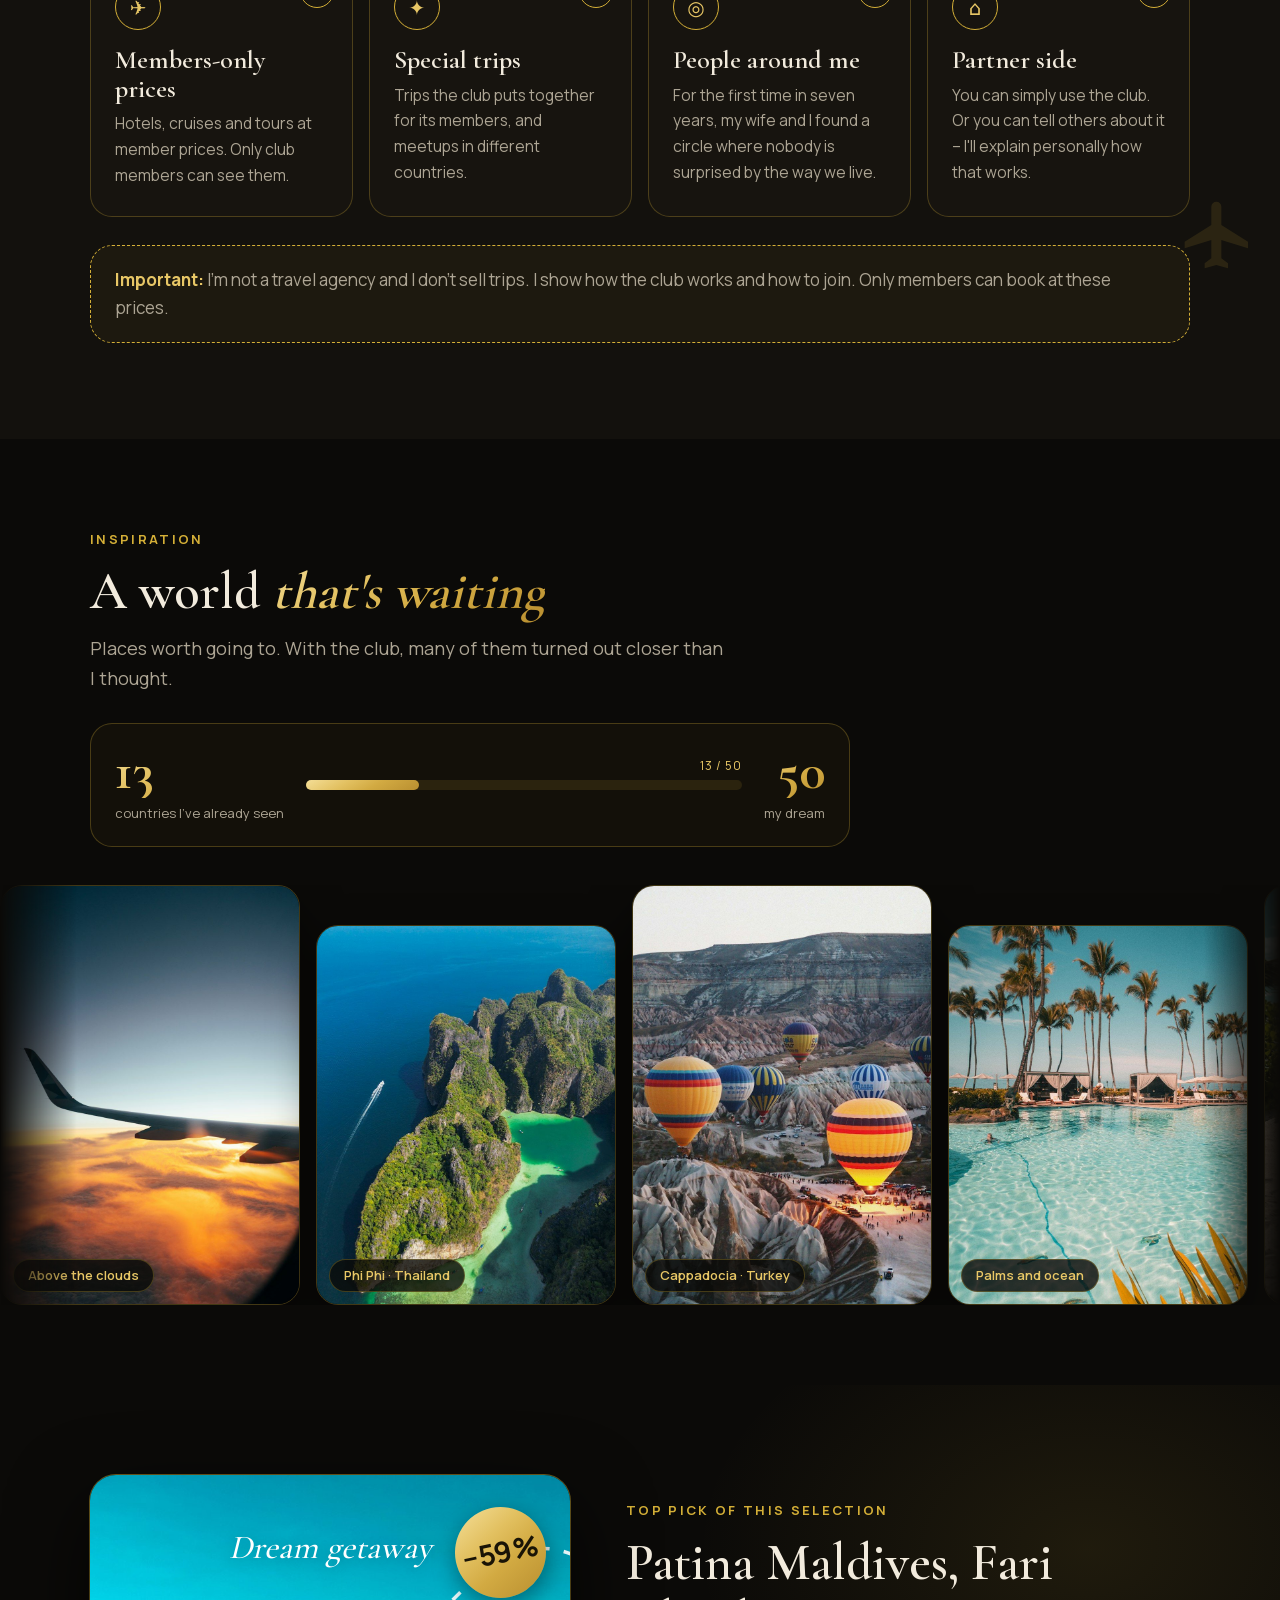
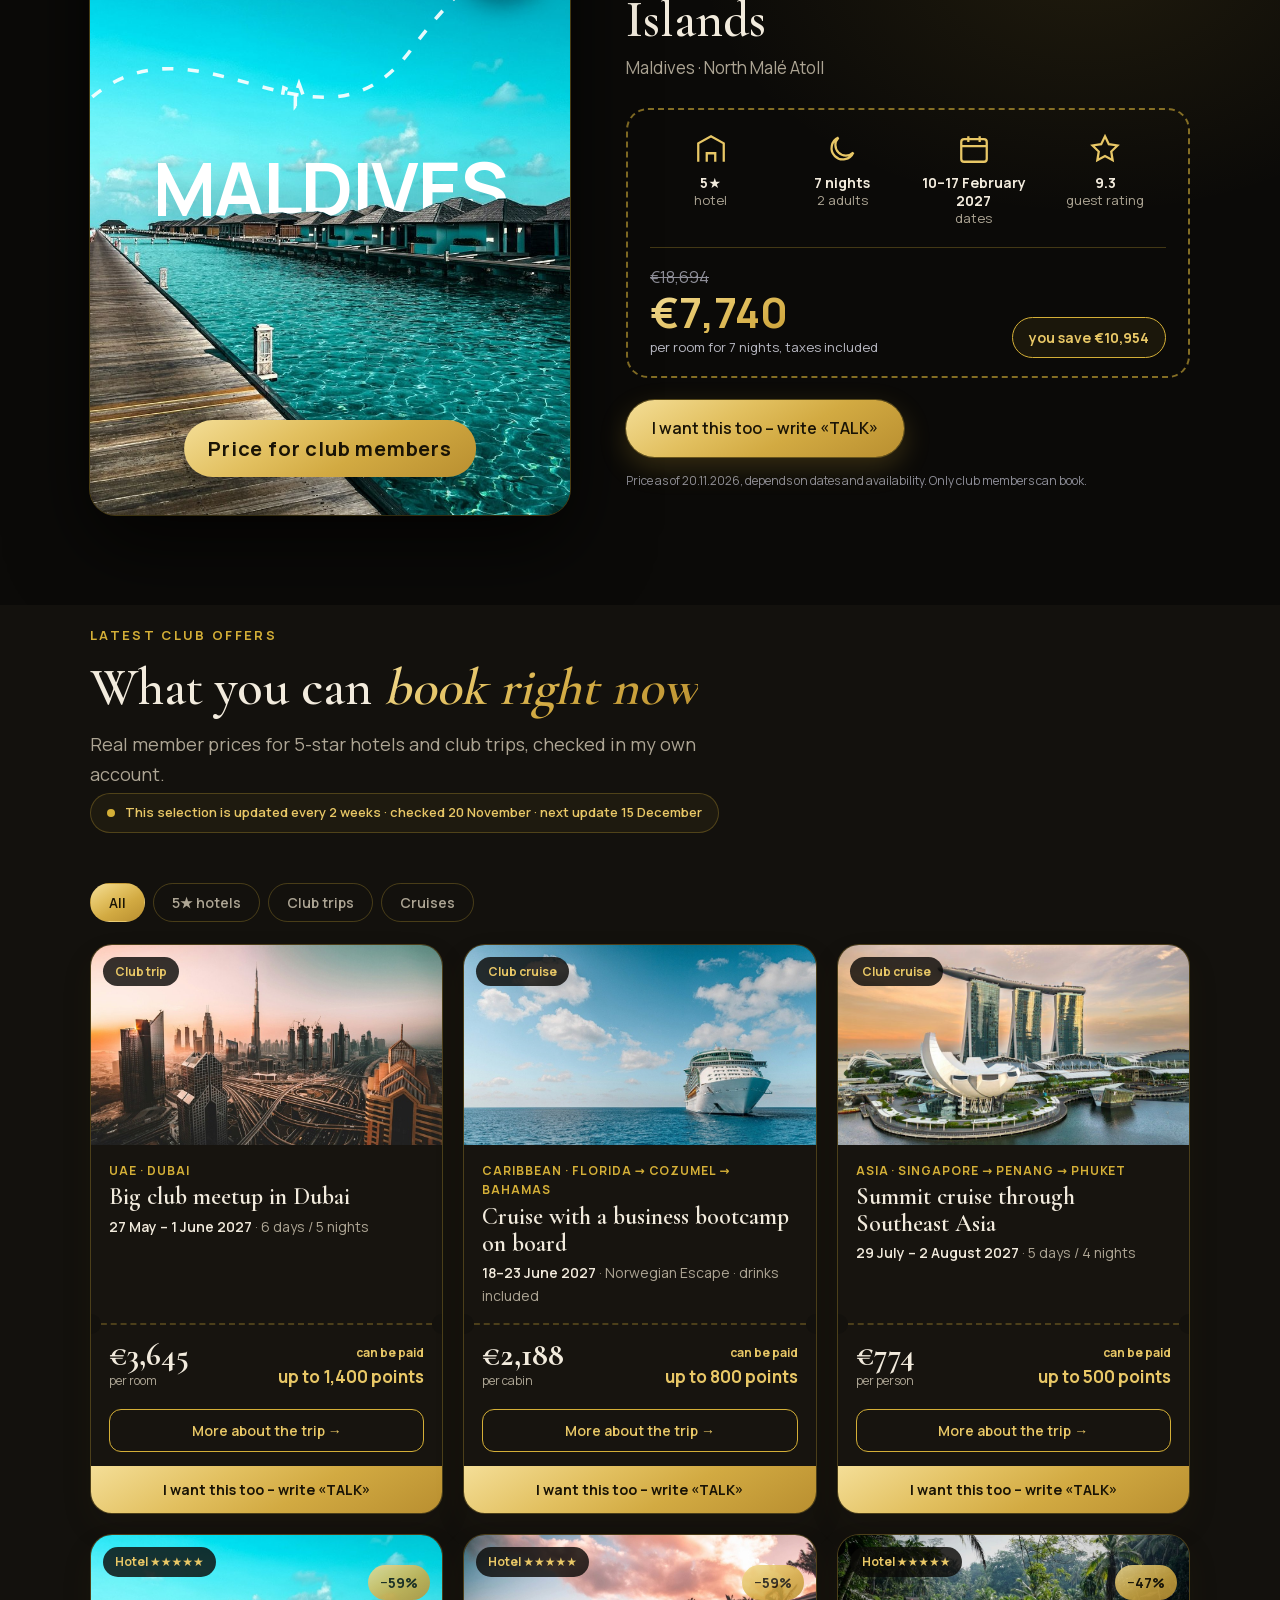
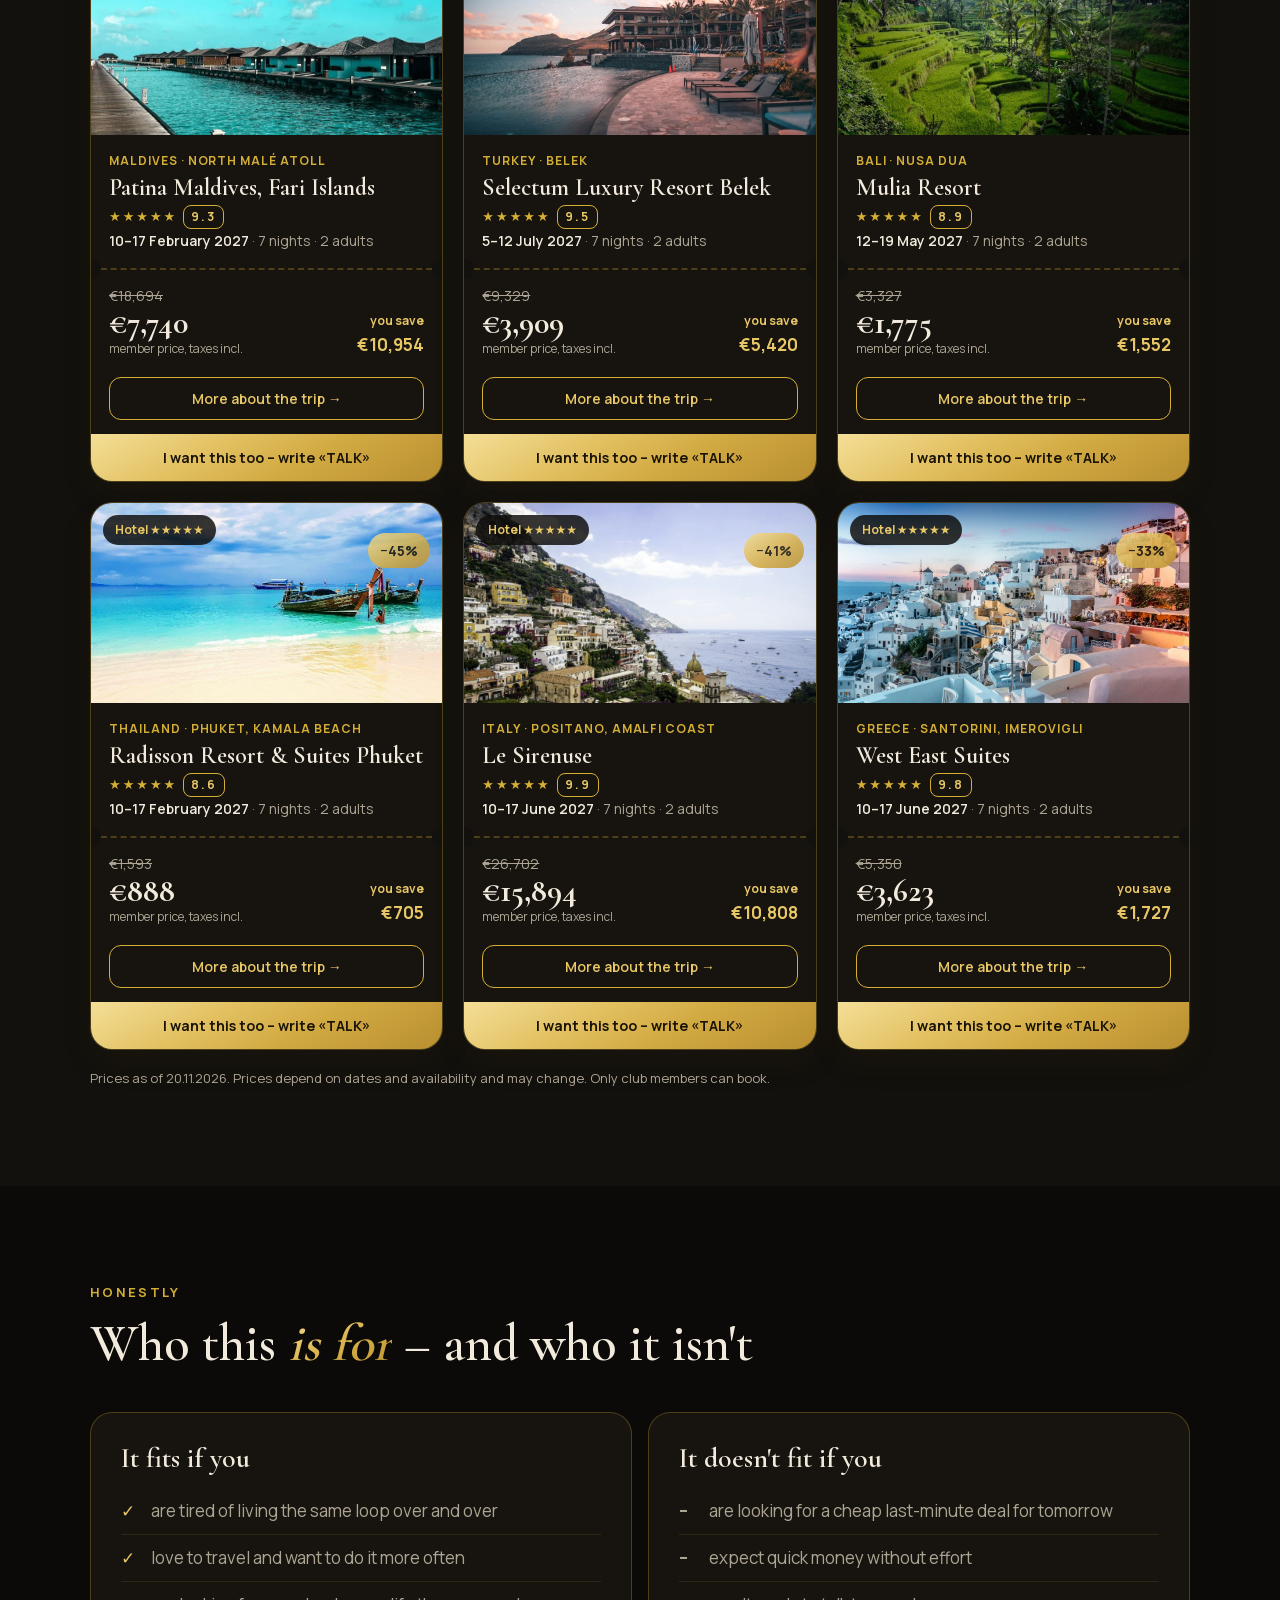
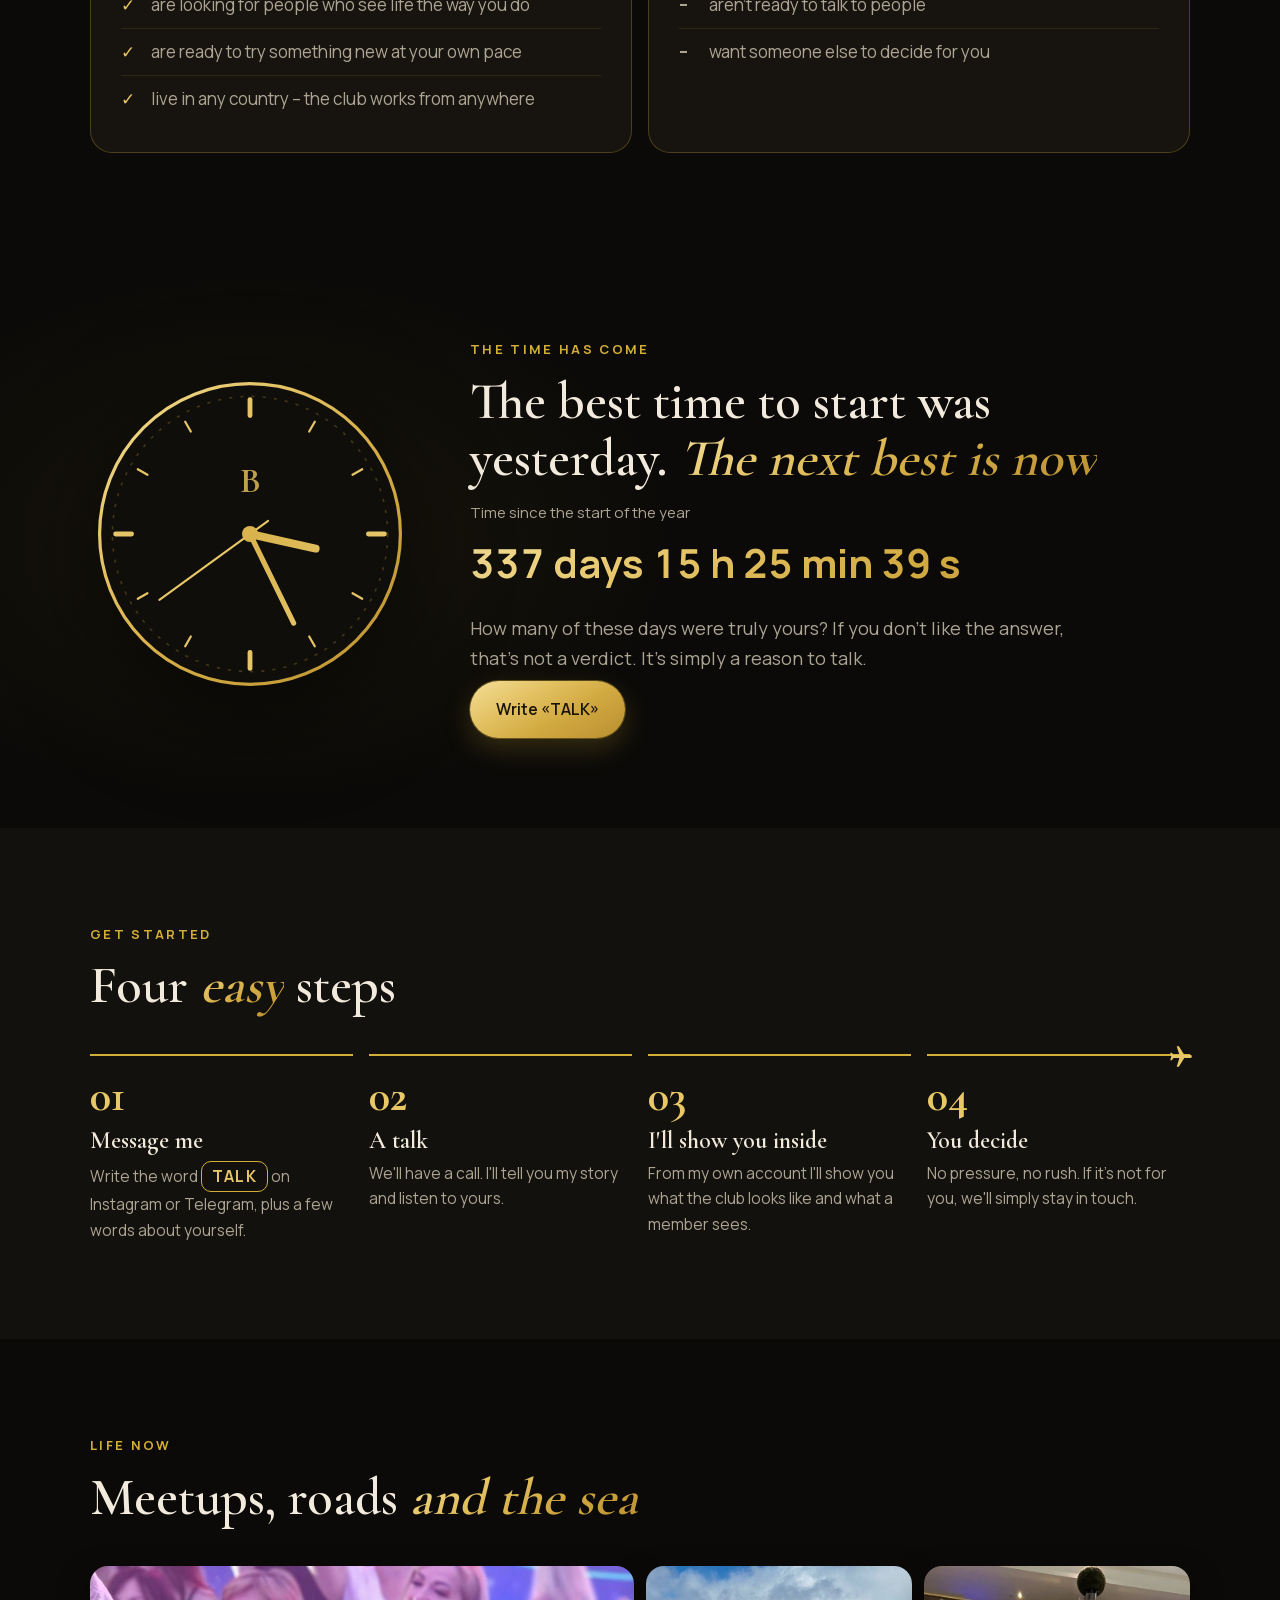
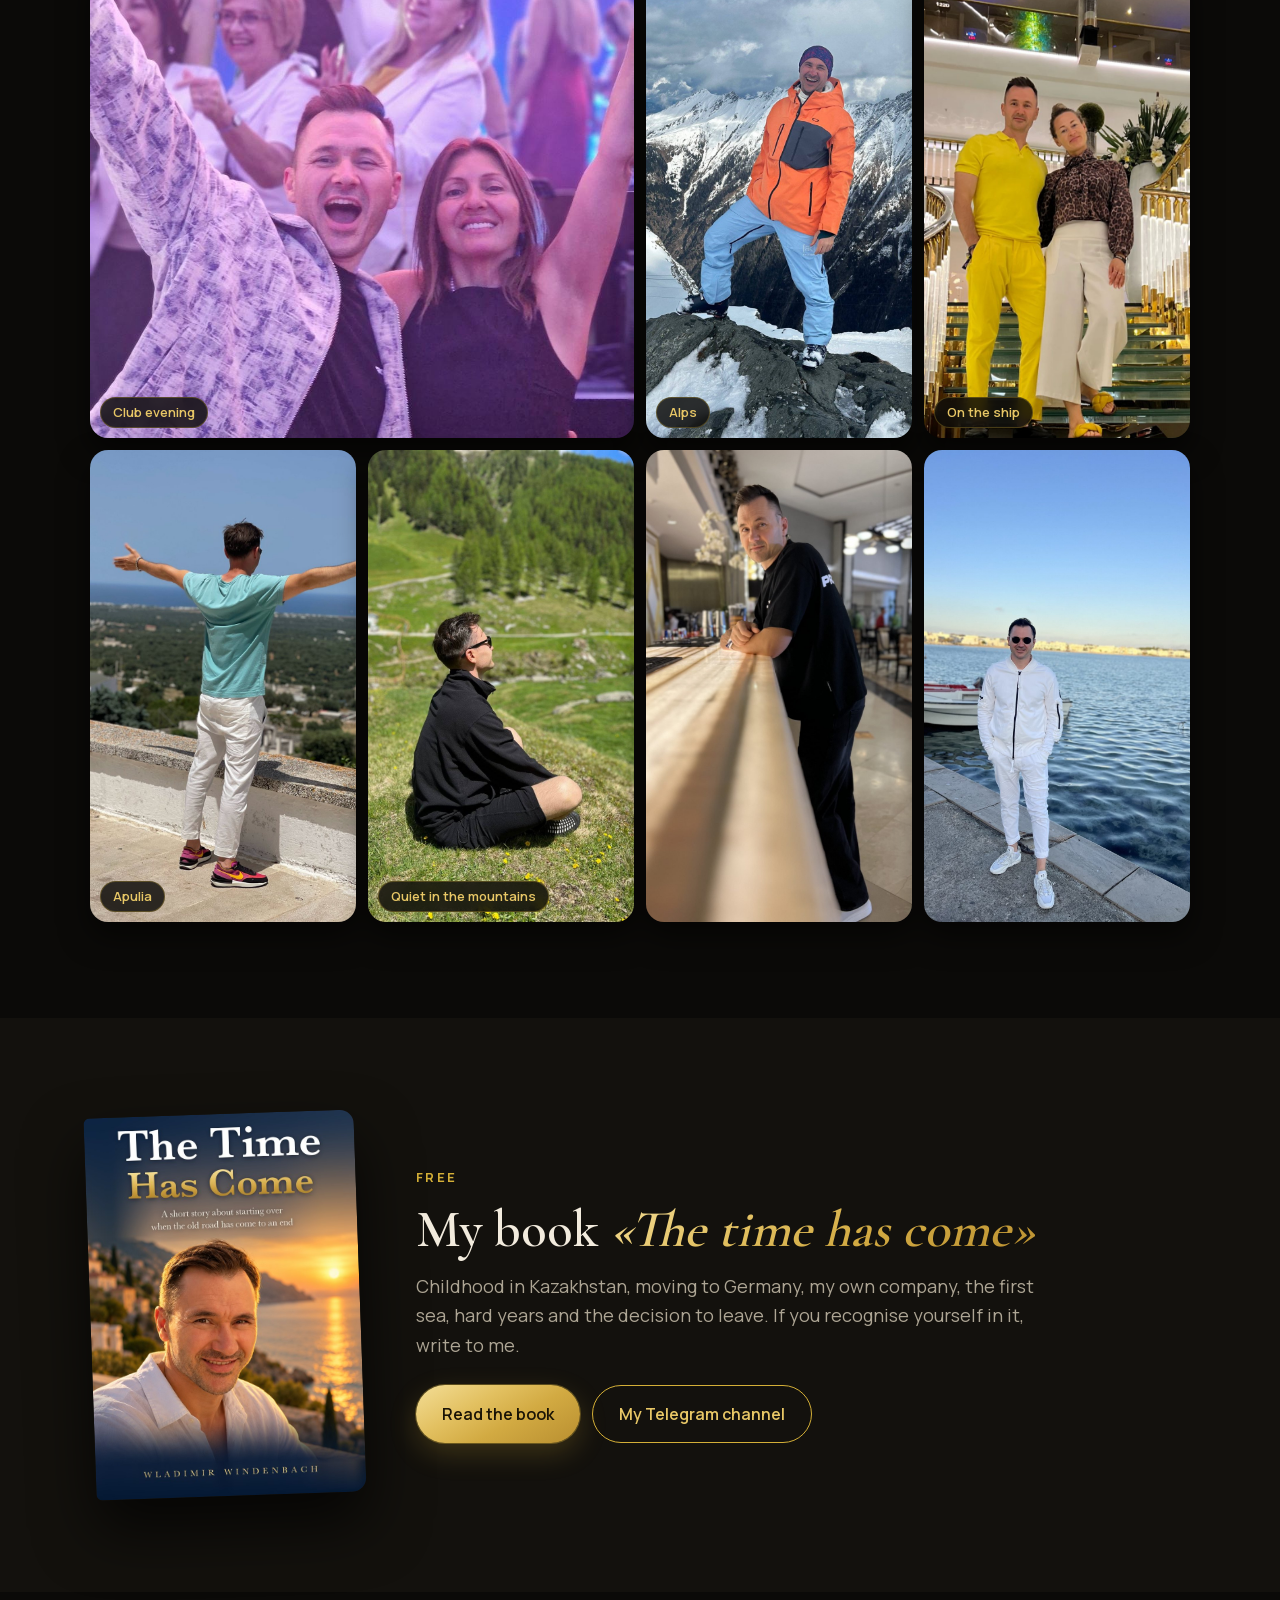
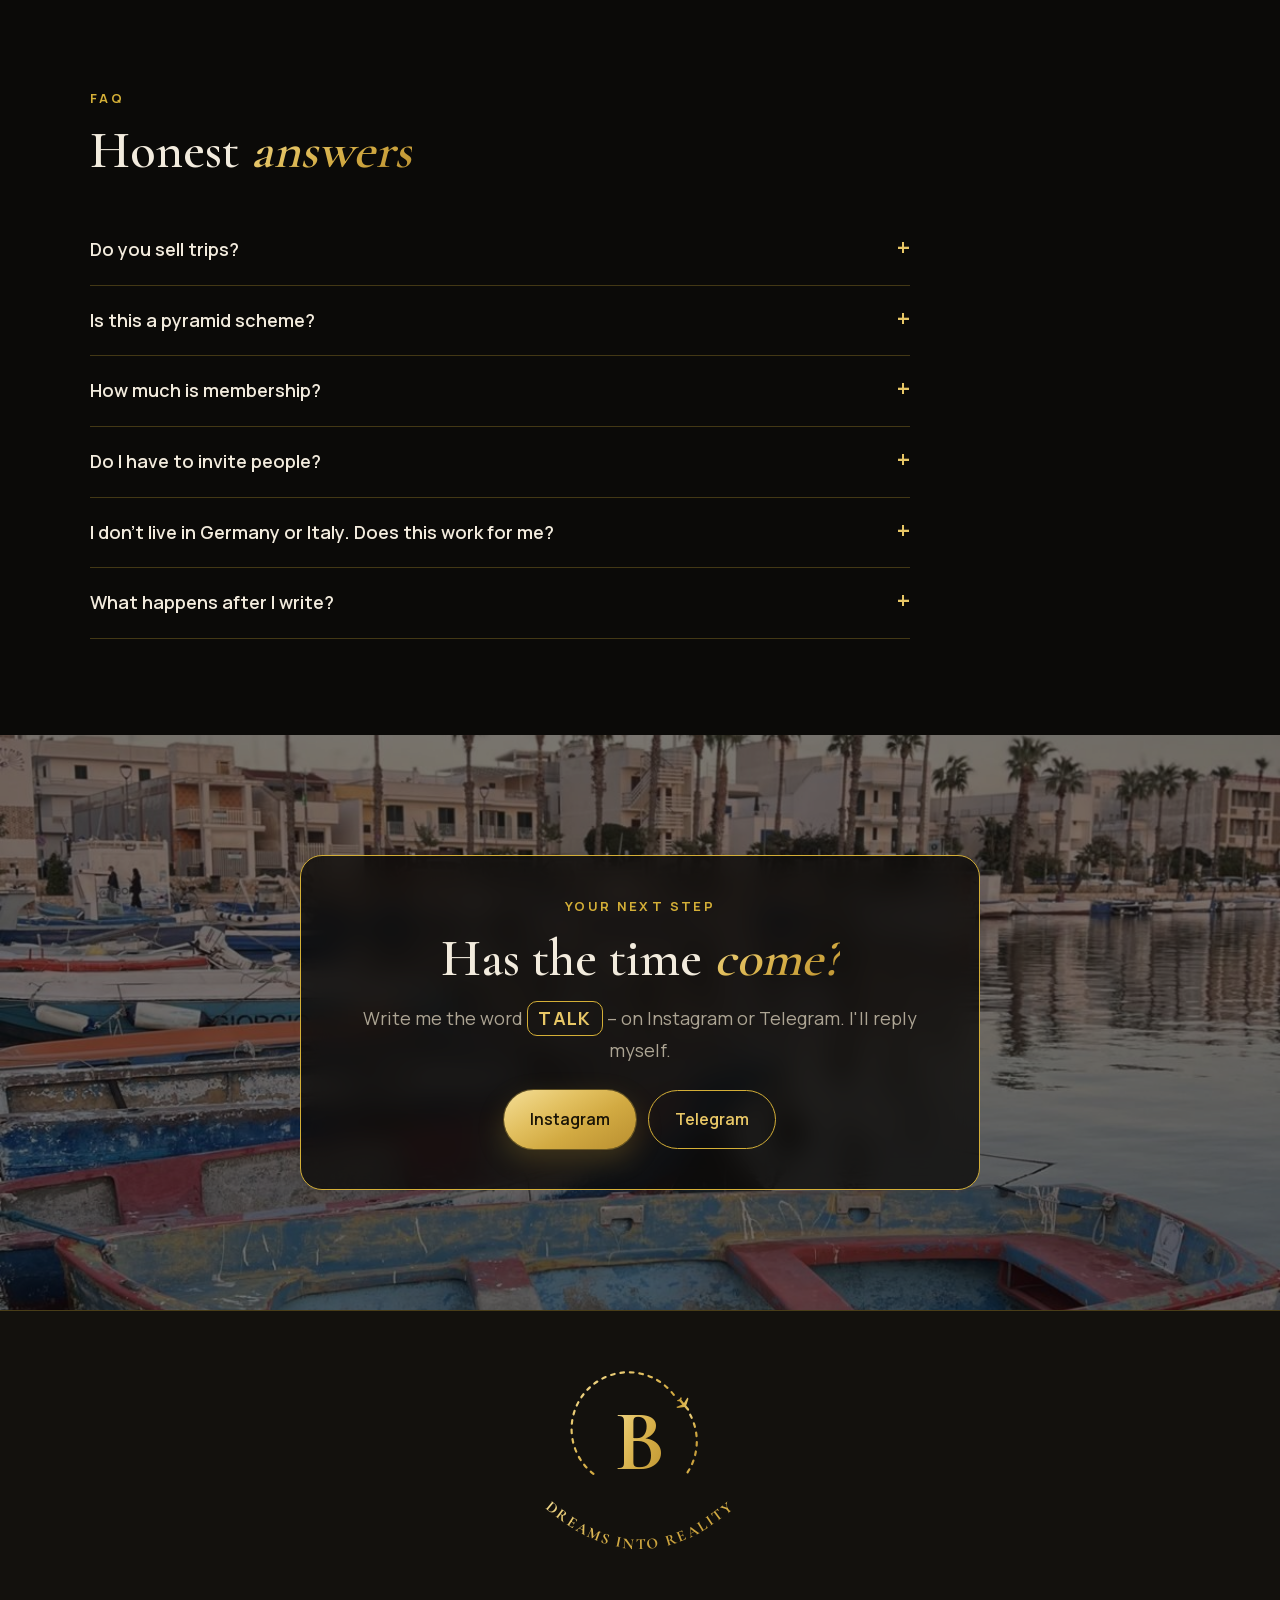
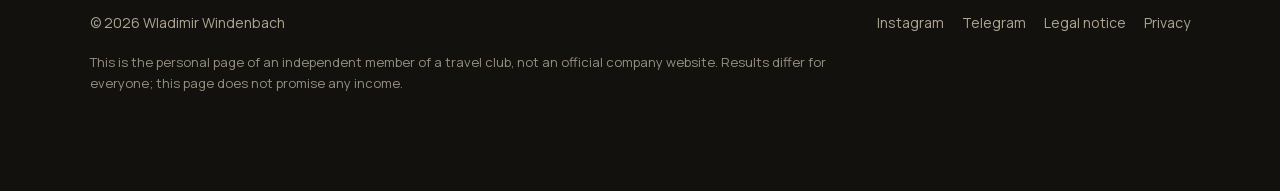
<file: en/index.html>
<!doctype html>
<html lang="en">
<head>
<meta charset="utf-8">
<meta name="viewport" content="width=device-width, initial-scale=1">
<title>Wladimir Windenbach · The time has come</title>
<meta name="description" content="Life in Italy and travel with a private club. Real member prices for 5-star hotels and club trips.">
<link rel="canonical" href="https://windenbach.com/?lang=en">
<meta property="og:type" content="website">
<meta property="og:site_name" content="Wladimir Windenbach">
<meta property="og:url" content="https://windenbach.com/en/">
<meta property="og:title" content="Wladimir Windenbach · The time has come">
<meta property="og:description" content="Life in Italy and travel with a private club. Real member prices for 5-star hotels and club trips.">
<meta property="og:image" content="https://windenbach.com/img/og-cover-en.jpg">
<meta property="og:image:width" content="1200">
<meta property="og:image:height" content="630">
<meta property="og:locale" content="en_GB">
<meta name="twitter:card" content="summary_large_image">
<meta name="theme-color" content="#0B0A08">
<link rel="icon" href="../img/favicon-32.png" sizes="32x32">
<script>try{localStorage.setItem('ww-lang','en')}catch(e){}location.replace('/?lang=en'+location.hash);</script>
<style>body{margin:0;min-height:100vh;display:grid;place-items:center;background:#0B0A08;font:16px system-ui,sans-serif}a{color:#E2C060}</style>
</head>
<body><a href="/?lang=en">Continue to the page →</a></body>
</html>
</file>
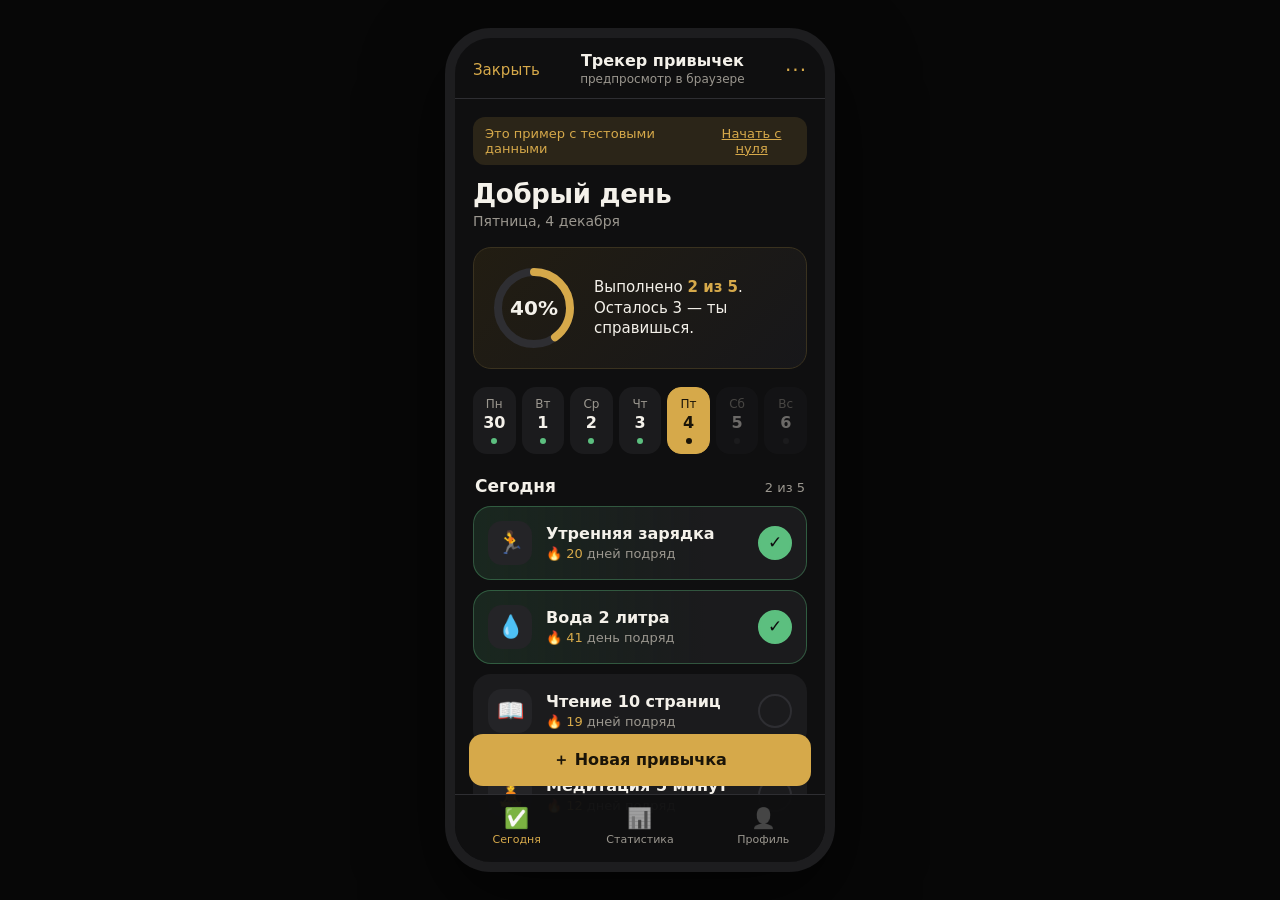
<file: tracker/index.html>
<!doctype html>
<html lang="ru">
<head>
<meta charset="utf-8">
<meta name="viewport" content="width=device-width, initial-scale=1, viewport-fit=cover">
<title>Трекер привычек</title>
<script src="https://telegram.org/js/telegram-web-app.js"></script>
<style>
  :root{
    --bg:#0f0f10; --surface:#1b1b1d; --surface2:#242427; --line:#2e2e32;
    --text:#f4f1ea; --muted:#9b978f; --gold:#d6a94a; --gold-soft:rgba(214,169,74,.14);
    --ok:#5cbf7f; --ok-soft:rgba(92,191,127,.14); --radius:18px; --red:#e06c5f; --page:#070707;
    color-scheme:dark;
  }
  *{box-sizing:border-box;margin:0;padding:0;-webkit-tap-highlight-color:transparent}
  body{background:var(--page);color:var(--text);font-family:-apple-system,"SF Pro Rounded","SF Pro Text",system-ui,sans-serif;
       min-height:100vh;display:flex;align-items:center;justify-content:center;padding:24px 16px}
  .phone{width:390px;max-width:100%;height:844px;max-height:calc(100vh - 48px);background:var(--bg);border-radius:46px;
         border:10px solid #1d1d1f;box-shadow:0 30px 80px rgba(0,0,0,.6);overflow:hidden;position:relative;display:flex;flex-direction:column}
  @media (max-width:440px){body{padding:0}.phone{border:0;border-radius:0;height:100vh;height:100dvh;max-height:none;width:100%}}
  body.tg{padding:0;background:var(--bg)} body.tg .phone{border:0;border-radius:0;width:100%;height:100vh;height:var(--tg-viewport-stable-height,100vh);max-height:none;box-shadow:none}
  body.tg .tg-bar{display:none}

  .tg-bar{display:flex;align-items:center;justify-content:space-between;padding:14px 18px 10px;font-size:15px;border-bottom:1px solid var(--line)}
  .tg-bar .close{color:var(--gold)}
  .tg-bar .ttl{text-align:center;line-height:1.15}
  .tg-bar .ttl b{display:block;font-size:16px}
  .tg-bar .ttl small{color:var(--muted);font-size:12px}
  .tg-bar .dots{color:var(--gold);font-size:20px;letter-spacing:1px}

  main{flex:1;overflow-y:auto;padding:18px 18px 160px}
  .screen{display:none}.screen.on{display:block}
  h1{font-size:26px;font-weight:700;letter-spacing:-.3px}
  .sub{color:var(--muted);font-size:14px;margin-top:4px}

  .hero{display:flex;align-items:center;gap:18px;background:linear-gradient(135deg,#221d12,#17171a);border:1px solid #3a321f;
        border-radius:var(--radius);padding:18px;margin:18px 0}
  .ring{width:84px;height:84px;flex:none;position:relative}
  .ring svg{transform:rotate(-90deg)}
  .ring span{position:absolute;inset:0;display:flex;align-items:center;justify-content:center;font-weight:700;font-size:20px}
  .hero p{font-size:15px;line-height:1.35}
  .hero p b{color:var(--gold)}

  .week{display:grid;grid-template-columns:repeat(7,1fr);gap:6px;margin-bottom:22px}
  .day{text-align:center;padding:9px 0;border-radius:14px;background:var(--surface);font-size:12px;color:var(--muted);cursor:pointer;border:1px solid transparent}
  .day b{display:block;font-size:16px;color:var(--text);margin-top:2px}
  .day i{display:block;width:6px;height:6px;border-radius:50%;margin:6px auto 0;background:var(--line)}
  .day.full i{background:var(--ok)} .day.part i{background:var(--gold)}
  .day.future{opacity:.4;cursor:default}
  .day.today{border-color:var(--gold)}
  .day.sel{background:var(--gold);color:#1a1408}.day.sel b{color:#1a1408}.day.sel i{background:#1a1408}

  .sec{display:flex;justify-content:space-between;align-items:baseline;margin:6px 2px 10px}
  .sec h2{font-size:17px}.sec span{color:var(--muted);font-size:13px}

  .habit{display:flex;align-items:center;gap:14px;background:var(--surface);border-radius:var(--radius);padding:14px;margin-bottom:10px;
         border:1px solid transparent;transition:.2s}
  .habit.done{border-color:rgba(92,191,127,.35);background:linear-gradient(90deg,var(--ok-soft),var(--surface) 70%)}
  .emo{width:44px;height:44px;border-radius:14px;background:var(--surface2);display:flex;align-items:center;justify-content:center;font-size:22px;flex:none}
  .hb{flex:1;min-width:0;cursor:pointer}
  .hb b{display:block;font-size:16px;white-space:nowrap;overflow:hidden;text-overflow:ellipsis}
  .hb small{color:var(--muted);font-size:13px}
  .hb small .fire{color:var(--gold)}
  .check{width:34px;height:34px;border-radius:50%;border:2px solid var(--line);flex:none;display:flex;align-items:center;justify-content:center;
         cursor:pointer;transition:.2s;font-size:17px;color:transparent;background:none}
  .habit.done .check{background:var(--ok);border-color:var(--ok);color:#0f0f10}

  .empty{text-align:center;background:var(--surface);border-radius:var(--radius);padding:26px 18px}
  .empty p{color:var(--muted);font-size:14px;margin:6px 0 14px}
  .empty .chips{justify-content:center}

  .cards{display:grid;grid-template-columns:1fr 1fr;gap:10px;margin:18px 0}
  .card{background:var(--surface);border-radius:var(--radius);padding:16px}
  .card b{display:block;font-size:28px;color:var(--gold)}
  .card small{color:var(--muted);font-size:13px}
  .heat{background:var(--surface);border-radius:var(--radius);padding:16px;margin-bottom:12px}
  .heat h3{font-size:15px;margin-bottom:12px}
  .grid{display:grid;grid-template-columns:repeat(7,1fr);gap:5px}
  .grid i{aspect-ratio:1;border-radius:5px;background:var(--surface2)}
  .grid i.l1{background:rgba(214,169,74,.3)}.grid i.l2{background:rgba(214,169,74,.6)}.grid i.l3{background:var(--gold)}
  .grid i.fut{background:none;border:1px dashed var(--line)}
  .bar{display:flex;align-items:center;gap:10px;margin:10px 0;font-size:14px}
  .bar span:first-child{flex:1;min-width:0;white-space:nowrap;overflow:hidden;text-overflow:ellipsis}
  .bar .t{flex:none;width:38%;height:8px;background:var(--surface2);border-radius:8px;overflow:hidden}
  .bar .t i{display:block;height:100%;background:var(--gold);border-radius:8px}
  .bar em{font-style:normal;color:var(--muted);width:40px;text-align:right}

  .row{display:flex;justify-content:space-between;align-items:center;gap:10px;background:var(--surface);padding:15px 16px;font-size:15px;border-bottom:1px solid var(--line)}
  .group{border-radius:var(--radius);overflow:hidden;margin:16px 0}
  .group .row:last-child{border-bottom:0}
  .row span{color:var(--muted);text-align:right}
  .row.danger{color:var(--red);cursor:pointer;justify-content:center}
  .avatar{width:74px;height:74px;border-radius:50%;background:var(--gold-soft);border:2px solid var(--gold);display:flex;align-items:center;justify-content:center;
          font-size:30px;font-weight:700;color:var(--gold);margin:6px auto 10px;overflow:hidden}
  .avatar img{width:100%;height:100%;object-fit:cover}
  .center{text-align:center}

  .main-btn{position:absolute;left:14px;right:14px;bottom:calc(76px + env(safe-area-inset-bottom));height:52px;border:0;border-radius:14px;background:var(--gold);color:#1a1408;
            font-size:16px;font-weight:700;cursor:pointer;font-family:inherit}
  .tabs{position:absolute;left:0;right:0;bottom:0;height:calc(68px + env(safe-area-inset-bottom));background:rgba(15,15,16,.96);border-top:1px solid var(--line);
        display:grid;grid-template-columns:repeat(3,1fr);padding-bottom:calc(6px + env(safe-area-inset-bottom))}
  .tab{background:none;border:0;color:var(--muted);font-size:11px;cursor:pointer;display:flex;flex-direction:column;align-items:center;justify-content:center;gap:3px;font-family:inherit}
  .tab .ic{font-size:20px;filter:grayscale(1);opacity:.6}
  .tab.on{color:var(--gold)}.tab.on .ic{filter:none;opacity:1}

  .veil{position:absolute;inset:0;background:rgba(0,0,0,.55);opacity:0;pointer-events:none;transition:.25s}
  .sheet{position:absolute;left:0;right:0;bottom:0;background:var(--surface);border-radius:24px 24px 0 0;padding:10px 18px calc(24px + env(safe-area-inset-bottom));
         transform:translateY(110%);transition:.3s cubic-bezier(.2,.8,.2,1);max-height:92%;overflow-y:auto}
  .open .veil{opacity:1;pointer-events:auto}.open .sheet{transform:none}
  .grab{width:40px;height:5px;border-radius:5px;background:var(--line);margin:0 auto 14px}
  .sheet h2{font-size:20px;margin-bottom:6px}
  .sheet label{display:block;color:var(--muted);font-size:13px;margin:14px 0 6px}
  .sheet input{width:100%;background:var(--surface2);border:1px solid var(--line);border-radius:12px;padding:13px;color:var(--text);font-size:16px;font-family:inherit}
  .chips{display:flex;flex-wrap:wrap;gap:8px}
  .chip{background:var(--surface2);border:1px solid var(--line);border-radius:12px;padding:9px 12px;font-size:14px;cursor:pointer;color:var(--text)}
  .chip.on{border-color:var(--gold);background:var(--gold-soft);color:var(--gold)}
  .sheet .main-btn{position:static;width:100%;margin-top:20px}
  .del{display:block;width:100%;margin-top:10px;background:none;border:0;color:var(--red);font-size:15px;padding:10px;cursor:pointer;font-family:inherit}
  .hint{color:var(--muted);font-size:12px;margin-top:6px}
  .dlg{position:absolute;inset:0;background:rgba(0,0,0,.6);display:none;align-items:center;justify-content:center;padding:24px;z-index:20}
  .dlg.on{display:flex}
  .dlg .box{background:var(--surface2);border-radius:18px;padding:20px;max-width:300px;font-size:15px;line-height:1.4}
  .dlg .btns{display:grid;grid-template-columns:1fr 1fr;gap:10px;margin-top:16px}
  .dlg button{border:0;border-radius:12px;padding:12px;font-size:15px;font-family:inherit;background:var(--surface);color:var(--text);cursor:pointer}
  .dlg button.red{background:var(--red);color:#fff}
  .demo{display:flex;justify-content:space-between;align-items:center;gap:10px;background:var(--gold-soft);color:var(--gold);border-radius:12px;
        padding:9px 12px;font-size:13px;margin-bottom:14px}
  [hidden]{display:none!important}
  .demo button{background:none;border:0;color:var(--gold);text-decoration:underline;font-size:13px;cursor:pointer;font-family:inherit}
</style>
</head>
<body>
<div class="phone" id="phone">
  <div class="tg-bar">
    <span class="close">Закрыть</span>
    <div class="ttl"><b>Трекер привычек</b><small>предпросмотр в браузере</small></div>
    <span class="dots">···</span>
  </div>

  <main>
    <section class="screen on" id="s-today">
      <div class="demo" id="demoBar" hidden>Это пример с тестовыми данными<button id="demoClear">Начать с нуля</button></div>
      <h1 id="hello">Доброе утро</h1>
      <p class="sub" id="date"></p>
      <div class="hero">
        <div class="ring">
          <svg width="84" height="84"><circle cx="42" cy="42" r="36" stroke="#2e2e32" stroke-width="8" fill="none"/>
            <circle id="arc" cx="42" cy="42" r="36" stroke="#d6a94a" stroke-width="8" fill="none" stroke-linecap="round"
                    stroke-dasharray="226.2" stroke-dashoffset="226.2" style="transition:.4s"/></svg>
          <span id="pct">0%</span>
        </div>
        <p id="heroText"></p>
      </div>
      <div class="week" id="week"></div>
      <div class="sec"><h2 id="listTitle">Сегодня</h2><span id="count"></span></div>
      <div id="list"></div>
    </section>

    <section class="screen" id="s-stats">
      <h1>Статистика</h1>
      <p class="sub">Последние 30 дней</p>
      <div class="cards">
        <div class="card"><b id="stBest">0</b><small>лучшая серия, дней</small></div>
        <div class="card"><b id="stPct">0%</b><small>выполнено за 30 дней</small></div>
        <div class="card"><b id="stTotal">0</b><small>отметок всего</small></div>
        <div class="card"><b id="stActive">0</b><small>активных привычек</small></div>
      </div>
      <div class="heat"><h3>Последние 5 недель</h3><div class="grid" id="heat"></div></div>
      <div class="heat"><h3>По привычкам</h3><div id="bars"></div></div>
    </section>

    <section class="screen" id="s-profile">
      <div class="avatar" id="ava">🙂</div>
      <h1 class="center" id="pname">Мой профиль</h1>
      <p class="sub center" id="psub">Предпросмотр в браузере</p>
      <div class="group">
        <div class="row">Данные хранятся<span id="where">в этом браузере</span></div>
        <div class="row">Напоминания в чат<span id="remind">выключены</span></div>
        <div class="row">Язык<span>Русский</span></div>
      </div>
      <div class="group"><div class="row danger" id="reset">Удалить все данные</div></div>
    </section>
  </main>

  <button class="main-btn" id="addBtn">＋ Новая привычка</button>

  <nav class="tabs">
    <button class="tab on" data-s="s-today"><span class="ic">✅</span>Сегодня</button>
    <button class="tab" data-s="s-stats"><span class="ic">📊</span>Статистика</button>
    <button class="tab" data-s="s-profile"><span class="ic">👤</span>Профиль</button>
  </nav>

  <div class="veil" id="veil"></div>
  <div class="sheet">
    <div class="grab"></div>
    <h2 id="shTitle">Новая привычка</h2>
    <label>Название</label>
    <input id="nm" maxlength="40" placeholder="Например: 10 минут растяжки">
    <label>Иконка</label>
    <div class="chips" id="emos"></div>
    <label>Как часто</label>
    <div class="chips" id="freq">
      <span class="chip" data-v="d">Каждый день</span><span class="chip" data-v="wd">По будням</span><span class="chip" data-v="w3">3 раза в неделю</span>
    </div>
    <label>Напомнить в Telegram</label>
    <div class="chips" id="time">
      <span class="chip" data-v="">Без напоминания</span><span class="chip" data-v="07:00">07:00</span><span class="chip" data-v="08:00">08:00</span>
      <span class="chip" data-v="12:00">12:00</span><span class="chip" data-v="20:00">20:00</span><span class="chip" data-v="custom">Своё время</span>
    </div>
    <input type="time" id="tmCustom" value="09:00" hidden style="margin-top:10px">
    <p class="hint">Бот напишет в чат в это время, если привычка ещё не отмечена.</p>
    <button class="main-btn" id="save">Сохранить</button>
    <button class="del" id="delBtn">Удалить привычку</button>
  </div>
  <div class="dlg" id="dlg"><div class="box"><p id="dlgText"></p>
    <div class="btns"><button id="dlgNo">Отмена</button><button id="dlgYes" class="red">Удалить</button></div></div></div>
</div>

<script>
/* ---------- Telegram ---------- */
const TG = window.Telegram && window.Telegram.WebApp;
const inTG = !!(TG && TG.initData);
const cloud = inTG && TG.CloudStorage && TG.isVersionAtLeast && TG.isVersionAtLeast("6.9") ? TG.CloudStorage : null;
if (inTG) {
  document.body.classList.add("tg");
  TG.ready(); TG.expand();
  try { TG.setHeaderColor("#0f0f10"); TG.setBackgroundColor("#0f0f10"); } catch(e){}
}
const haptic = t => { try { if (inTG) t==="ok" ? TG.HapticFeedback.notificationOccurred("success") : TG.HapticFeedback.impactOccurred("light"); } catch(e){} };
let dlgCb = null;
const ask = (msg, cb) => { if (inTG) return TG.showConfirm(msg, ok => ok && cb());
  $("dlgText").textContent = msg; dlgCb = cb; $("dlg").classList.add("on"); };
document.getElementById("dlgNo").onclick = () => document.getElementById("dlg").classList.remove("on");
document.getElementById("dlgYes").onclick = () => { document.getElementById("dlg").classList.remove("on"); dlgCb && dlgCb(); };

/* ---------- даты ---------- */
const pad = n => String(n).padStart(2,"0");
const key = d => `${d.getFullYear()}-${pad(d.getMonth()+1)}-${pad(d.getDate())}`;
const addDays = (d,n) => { const x = new Date(d); x.setDate(x.getDate()+n); return x; };
const today = () => { const d = new Date(); d.setHours(0,0,0,0); return d; };
const plural = (n, a, b, c) => n%10==1 && n%100!=11 ? a : [2,3,4].includes(n%10) && ![12,13,14].includes(n%100) ? b : c;
const esc = s => s.replace(/[&<>"]/g, c => ({"&":"&amp;","<":"&lt;",">":"&gt;",'"':"&quot;"}[c]));
const $ = id => document.getElementById(id);

/* ---------- данные ---------- */
// habits: [{id, e, n, f:'d'|'wd'|'w3', t, created:'YYYY-MM-DD'}]
// log: {'YYYY-MM-DD': [id, ...]}
let habits = [], log = {}, sel = today();
function loadLocal(){
  try { habits = JSON.parse(localStorage.getItem("ht_habits")) || []; log = JSON.parse(localStorage.getItem("ht_log")) || {}; } catch(e){}
}
function saveLocal(){
  try { localStorage.setItem("ht_habits", JSON.stringify(habits)); localStorage.setItem("ht_log", JSON.stringify(log)); } catch(e){}
}
function monthData(m){ const o = {}; for (const k in log) if (k.startsWith(m) && log[k].length) o[k.slice(8)] = log[k]; return JSON.stringify(o); }
function saveCloud(month){
  if (!cloud) return;
  cloud.setItem("habits", JSON.stringify(habits));
  if (month) cloud.setItem("m_"+month, monthData(month));
}
function save(month){ saveLocal(); saveCloud(month); syncServer(); }

/* ---------- сервер напоминаний ---------- */
const API = "https://habit-reminders.w-stetinger26.workers.dev";
let syncTimer = null;
function syncServer(){
  if (!inTG || !API.startsWith("https://")) return;
  clearTimeout(syncTimer);
  syncTimer = setTimeout(() => {
    const k = key(today());
    fetch(API + "/api/sync", { method: "POST", headers: { "Content-Type": "application/json" },
      body: JSON.stringify({ initData: TG.initData, tz: -new Date().getTimezoneOffset(), today: k,
        habits: habits.map(h => ({ id: h.id, e: h.e, n: h.n, f: h.f, t: h.t })), doneToday: log[k] || [] }) }).catch(() => {});
  }, 700);
}
function loadCloud(){
  if (!cloud) return;
  const keys = ["habits"]; let d = today(); d.setDate(1);
  for (let i=0;i<12;i++){ keys.push("m_"+key(d).slice(0,7)); d.setMonth(d.getMonth()-1); }
  cloud.getItems(keys, (err, v) => {
    if (err || !v) return;
    if (v.habits) {
      try {
        habits = JSON.parse(v.habits);
        keys.slice(1).forEach(k => { if (!v[k]) return; const m = k.slice(2), o = JSON.parse(v[k]);
          for (const day in o) log[m+"-"+day] = o[day]; });
      } catch(e){}
      saveLocal(); render(); syncServer();
    } else if (habits.length) {              // первый запуск в Telegram — переносим локальные данные
      const months = new Set(Object.keys(log).map(k => k.slice(0,7)));
      cloud.setItem("habits", JSON.stringify(habits));
      months.forEach(m => cloud.setItem("m_"+m, monthData(m)));
    }
  });
}

/* ---------- логика ---------- */
const isDone = (h,k) => (log[k]||[]).includes(h.id);
const sched = (h,d) => key(d) >= h.created && (h.f !== "wd" || (d.getDay()>=1 && d.getDay()<=5));
function streak(h){
  let d = today(), n = 0;
  if (!isDone(h,key(d))) d = addDays(d,-1);
  for (let i=0;i<1000;i++){
    if (key(d) < h.created) break;
    if (!sched(h,d)) { d = addDays(d,-1); continue; }
    if (isDone(h,key(d))) { n++; d = addDays(d,-1); } else break;
  }
  return n;
}
function bestStreak(h){
  let d = new Date(h.created.replace(/-/g,"/")), t = today(), run = 0, max = 0;
  while (d <= t){ if (sched(h,d)) { if (isDone(h,key(d))) { run++; max = Math.max(max,run); } else if (key(d)!==key(t)) run = 0; } d = addDays(d,1); }
  return max;
}
function weekCount(h){
  const t = today(), mon = addDays(t, -((t.getDay()+6)%7)); let n = 0;
  for (let d = mon; d <= t; d = addDays(d,1)) if (isDone(h,key(d))) n++;
  return n;
}
const shownOn = d => habits.filter(h => sched(h,d));
function dayStatus(d){
  const hs = shownOn(d).filter(h => h.f !== "w3"); if (!hs.length) return "";
  const n = hs.filter(h => isDone(h,key(d))).length;
  return n === hs.length ? "full" : n ? "part" : "";
}

/* ---------- экран «Сегодня» ---------- */
function render(){
  const t = today(), k = key(sel), isToday = k === key(t);
  const hr = new Date().getHours();
  const name = inTG && TG.initDataUnsafe.user ? ", " + TG.initDataUnsafe.user.first_name : "";
  $("hello").textContent = (hr<5 ? "Доброй ночи" : hr<12 ? "Доброе утро" : hr<18 ? "Добрый день" : "Добрый вечер") + name;
  const ds = t.toLocaleDateString("ru-RU",{weekday:"long",day:"numeric",month:"long"});
  $("date").textContent = ds[0].toUpperCase() + ds.slice(1);

  const mon = addDays(t, -((t.getDay()+6)%7)), wn = ["Пн","Вт","Ср","Чт","Пт","Сб","Вс"];
  $("week").innerHTML = wn.map((w,i) => { const d = addDays(mon,i), dk = key(d);
    const cls = dk > key(t) ? "future" : dayStatus(d);
    return `<div class="day ${cls} ${dk===key(t)?"today":""} ${dk===k?"sel":""}" data-k="${dk}">${w}<b>${d.getDate()}</b><i></i></div>`; }).join("");

  const list = shownOn(sel);
  $("listTitle").textContent = isToday ? "Сегодня" : sel.toLocaleDateString("ru-RU",{day:"numeric",month:"long"});
  if (!habits.length){
    $("list").innerHTML = `<div class="empty"><div style="font-size:34px">🌱</div><b>Пока нет привычек</b>
      <p>Начни с одной маленькой — или выбери готовую:</p><div class="chips" id="quick">
      <span class="chip" data-q="🏃|Утренняя зарядка">🏃 Зарядка</span><span class="chip" data-q="💧|Вода 2 литра">💧 Вода</span>
      <span class="chip" data-q="📖|Чтение 10 страниц">📖 Чтение</span><span class="chip" data-q="🚶|Прогулка 30 минут">🚶 Прогулка</span></div></div>`;
  } else if (!list.length){
    $("list").innerHTML = `<div class="empty"><b>В этот день привычек нет</b><p>Выходной 🙂</p></div>`;
  } else {
    $("list").innerHTML = list.map(h => {
      const done = isDone(h,k);
      const info = h.f === "w3" ? `${weekCount(h)} из 3 на этой неделе`
        : (s => `<span class="fire">🔥 ${s}</span> ${plural(s,"день","дня","дней")} подряд`)(streak(h));
      return `<div class="habit ${done?"done":""}"><div class="emo">${h.e}</div>
        <div class="hb" data-edit="${h.id}"><b>${esc(h.n)}</b><small>${info}</small></div>
        <button class="check" data-id="${h.id}">✓</button></div>`; }).join("");
  }
  const done = list.filter(h => isDone(h,k)).length, all = list.length;
  $("pct").textContent = (all ? Math.round(done/all*100) : 0) + "%";
  $("arc").style.strokeDashoffset = 226.2 * (1 - (all ? done/all : 0));
  $("count").textContent = all ? `${done} из ${all}` : "";
  $("heroText").innerHTML = !all ? "Добавь первую привычку —<br>и начнём отмечать дни."
    : done === all ? "<b>Все привычки выполнены!</b><br>День засчитан, серия продолжается."
    : `Выполнено <b>${done} из ${all}</b>.<br>${isToday ? `Осталось ${all-done} — ты справишься.` : "Можно отметить задним числом."}`;
  renderStats(); renderProfile();
}

/* ---------- статистика ---------- */
function renderStats(){
  const t = today(), from = addDays(t,-29), ids = new Set(habits.map(h => h.id));
  let sumDone = 0, sumExp = 0;
  const bars = habits.map(h => {
    let exp = 0, dn = 0, days = 0;
    for (let d = new Date(from); d <= t; d = addDays(d,1)) { if (key(d) < h.created) continue; days++; if (sched(h,d)) exp++; if (isDone(h,key(d))) dn++; }
    if (h.f === "w3") exp = Math.max(1, Math.round(days*3/7));
    sumDone += Math.min(dn,exp); sumExp += exp;
    const p = exp ? Math.min(100, Math.round(dn/exp*100)) : 0;
    return {h,p};
  }).sort((a,b) => b.p - a.p);
  $("stPct").textContent = (sumExp ? Math.round(sumDone/sumExp*100) : 0) + "%";
  $("stBest").textContent = habits.reduce((m,h) => h.f==="w3" ? m : Math.max(m, bestStreak(h)), 0);
  $("stTotal").textContent = Object.values(log).reduce((s,a) => s + a.filter(id => ids.has(id)).length, 0);
  $("stActive").textContent = habits.length;
  $("bars").innerHTML = bars.length ? bars.map(({h,p}) =>
    `<div class="bar"><span>${h.e} ${esc(h.n)}</span><div class="t"><i style="width:${p}%"></i></div><em>${p}%</em></div>`).join("")
    : `<p class="sub">Здесь появится статистика по каждой привычке.</p>`;
  const mon = addDays(t, -((t.getDay()+6)%7) - 28); let hm = "";
  for (let i=0;i<35;i++){ const d = addDays(mon,i);
    if (d > t) { hm += `<i class="fut"></i>`; continue; }
    const hs = shownOn(d), n = hs.filter(h => isDone(h,key(d))).length, r = hs.length ? n/hs.length : 0;
    hm += `<i class="${r>=1?"l3":r>=.5?"l2":r>0?"l1":""}" title="${key(d)}"></i>`; }
  $("heat").innerHTML = hm;
}

/* ---------- профиль ---------- */
function renderProfile(){
  const u = inTG && TG.initDataUnsafe.user;
  if (u){
    $("pname").textContent = [u.first_name, u.last_name].filter(Boolean).join(" ");
    $("psub").textContent = u.username ? "@"+u.username : "Telegram";
    $("ava").innerHTML = u.photo_url ? `<img src="${u.photo_url}" alt="">` : esc(u.first_name[0]);
  }
  $("where").textContent = cloud ? "в облаке Telegram" : "в этом браузере";
  const n = habits.filter(h => h.t).length;
  $("remind").textContent = !inTG ? "только в Telegram" : n ? `включены (${n})` : "выключены";
}

/* ---------- окно привычки ---------- */
const EMOS = ["💪","🏃","💧","📖","🧘","🚶","🥗","💤","✍️","🇮🇹","🙏","📵"];
$("emos").innerHTML = EMOS.map(e => `<span class="chip" data-v="${e}">${e}</span>`).join("");
let editing = null;
const pick = (g,v) => $(g).querySelectorAll(".chip").forEach(c => c.classList.toggle("on", c.dataset.v === v));
const picked = g => { const c = $(g).querySelector(".chip.on"); const v = c ? c.dataset.v : "";
  return g === "time" && v === "custom" ? ($("tmCustom").value || "") : v; };
const showCustom = () => { const c = $("time").querySelector(".chip.on"); $("tmCustom").hidden = !(c && c.dataset.v === "custom"); };
document.querySelectorAll(".sheet .chips").forEach(g => g.onclick = ev => { const c = ev.target.closest(".chip"); if (c) { pick(g.id, c.dataset.v); showCustom(); } });

function openSheet(h){
  editing = h || null;
  $("shTitle").textContent = h ? "Изменить привычку" : "Новая привычка";
  $("nm").value = h ? h.n : "";
  pick("emos", h ? h.e : EMOS[0]); pick("freq", h ? h.f : "d");
  const t = h ? h.t : "08:00", preset = ["", "07:00", "08:00", "12:00", "20:00"].includes(t);
  pick("time", preset ? t : "custom"); if (!preset) $("tmCustom").value = t; showCustom();
  $("delBtn").style.display = h ? "" : "none";
  $("phone").classList.add("open");
  if (inTG) TG.BackButton.show();
}
function closeSheet(){ $("phone").classList.remove("open"); $("nm").blur(); if (inTG) TG.BackButton.hide(); }
if (inTG) TG.BackButton.onClick(closeSheet);
$("veil").onclick = closeSheet;
$("addBtn").onclick = () => openSheet();
$("save").onclick = () => {
  const n = $("nm").value.trim();
  if (!n) { $("nm").focus(); $("nm").style.borderColor = "var(--red)"; return; }
  $("nm").style.borderColor = "";
  const data = {e: picked("emos"), n, f: picked("freq") || "d", t: picked("time")};
  if (editing) Object.assign(editing, data);
  else habits.push({id: Date.now().toString(36), created: key(today()), ...data});
  save(); closeSheet(); render(); haptic();
  if (inTG && data.t && TG.requestWriteAccess) { try { TG.requestWriteAccess(); } catch(e){} }
};
$("delBtn").onclick = () => ask(`Удалить «${editing.n}»? Отметки этой привычки исчезнут из статистики.`, () => {
  habits = habits.filter(h => h !== editing); save(); closeSheet(); render();
});

/* ---------- клики ---------- */
$("list").onclick = ev => {
  const c = ev.target.closest(".check"), e = ev.target.closest("[data-edit]"), q = ev.target.closest("[data-q]");
  if (q){ const [em, n] = q.dataset.q.split("|"); habits.push({id: Date.now().toString(36), created: key(today()), e: em, n, f: "d", t: ""}); save(); render(); return; }
  if (e){ openSheet(habits.find(h => h.id === e.dataset.edit)); return; }
  if (!c) return;
  const k = key(sel), arr = log[k] || (log[k] = []), i = arr.indexOf(c.dataset.id);
  i >= 0 ? arr.splice(i,1) : arr.push(c.dataset.id);
  if (!arr.length) delete log[k];
  save(k.slice(0,7)); render();
  const list = shownOn(sel);
  list.length && list.every(h => isDone(h,k)) ? haptic("ok") : haptic();
};
$("week").onclick = ev => { const d = ev.target.closest(".day"); if (!d || d.classList.contains("future")) return;
  sel = new Date(d.dataset.k.replace(/-/g,"/")); render(); };
document.querySelectorAll(".tab").forEach(t => t.onclick = () => {
  document.querySelectorAll(".tab").forEach(x => x.classList.toggle("on", x === t));
  document.querySelectorAll(".screen").forEach(s => s.classList.toggle("on", s.id === t.dataset.s));
  $("addBtn").style.display = t.dataset.s === "s-profile" ? "none" : "";
});
$("reset").onclick = () => ask("Удалить все привычки и отметки? Это нельзя отменить.", () => {
  const months = new Set(Object.keys(log).map(k => k.slice(0,7)));
  habits = []; log = {}; saveLocal();
  if (cloud) { cloud.setItem("habits","[]"); months.forEach(m => cloud.removeItem("m_"+m)); }
  syncServer(); render();
});
// новый день, пока приложение открыто
document.addEventListener("visibilitychange", () => { if (!document.hidden) { if (key(sel) > key(today())) sel = today(); render(); } });

/* ---------- пример для показа в браузере (в Telegram не включается) ---------- */
let demo = false;
function seedDemo(){
  const t = today(), start = key(addDays(t,-40));
  habits = [
    {id:"a",e:"🏃",n:"Утренняя зарядка",f:"d",t:"07:00",created:start},
    {id:"b",e:"💧",n:"Вода 2 литра",f:"d",t:"08:00",created:start},
    {id:"c",e:"📖",n:"Чтение 10 страниц",f:"d",t:"20:00",created:start},
    {id:"d",e:"🧘",n:"Медитация 5 минут",f:"wd",t:"07:00",created:start},
    {id:"e",e:"🚶",n:"Прогулка 30 минут",f:"w3",t:"",created:start},
  ];
  log = {}; const rate = {a:.9,b:.95,c:.8,d:.75,e:.5}; let s = 7;
  const rnd = () => (s = (s*9301+49297) % 233280) / 233280;
  for (let i=40;i>=1;i--){ const d = addDays(t,-i), k = key(d);
    const ids = habits.filter(h => sched(h,d) && (i<=12 && h.id!=="e" ? true : rnd() < rate[h.id])).map(h => h.id);
    if (ids.length) log[k] = ids; }
  log[key(t)] = ["a","b"];
  demo = true;
}
$("demoClear").onclick = () => { habits = []; log = {}; demo = false; saveLocal(); $("demoBar").hidden = true; render(); };

loadLocal();
if (!inTG && !habits.length) seedDemo();
$("demoBar").hidden = !demo;
render(); loadCloud(); if (!cloud) syncServer();
</script>
</body>
</html>
</file>
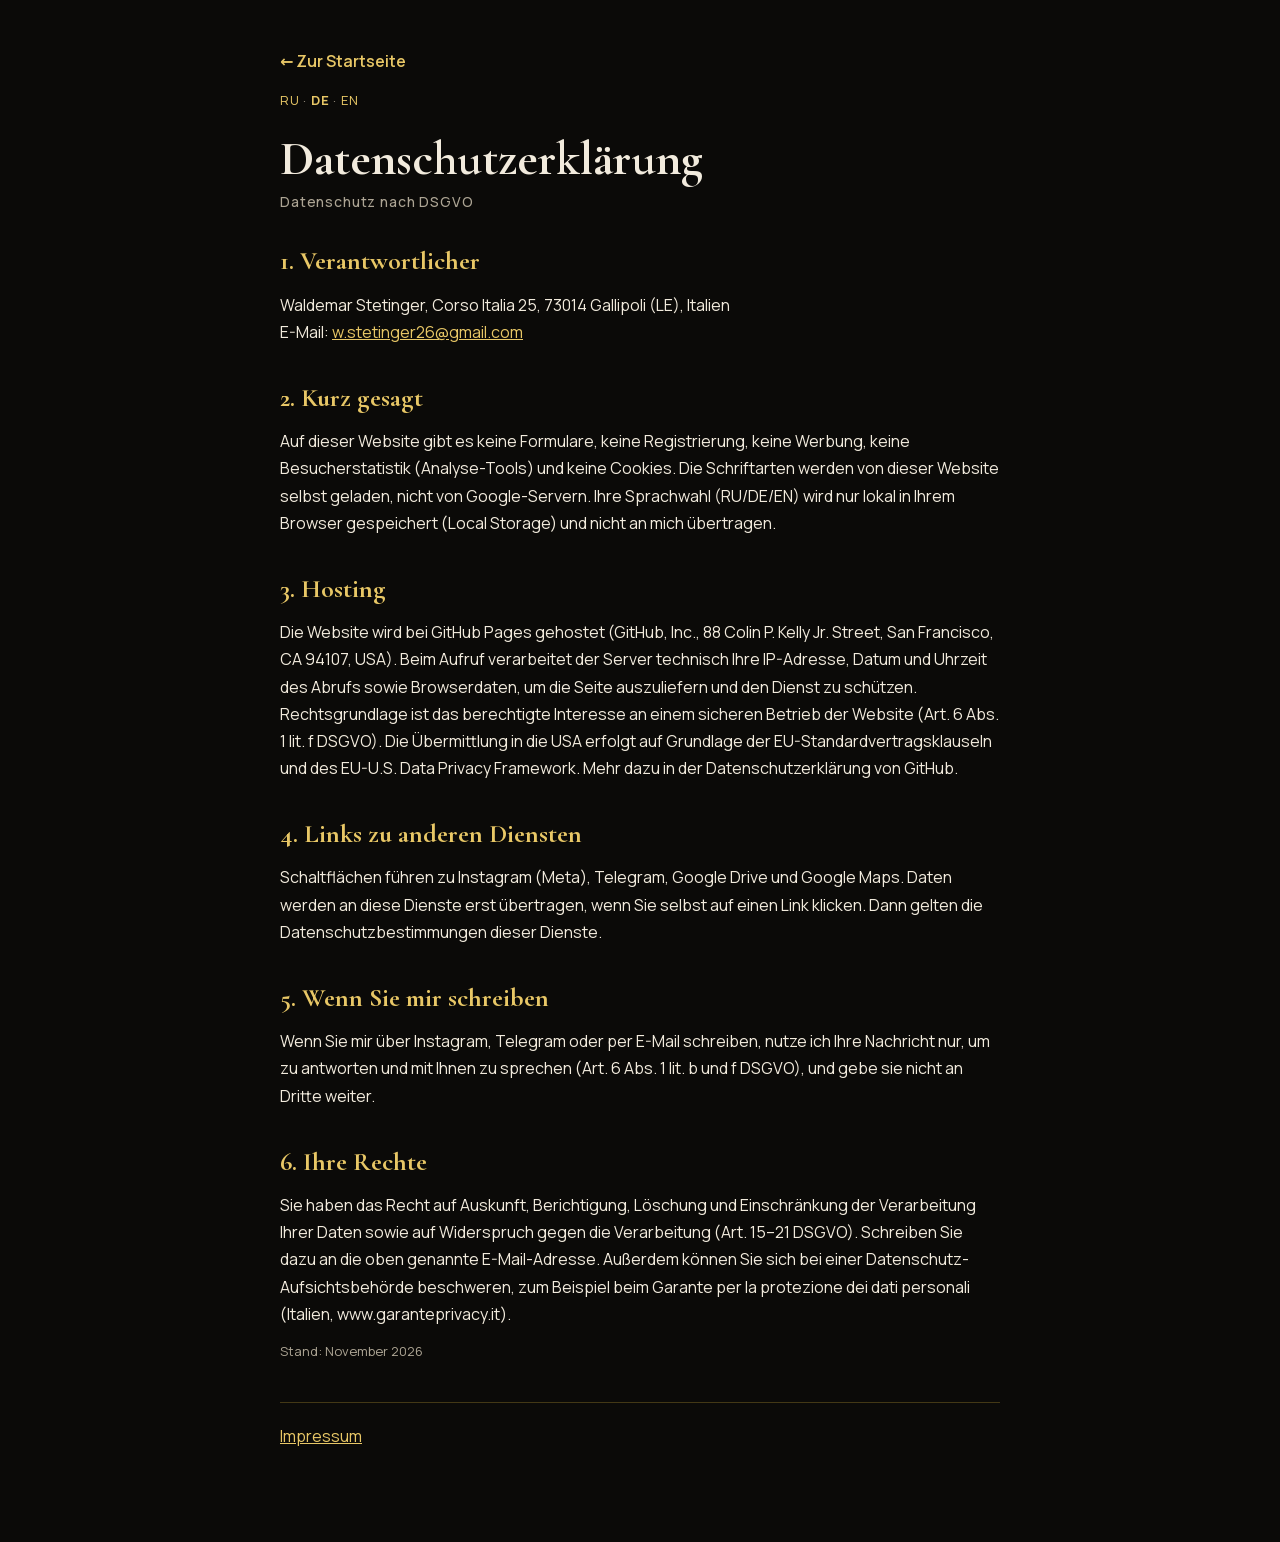
<file: datenschutz-de.html>
<!doctype html>
<html lang="de">
<head>
<meta charset="utf-8">
<meta name="viewport" content="width=device-width, initial-scale=1">
<title>Datenschutz — Wladimir Windenbach</title>
<link rel="icon" href="img/favicon-32.png" sizes="32x32">
<link rel="stylesheet" href="fonts/fonts.css">
<link rel="stylesheet" href="legal.css">
</head>
<body>
<main class="legal">
  <a class="back" href="./?lang=de">← Zur Startseite</a>
  <p class="langs"><a href="datenschutz.html">RU</a> · <b>DE</b> · <a href="datenschutz-en.html">EN</a></p>
  <h1>Datenschutzerklärung <small>Datenschutz nach DSGVO</small></h1>

  <h2>1. Verantwortlicher</h2>
  <p>Waldemar Stetinger, Corso Italia 25, 73014 Gallipoli (LE), Italien<br>
  E-Mail: <a href="mailto:w.stetinger26@gmail.com">w.stetinger26@gmail.com</a></p>

  <h2>2. Kurz gesagt</h2>
  <p>Auf dieser Website gibt es keine Formulare, keine Registrierung, keine Werbung, keine Besucherstatistik (Analyse-Tools) und keine Cookies. Die Schriftarten werden von dieser Website selbst geladen, nicht von Google-Servern. Ihre Sprachwahl (RU/DE/EN) wird nur lokal in Ihrem Browser gespeichert (Local Storage) und nicht an mich übertragen.</p>

  <h2>3. Hosting</h2>
  <p>Die Website wird bei GitHub Pages gehostet (GitHub, Inc., 88 Colin P. Kelly Jr. Street, San Francisco, CA 94107, USA). Beim Aufruf verarbeitet der Server technisch Ihre IP-Adresse, Datum und Uhrzeit des Abrufs sowie Browserdaten, um die Seite auszuliefern und den Dienst zu schützen. Rechtsgrundlage ist das berechtigte Interesse an einem sicheren Betrieb der Website (Art. 6 Abs. 1 lit. f DSGVO). Die Übermittlung in die USA erfolgt auf Grundlage der EU-Standardvertragsklauseln und des EU-U.S. Data Privacy Framework. Mehr dazu in der Datenschutzerklärung von GitHub.</p>

  <h2>4. Links zu anderen Diensten</h2>
  <p>Schaltflächen führen zu Instagram (Meta), Telegram, Google Drive und Google Maps. Daten werden an diese Dienste erst übertragen, wenn Sie selbst auf einen Link klicken. Dann gelten die Datenschutzbestimmungen dieser Dienste.</p>

  <h2>5. Wenn Sie mir schreiben</h2>
  <p>Wenn Sie mir über Instagram, Telegram oder per E-Mail schreiben, nutze ich Ihre Nachricht nur, um zu antworten und mit Ihnen zu sprechen (Art. 6 Abs. 1 lit. b und f DSGVO), und gebe sie nicht an Dritte weiter.</p>

  <h2>6. Ihre Rechte</h2>
  <p>Sie haben das Recht auf Auskunft, Berichtigung, Löschung und Einschränkung der Verarbeitung Ihrer Daten sowie auf Widerspruch gegen die Verarbeitung (Art. 15–21 DSGVO). Schreiben Sie dazu an die oben genannte E-Mail-Adresse. Außerdem können Sie sich bei einer Datenschutz-Aufsichtsbehörde beschweren, zum Beispiel beim Garante per la protezione dei dati personali (Italien, www.garanteprivacy.it).</p>

  <p class="note">Stand: November 2026</p>
  <p class="foot"><a href="impressum-de.html">Impressum</a></p>
</main>
</body>
</html>
</file>
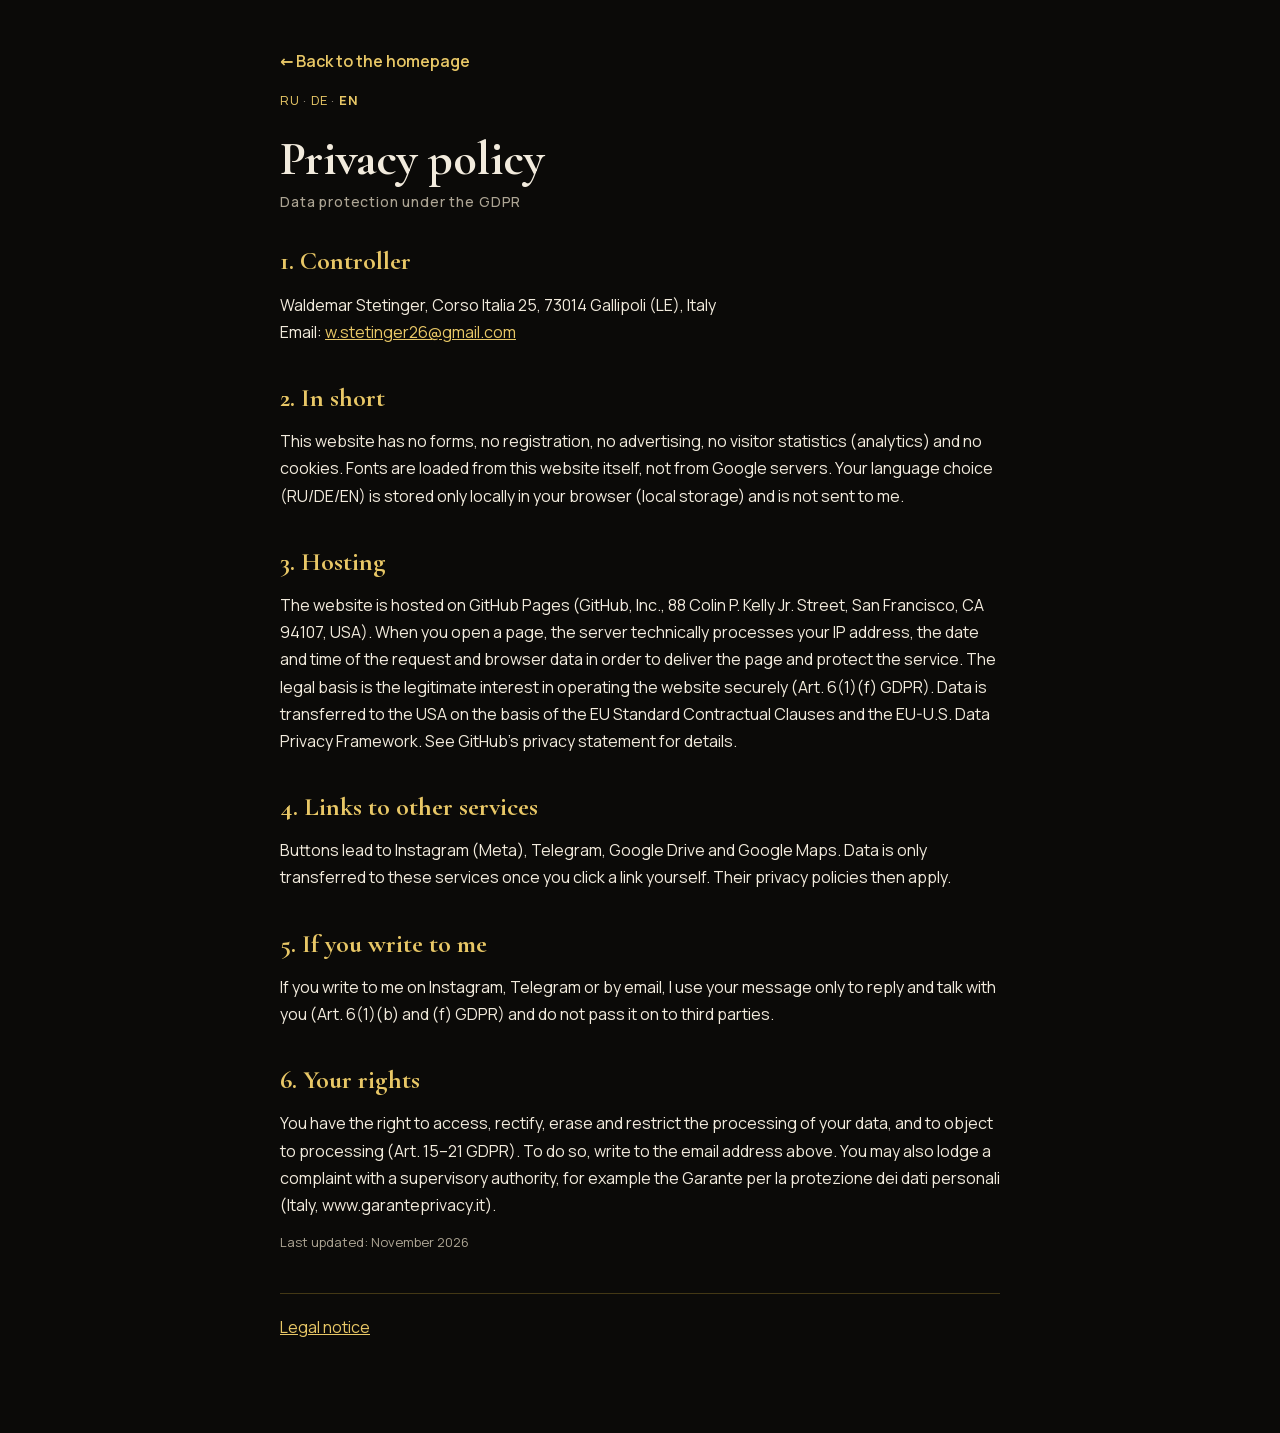
<file: datenschutz-en.html>
<!doctype html>
<html lang="en">
<head>
<meta charset="utf-8">
<meta name="viewport" content="width=device-width, initial-scale=1">
<title>Privacy — Wladimir Windenbach</title>
<link rel="icon" href="img/favicon-32.png" sizes="32x32">
<link rel="stylesheet" href="fonts/fonts.css">
<link rel="stylesheet" href="legal.css">
</head>
<body>
<main class="legal">
  <a class="back" href="./?lang=en">← Back to the homepage</a>
  <p class="langs"><a href="datenschutz.html">RU</a> · <a href="datenschutz-de.html">DE</a> · <b>EN</b></p>
  <h1>Privacy policy <small>Data protection under the GDPR</small></h1>

  <h2>1. Controller</h2>
  <p>Waldemar Stetinger, Corso Italia 25, 73014 Gallipoli (LE), Italy<br>
  Email: <a href="mailto:w.stetinger26@gmail.com">w.stetinger26@gmail.com</a></p>

  <h2>2. In short</h2>
  <p>This website has no forms, no registration, no advertising, no visitor statistics (analytics) and no cookies. Fonts are loaded from this website itself, not from Google servers. Your language choice (RU/DE/EN) is stored only locally in your browser (local storage) and is not sent to me.</p>

  <h2>3. Hosting</h2>
  <p>The website is hosted on GitHub Pages (GitHub, Inc., 88 Colin P. Kelly Jr. Street, San Francisco, CA 94107, USA). When you open a page, the server technically processes your IP address, the date and time of the request and browser data in order to deliver the page and protect the service. The legal basis is the legitimate interest in operating the website securely (Art. 6(1)(f) GDPR). Data is transferred to the USA on the basis of the EU Standard Contractual Clauses and the EU-U.S. Data Privacy Framework. See GitHub's privacy statement for details.</p>

  <h2>4. Links to other services</h2>
  <p>Buttons lead to Instagram (Meta), Telegram, Google Drive and Google Maps. Data is only transferred to these services once you click a link yourself. Their privacy policies then apply.</p>

  <h2>5. If you write to me</h2>
  <p>If you write to me on Instagram, Telegram or by email, I use your message only to reply and talk with you (Art. 6(1)(b) and (f) GDPR) and do not pass it on to third parties.</p>

  <h2>6. Your rights</h2>
  <p>You have the right to access, rectify, erase and restrict the processing of your data, and to object to processing (Art. 15–21 GDPR). To do so, write to the email address above. You may also lodge a complaint with a supervisory authority, for example the Garante per la protezione dei dati personali (Italy, www.garanteprivacy.it).</p>

  <p class="note">Last updated: November 2026</p>
  <p class="foot"><a href="impressum-en.html">Legal notice</a></p>
</main>
</body>
</html>
</file>
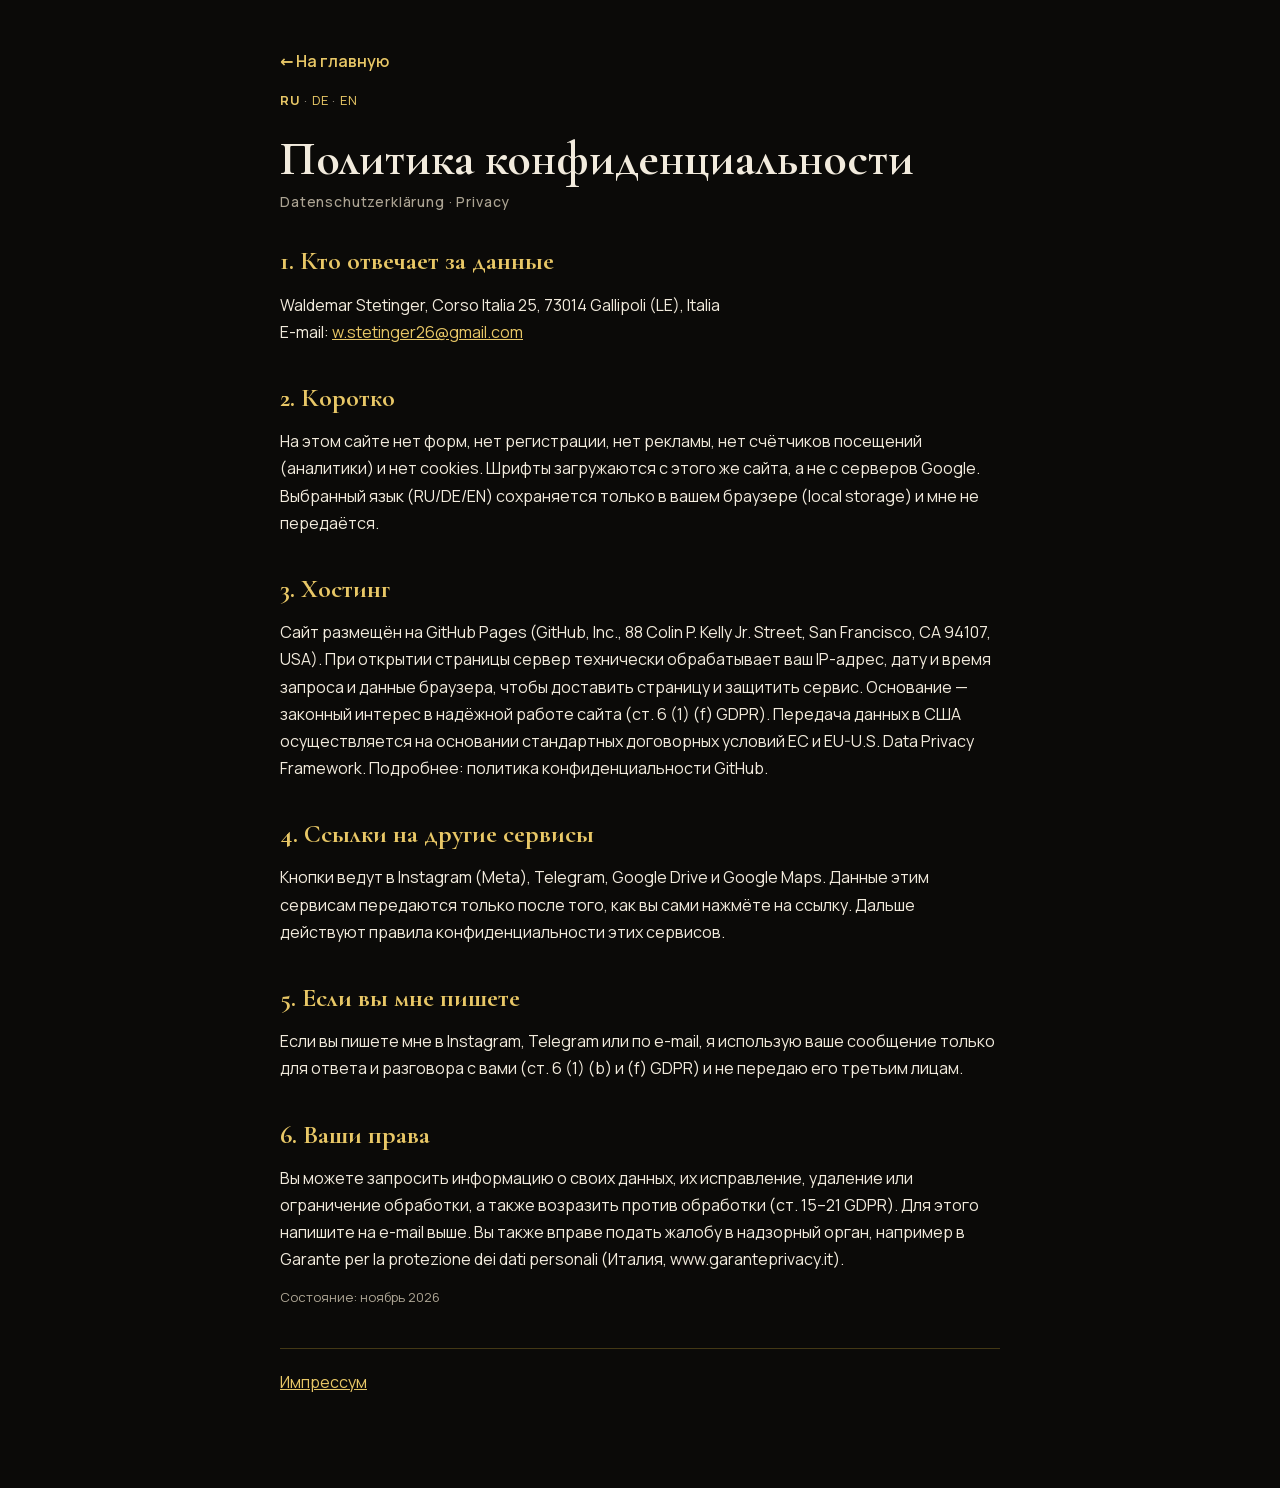
<file: datenschutz.html>
<!doctype html>
<html lang="ru">
<head>
<meta charset="utf-8">
<meta name="viewport" content="width=device-width, initial-scale=1">
<title>Конфиденциальность — Владимир Винденбах</title>
<link rel="icon" href="img/favicon-32.png" sizes="32x32">
<link rel="stylesheet" href="fonts/fonts.css">
<link rel="stylesheet" href="legal.css">
</head>
<body>
<main class="legal">
  <a class="back" href="./">← На главную</a>
  <p class="langs"><b>RU</b> · <a href="datenschutz-de.html">DE</a> · <a href="datenschutz-en.html">EN</a></p>
  <h1>Политика конфиденциальности <small>Datenschutzerklärung · Privacy</small></h1>

  <h2>1. Кто отвечает за данные</h2>
  <p>Waldemar Stetinger, Corso Italia 25, 73014 Gallipoli (LE), Italia<br>
  E-mail: <a href="mailto:w.stetinger26@gmail.com">w.stetinger26@gmail.com</a></p>

  <h2>2. Коротко</h2>
  <p>На этом сайте нет форм, нет регистрации, нет рекламы, нет счётчиков посещений (аналитики) и нет cookies. Шрифты загружаются с этого же сайта, а не с серверов Google. Выбранный язык (RU/DE/EN) сохраняется только в вашем браузере (local storage) и мне не передаётся.</p>

  <h2>3. Хостинг</h2>
  <p>Сайт размещён на GitHub Pages (GitHub, Inc., 88 Colin P. Kelly Jr. Street, San Francisco, CA 94107, USA). При открытии страницы сервер технически обрабатывает ваш IP-адрес, дату и время запроса и данные браузера, чтобы доставить страницу и защитить сервис. Основание — законный интерес в надёжной работе сайта (ст. 6 (1) (f) GDPR). Передача данных в США осуществляется на основании стандартных договорных условий ЕС и EU-U.S. Data Privacy Framework. Подробнее: политика конфиденциальности GitHub.</p>

  <h2>4. Ссылки на другие сервисы</h2>
  <p>Кнопки ведут в Instagram (Meta), Telegram, Google Drive и Google Maps. Данные этим сервисам передаются только после того, как вы сами нажмёте на ссылку. Дальше действуют правила конфиденциальности этих сервисов.</p>

  <h2>5. Если вы мне пишете</h2>
  <p>Если вы пишете мне в Instagram, Telegram или по e-mail, я использую ваше сообщение только для ответа и разговора с вами (ст. 6 (1) (b) и (f) GDPR) и не передаю его третьим лицам.</p>

  <h2>6. Ваши права</h2>
  <p>Вы можете запросить информацию о своих данных, их исправление, удаление или ограничение обработки, а также возразить против обработки (ст. 15–21 GDPR). Для этого напишите на e-mail выше. Вы также вправе подать жалобу в надзорный орган, например в Garante per la protezione dei dati personali (Италия, www.garanteprivacy.it).</p>

  <p class="note">Состояние: ноябрь 2026</p>
  <p class="foot"><a href="impressum.html">Импрессум</a></p>
</main>
</body>
</html>
</file>
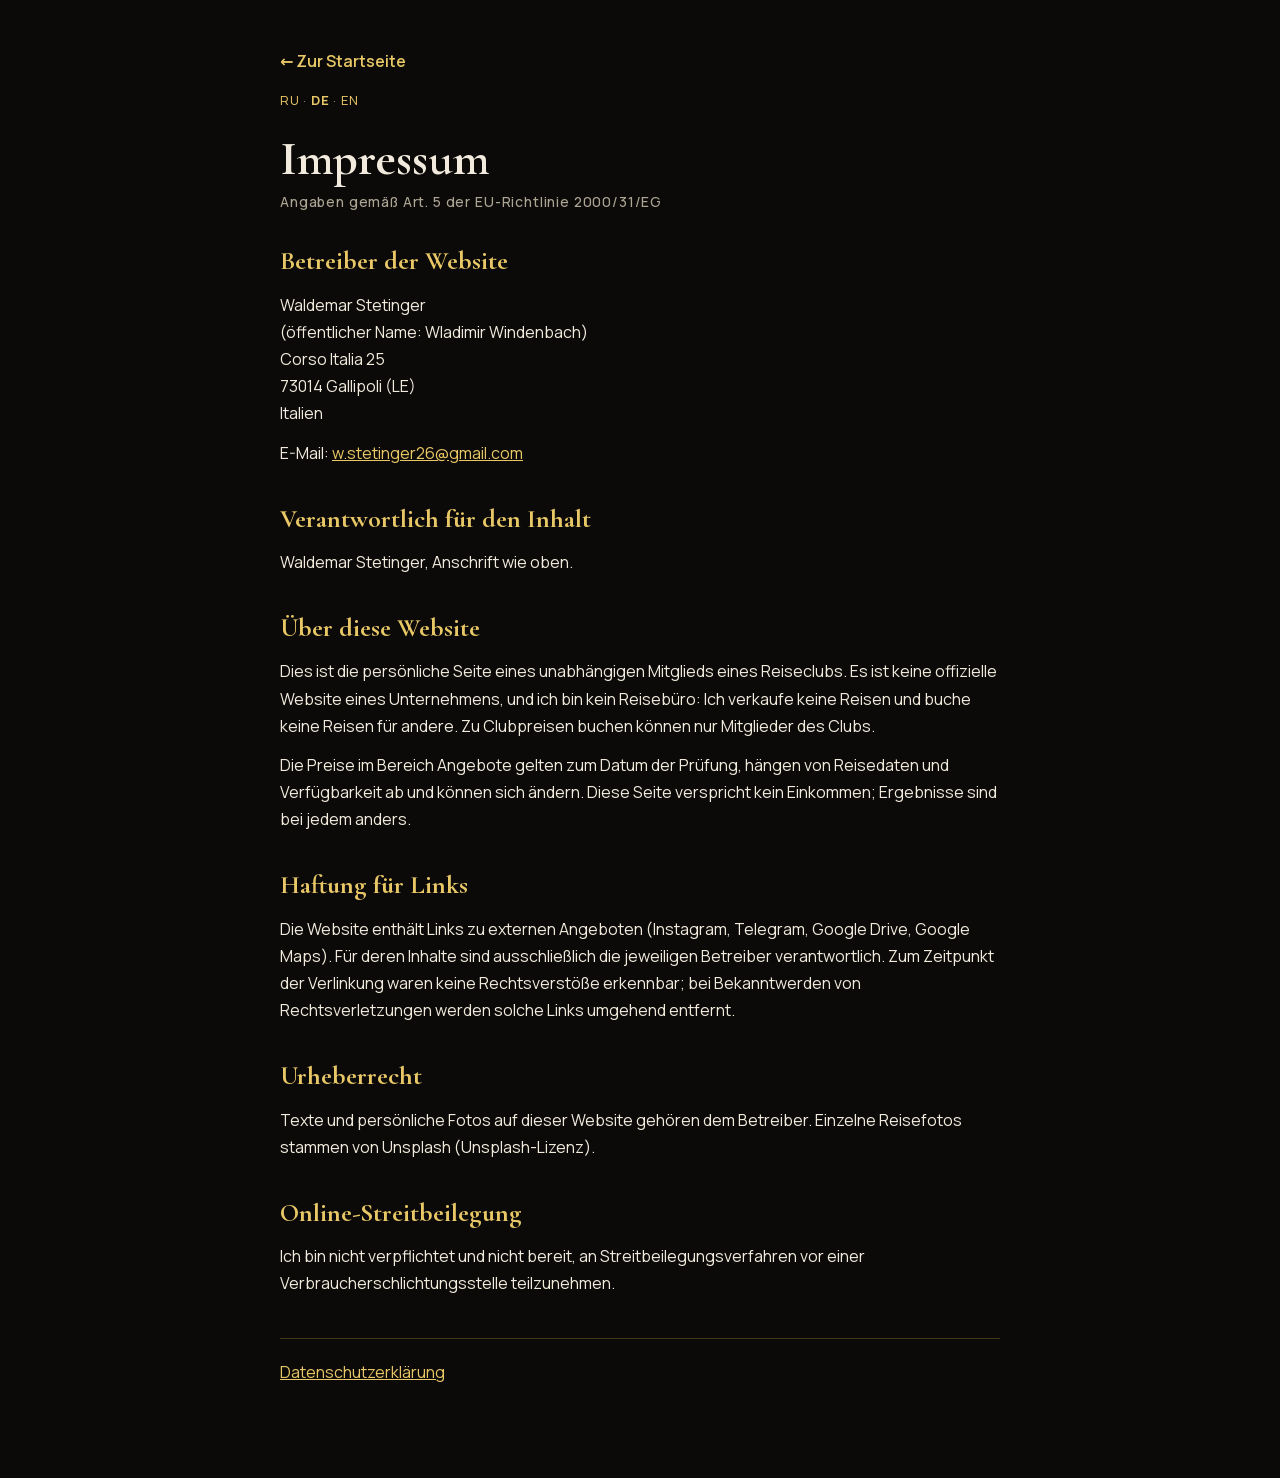
<file: impressum-de.html>
<!doctype html>
<html lang="de">
<head>
<meta charset="utf-8">
<meta name="viewport" content="width=device-width, initial-scale=1">
<title>Impressum — Wladimir Windenbach</title>
<link rel="icon" href="img/favicon-32.png" sizes="32x32">
<link rel="stylesheet" href="fonts/fonts.css">
<link rel="stylesheet" href="legal.css">
</head>
<body>
<main class="legal">
  <a class="back" href="./?lang=de">← Zur Startseite</a>
  <p class="langs"><a href="impressum.html">RU</a> · <b>DE</b> · <a href="impressum-en.html">EN</a></p>
  <h1>Impressum <small>Angaben gemäß Art. 5 der EU-Richtlinie 2000/31/EG</small></h1>

  <h2>Betreiber der Website</h2>
  <p>
    Waldemar Stetinger<br>
    (öffentlicher Name: Wladimir Windenbach)<br>
    Corso Italia 25<br>
    73014 Gallipoli (LE)<br>
    Italien
  </p>
  <p>E-Mail: <a href="mailto:w.stetinger26@gmail.com">w.stetinger26@gmail.com</a></p>

  <h2>Verantwortlich für den Inhalt</h2>
  <p>Waldemar Stetinger, Anschrift wie oben.</p>

  <h2>Über diese Website</h2>
  <p>Dies ist die persönliche Seite eines unabhängigen Mitglieds eines Reiseclubs. Es ist keine offizielle Website eines Unternehmens, und ich bin kein Reisebüro: Ich verkaufe keine Reisen und buche keine Reisen für andere. Zu Clubpreisen buchen können nur Mitglieder des Clubs.</p>
  <p>Die Preise im Bereich Angebote gelten zum Datum der Prüfung, hängen von Reisedaten und Verfügbarkeit ab und können sich ändern. Diese Seite verspricht kein Einkommen; Ergebnisse sind bei jedem anders.</p>

  <h2>Haftung für Links</h2>
  <p>Die Website enthält Links zu externen Angeboten (Instagram, Telegram, Google Drive, Google Maps). Für deren Inhalte sind ausschließlich die jeweiligen Betreiber verantwortlich. Zum Zeitpunkt der Verlinkung waren keine Rechtsverstöße erkennbar; bei Bekanntwerden von Rechtsverletzungen werden solche Links umgehend entfernt.</p>

  <h2>Urheberrecht</h2>
  <p>Texte und persönliche Fotos auf dieser Website gehören dem Betreiber. Einzelne Reisefotos stammen von Unsplash (Unsplash-Lizenz).</p>

  <h2>Online-Streitbeilegung</h2>
  <p>Ich bin nicht verpflichtet und nicht bereit, an Streitbeilegungsverfahren vor einer Verbraucherschlichtungsstelle teilzunehmen.</p>

  <p class="foot"><a href="datenschutz-de.html">Datenschutzerklärung</a></p>
</main>
</body>
</html>
</file>
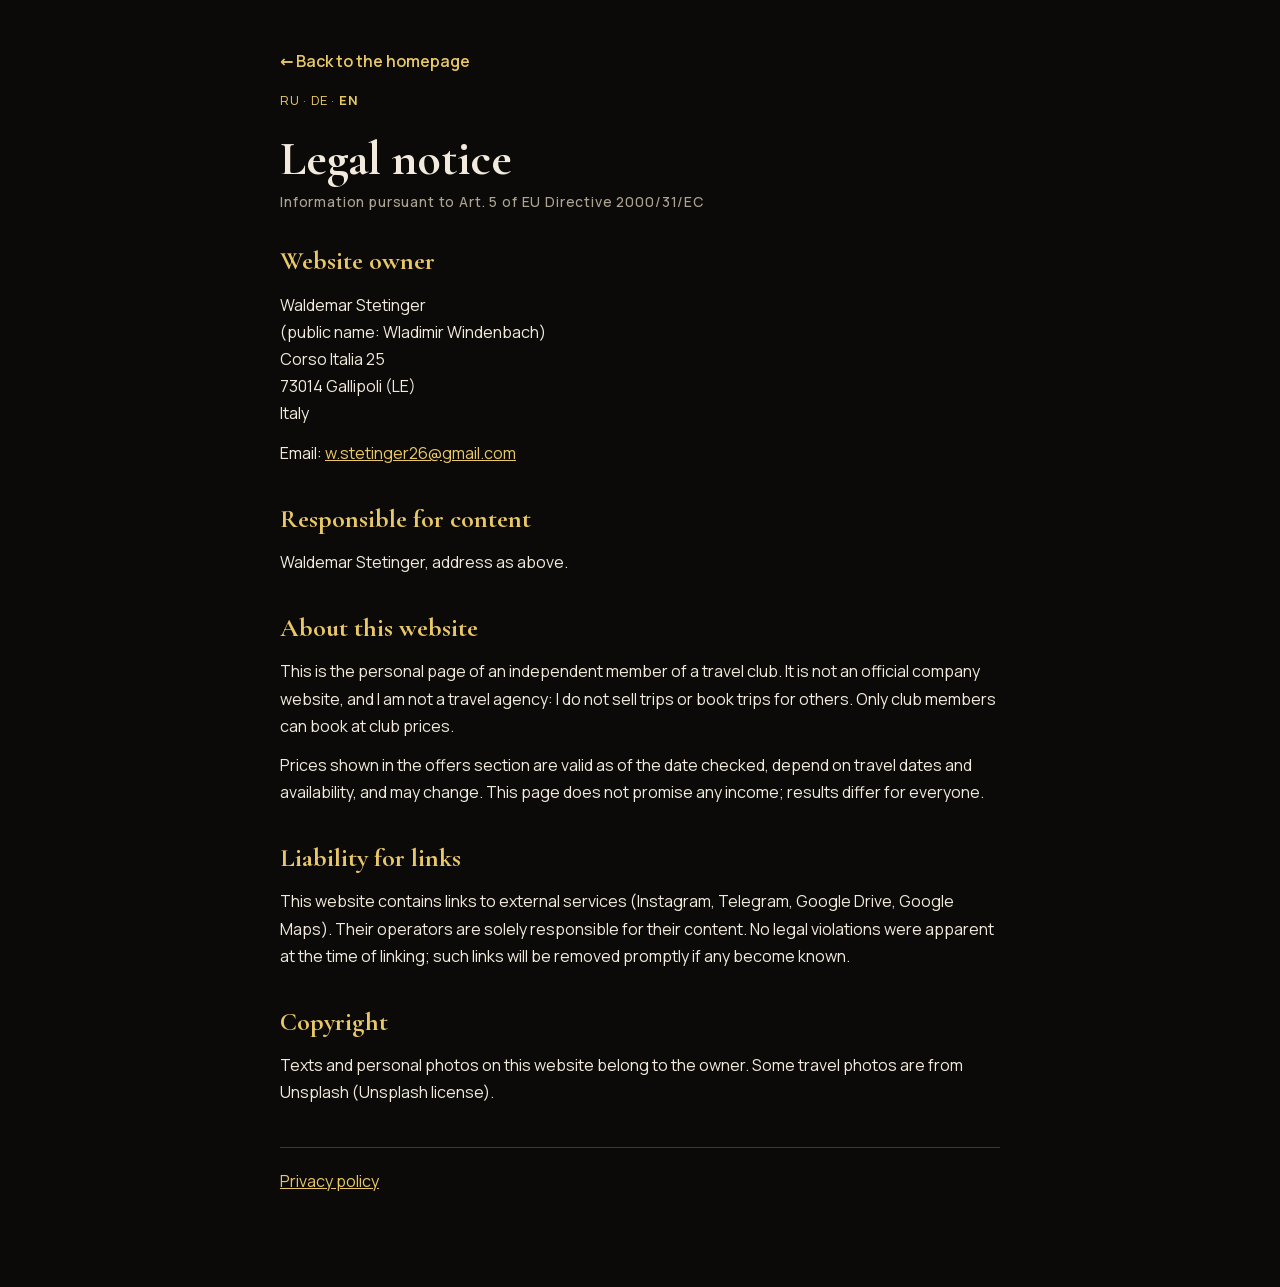
<file: impressum-en.html>
<!doctype html>
<html lang="en">
<head>
<meta charset="utf-8">
<meta name="viewport" content="width=device-width, initial-scale=1">
<title>Legal notice — Wladimir Windenbach</title>
<link rel="icon" href="img/favicon-32.png" sizes="32x32">
<link rel="stylesheet" href="fonts/fonts.css">
<link rel="stylesheet" href="legal.css">
</head>
<body>
<main class="legal">
  <a class="back" href="./?lang=en">← Back to the homepage</a>
  <p class="langs"><a href="impressum.html">RU</a> · <a href="impressum-de.html">DE</a> · <b>EN</b></p>
  <h1>Legal notice <small>Information pursuant to Art. 5 of EU Directive 2000/31/EC</small></h1>

  <h2>Website owner</h2>
  <p>
    Waldemar Stetinger<br>
    (public name: Wladimir Windenbach)<br>
    Corso Italia 25<br>
    73014 Gallipoli (LE)<br>
    Italy
  </p>
  <p>Email: <a href="mailto:w.stetinger26@gmail.com">w.stetinger26@gmail.com</a></p>

  <h2>Responsible for content</h2>
  <p>Waldemar Stetinger, address as above.</p>

  <h2>About this website</h2>
  <p>This is the personal page of an independent member of a travel club. It is not an official company website, and I am not a travel agency: I do not sell trips or book trips for others. Only club members can book at club prices.</p>
  <p>Prices shown in the offers section are valid as of the date checked, depend on travel dates and availability, and may change. This page does not promise any income; results differ for everyone.</p>

  <h2>Liability for links</h2>
  <p>This website contains links to external services (Instagram, Telegram, Google Drive, Google Maps). Their operators are solely responsible for their content. No legal violations were apparent at the time of linking; such links will be removed promptly if any become known.</p>

  <h2>Copyright</h2>
  <p>Texts and personal photos on this website belong to the owner. Some travel photos are from Unsplash (Unsplash license).</p>

  <p class="foot"><a href="datenschutz-en.html">Privacy policy</a></p>
</main>
</body>
</html>
</file>
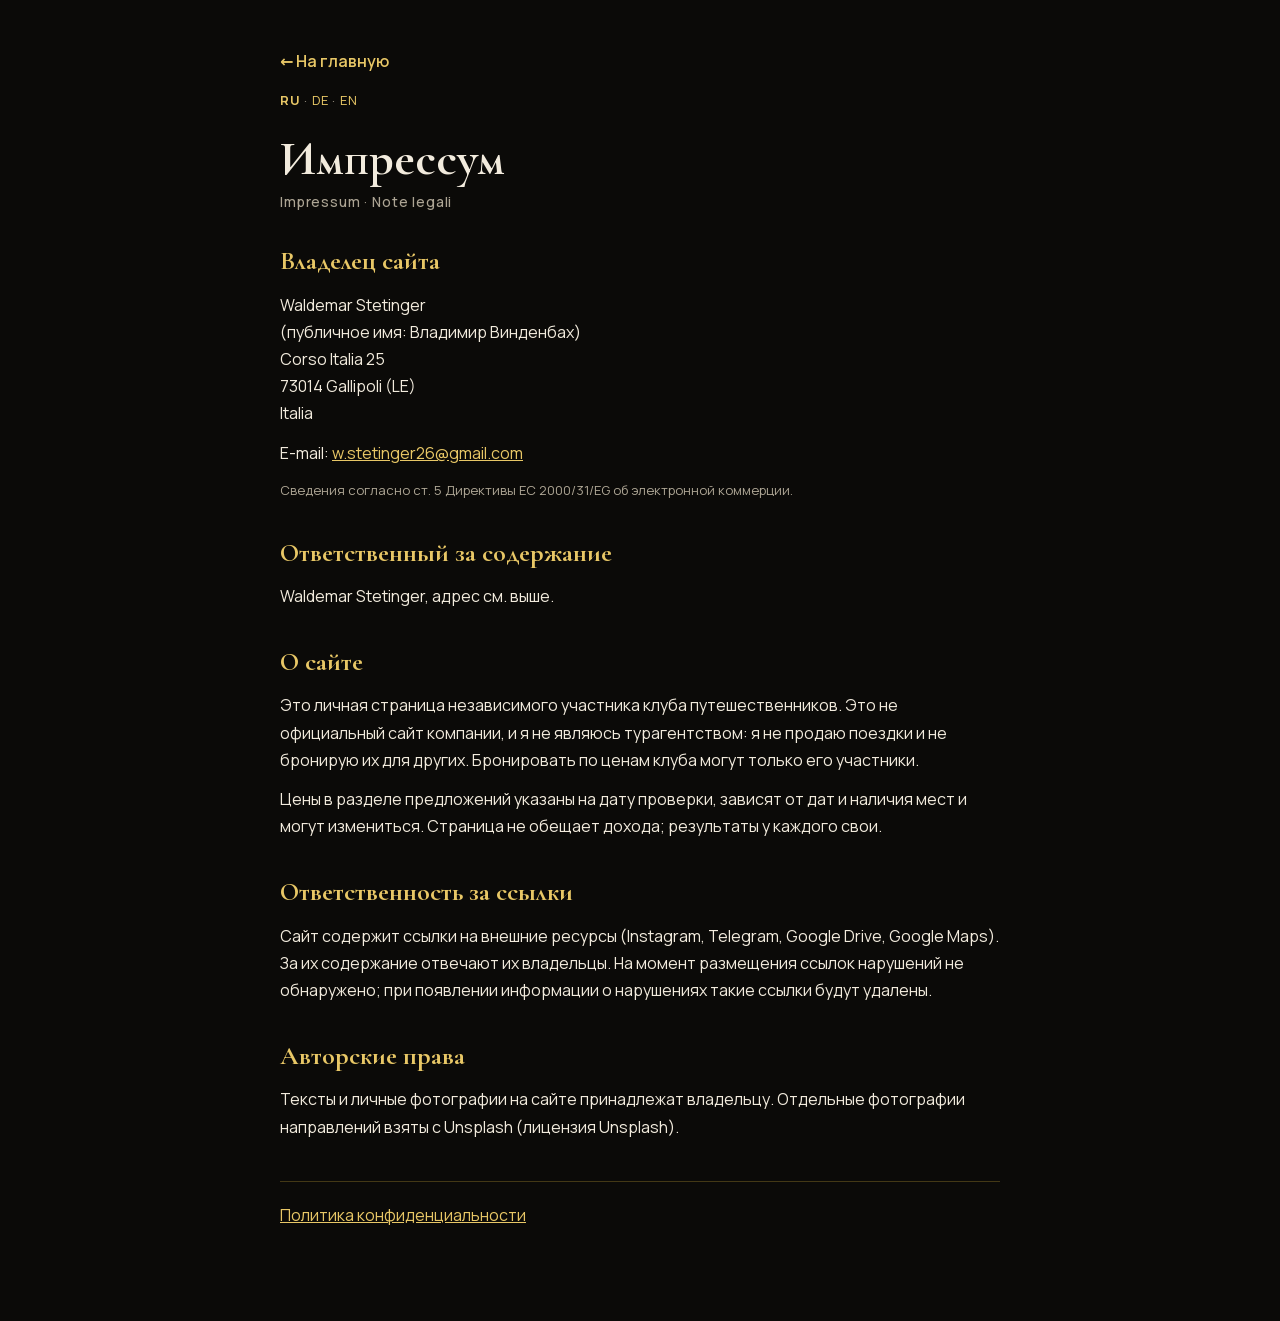
<file: impressum.html>
<!doctype html>
<html lang="ru">
<head>
<meta charset="utf-8">
<meta name="viewport" content="width=device-width, initial-scale=1">
<title>Импрессум — Владимир Винденбах</title>
<link rel="icon" href="img/favicon-32.png" sizes="32x32">
<link rel="stylesheet" href="fonts/fonts.css">
<link rel="stylesheet" href="legal.css">
</head>
<body>
<main class="legal">
  <a class="back" href="./">← На главную</a>
  <p class="langs"><b>RU</b> · <a href="impressum-de.html">DE</a> · <a href="impressum-en.html">EN</a></p>
  <h1>Импрессум <small>Impressum · Note legali</small></h1>

  <h2>Владелец сайта</h2>
  <p>
    Waldemar Stetinger<br>
    (публичное имя: Владимир Винденбах)<br>
    Corso Italia 25<br>
    73014 Gallipoli (LE)<br>
    Italia
  </p>
  <p>E-mail: <a href="mailto:w.stetinger26@gmail.com">w.stetinger26@gmail.com</a></p>
  <p class="note">Сведения согласно ст. 5 Директивы ЕС 2000/31/EG об электронной коммерции.</p>

  <h2>Ответственный за содержание</h2>
  <p>Waldemar Stetinger, адрес см. выше.</p>

  <h2>О сайте</h2>
  <p>Это личная страница независимого участника клуба путешественников. Это не официальный сайт компании, и я не являюсь турагентством: я не продаю поездки и не бронирую их для других. Бронировать по ценам клуба могут только его участники.</p>
  <p>Цены в разделе предложений указаны на дату проверки, зависят от дат и наличия мест и могут измениться. Страница не обещает дохода; результаты у каждого свои.</p>

  <h2>Ответственность за ссылки</h2>
  <p>Сайт содержит ссылки на внешние ресурсы (Instagram, Telegram, Google Drive, Google Maps). За их содержание отвечают их владельцы. На момент размещения ссылок нарушений не обнаружено; при появлении информации о нарушениях такие ссылки будут удалены.</p>

  <h2>Авторские права</h2>
  <p>Тексты и личные фотографии на сайте принадлежат владельцу. Отдельные фотографии направлений взяты с Unsplash (лицензия Unsplash).</p>

  <p class="foot"><a href="datenschutz.html">Политика конфиденциальности</a></p>
</main>
</body>
</html>
</file>
<file: fonts/fonts.css>
/* cyrillic */
@font-face {
  font-family: 'Cormorant Garamond';
  font-style: normal;
  font-weight: 500;
  font-display: swap;
  src: url(CormorantGaramond-500-cyrillic.woff2) format('woff2');
  unicode-range: U+0301, U+0400-045F, U+0490-0491, U+04B0-04B1, U+2116;
}
/* latin-ext */
@font-face {
  font-family: 'Cormorant Garamond';
  font-style: normal;
  font-weight: 500;
  font-display: swap;
  src: url(CormorantGaramond-500-latin-ext.woff2) format('woff2');
  unicode-range: U+0100-02BA, U+02BD-02C5, U+02C7-02CC, U+02CE-02D7, U+02DD-02FF, U+0304, U+0308, U+0329, U+1D00-1DBF, U+1E00-1E9F, U+1EF2-1EFF, U+2020, U+20A0-20AB, U+20AD-20C4, U+2113, U+2C60-2C7F, U+A720-A7FF;
}
/* latin */
@font-face {
  font-family: 'Cormorant Garamond';
  font-style: normal;
  font-weight: 500;
  font-display: swap;
  src: url(CormorantGaramond-500-latin.woff2) format('woff2');
  unicode-range: U+0000-00FF, U+0131, U+0152-0153, U+02BB-02BC, U+02C6, U+02DA, U+02DC, U+0304, U+0308, U+0329, U+2000-206F, U+20AC, U+2122, U+2191, U+2193, U+2212, U+2215, U+FEFF, U+FFFD;
}
/* cyrillic */
@font-face {
  font-family: 'Cormorant Garamond';
  font-style: normal;
  font-weight: 600;
  font-display: swap;
  src: url(CormorantGaramond-600-cyrillic.woff2) format('woff2');
  unicode-range: U+0301, U+0400-045F, U+0490-0491, U+04B0-04B1, U+2116;
}
/* latin-ext */
@font-face {
  font-family: 'Cormorant Garamond';
  font-style: normal;
  font-weight: 600;
  font-display: swap;
  src: url(CormorantGaramond-600-latin-ext.woff2) format('woff2');
  unicode-range: U+0100-02BA, U+02BD-02C5, U+02C7-02CC, U+02CE-02D7, U+02DD-02FF, U+0304, U+0308, U+0329, U+1D00-1DBF, U+1E00-1E9F, U+1EF2-1EFF, U+2020, U+20A0-20AB, U+20AD-20C4, U+2113, U+2C60-2C7F, U+A720-A7FF;
}
/* latin */
@font-face {
  font-family: 'Cormorant Garamond';
  font-style: normal;
  font-weight: 600;
  font-display: swap;
  src: url(CormorantGaramond-600-latin.woff2) format('woff2');
  unicode-range: U+0000-00FF, U+0131, U+0152-0153, U+02BB-02BC, U+02C6, U+02DA, U+02DC, U+0304, U+0308, U+0329, U+2000-206F, U+20AC, U+2122, U+2191, U+2193, U+2212, U+2215, U+FEFF, U+FFFD;
}
/* cyrillic */
@font-face {
  font-family: 'Cormorant Garamond';
  font-style: normal;
  font-weight: 700;
  font-display: swap;
  src: url(CormorantGaramond-700-cyrillic.woff2) format('woff2');
  unicode-range: U+0301, U+0400-045F, U+0490-0491, U+04B0-04B1, U+2116;
}
/* latin-ext */
@font-face {
  font-family: 'Cormorant Garamond';
  font-style: normal;
  font-weight: 700;
  font-display: swap;
  src: url(CormorantGaramond-700-latin-ext.woff2) format('woff2');
  unicode-range: U+0100-02BA, U+02BD-02C5, U+02C7-02CC, U+02CE-02D7, U+02DD-02FF, U+0304, U+0308, U+0329, U+1D00-1DBF, U+1E00-1E9F, U+1EF2-1EFF, U+2020, U+20A0-20AB, U+20AD-20C4, U+2113, U+2C60-2C7F, U+A720-A7FF;
}
/* latin */
@font-face {
  font-family: 'Cormorant Garamond';
  font-style: normal;
  font-weight: 700;
  font-display: swap;
  src: url(CormorantGaramond-700-latin.woff2) format('woff2');
  unicode-range: U+0000-00FF, U+0131, U+0152-0153, U+02BB-02BC, U+02C6, U+02DA, U+02DC, U+0304, U+0308, U+0329, U+2000-206F, U+20AC, U+2122, U+2191, U+2193, U+2212, U+2215, U+FEFF, U+FFFD;
}
/* cyrillic */
@font-face {
  font-family: 'Manrope';
  font-style: normal;
  font-weight: 400;
  font-display: swap;
  src: url(Manrope-400-cyrillic.woff2) format('woff2');
  unicode-range: U+0301, U+0400-045F, U+0490-0491, U+04B0-04B1, U+2116;
}
/* latin-ext */
@font-face {
  font-family: 'Manrope';
  font-style: normal;
  font-weight: 400;
  font-display: swap;
  src: url(Manrope-400-latin-ext.woff2) format('woff2');
  unicode-range: U+0100-02BA, U+02BD-02C5, U+02C7-02CC, U+02CE-02D7, U+02DD-02FF, U+0304, U+0308, U+0329, U+1D00-1DBF, U+1E00-1E9F, U+1EF2-1EFF, U+2020, U+20A0-20AB, U+20AD-20C4, U+2113, U+2C60-2C7F, U+A720-A7FF;
}
/* latin */
@font-face {
  font-family: 'Manrope';
  font-style: normal;
  font-weight: 400;
  font-display: swap;
  src: url(Manrope-400-latin.woff2) format('woff2');
  unicode-range: U+0000-00FF, U+0131, U+0152-0153, U+02BB-02BC, U+02C6, U+02DA, U+02DC, U+0304, U+0308, U+0329, U+2000-206F, U+20AC, U+2122, U+2191, U+2193, U+2212, U+2215, U+FEFF, U+FFFD;
}
/* cyrillic */
@font-face {
  font-family: 'Manrope';
  font-style: normal;
  font-weight: 500;
  font-display: swap;
  src: url(Manrope-500-cyrillic.woff2) format('woff2');
  unicode-range: U+0301, U+0400-045F, U+0490-0491, U+04B0-04B1, U+2116;
}
/* latin-ext */
@font-face {
  font-family: 'Manrope';
  font-style: normal;
  font-weight: 500;
  font-display: swap;
  src: url(Manrope-500-latin-ext.woff2) format('woff2');
  unicode-range: U+0100-02BA, U+02BD-02C5, U+02C7-02CC, U+02CE-02D7, U+02DD-02FF, U+0304, U+0308, U+0329, U+1D00-1DBF, U+1E00-1E9F, U+1EF2-1EFF, U+2020, U+20A0-20AB, U+20AD-20C4, U+2113, U+2C60-2C7F, U+A720-A7FF;
}
/* latin */
@font-face {
  font-family: 'Manrope';
  font-style: normal;
  font-weight: 500;
  font-display: swap;
  src: url(Manrope-500-latin.woff2) format('woff2');
  unicode-range: U+0000-00FF, U+0131, U+0152-0153, U+02BB-02BC, U+02C6, U+02DA, U+02DC, U+0304, U+0308, U+0329, U+2000-206F, U+20AC, U+2122, U+2191, U+2193, U+2212, U+2215, U+FEFF, U+FFFD;
}
/* cyrillic */
@font-face {
  font-family: 'Manrope';
  font-style: normal;
  font-weight: 600;
  font-display: swap;
  src: url(Manrope-600-cyrillic.woff2) format('woff2');
  unicode-range: U+0301, U+0400-045F, U+0490-0491, U+04B0-04B1, U+2116;
}
/* latin-ext */
@font-face {
  font-family: 'Manrope';
  font-style: normal;
  font-weight: 600;
  font-display: swap;
  src: url(Manrope-600-latin-ext.woff2) format('woff2');
  unicode-range: U+0100-02BA, U+02BD-02C5, U+02C7-02CC, U+02CE-02D7, U+02DD-02FF, U+0304, U+0308, U+0329, U+1D00-1DBF, U+1E00-1E9F, U+1EF2-1EFF, U+2020, U+20A0-20AB, U+20AD-20C4, U+2113, U+2C60-2C7F, U+A720-A7FF;
}
/* latin */
@font-face {
  font-family: 'Manrope';
  font-style: normal;
  font-weight: 600;
  font-display: swap;
  src: url(Manrope-600-latin.woff2) format('woff2');
  unicode-range: U+0000-00FF, U+0131, U+0152-0153, U+02BB-02BC, U+02C6, U+02DA, U+02DC, U+0304, U+0308, U+0329, U+2000-206F, U+20AC, U+2122, U+2191, U+2193, U+2212, U+2215, U+FEFF, U+FFFD;
}
/* cyrillic */
@font-face {
  font-family: 'Manrope';
  font-style: normal;
  font-weight: 700;
  font-display: swap;
  src: url(Manrope-700-cyrillic.woff2) format('woff2');
  unicode-range: U+0301, U+0400-045F, U+0490-0491, U+04B0-04B1, U+2116;
}
/* latin-ext */
@font-face {
  font-family: 'Manrope';
  font-style: normal;
  font-weight: 700;
  font-display: swap;
  src: url(Manrope-700-latin-ext.woff2) format('woff2');
  unicode-range: U+0100-02BA, U+02BD-02C5, U+02C7-02CC, U+02CE-02D7, U+02DD-02FF, U+0304, U+0308, U+0329, U+1D00-1DBF, U+1E00-1E9F, U+1EF2-1EFF, U+2020, U+20A0-20AB, U+20AD-20C4, U+2113, U+2C60-2C7F, U+A720-A7FF;
}
/* latin */
@font-face {
  font-family: 'Manrope';
  font-style: normal;
  font-weight: 700;
  font-display: swap;
  src: url(Manrope-700-latin.woff2) format('woff2');
  unicode-range: U+0000-00FF, U+0131, U+0152-0153, U+02BB-02BC, U+02C6, U+02DA, U+02DC, U+0304, U+0308, U+0329, U+2000-206F, U+20AC, U+2122, U+2191, U+2193, U+2212, U+2215, U+FEFF, U+FFFD;
}
</file>
<file: legal.css>
:root{--bg:#0B0A08;--text:#F2EBDD;--muted:#ADA594;--gold:#E8C766;--line:rgba(212,175,55,.28)}
*{box-sizing:border-box;margin:0;padding:0}
body{background:var(--bg);color:var(--text);font-family:Manrope,system-ui,sans-serif;font-size:16px;line-height:1.7}
.legal{max-width:760px;margin:0 auto;padding:48px 20px 80px}
.back{display:inline-block;color:var(--gold);text-decoration:none;font-weight:600;margin-bottom:28px}
h1{font-family:"Cormorant Garamond",Georgia,serif;font-size:clamp(34px,6vw,48px);line-height:1.1;margin-bottom:28px}
h1 small{display:block;font-family:Manrope,sans-serif;font-size:14px;color:var(--muted);letter-spacing:.06em;margin-top:8px;font-weight:500}
h2{font-family:"Cormorant Garamond",Georgia,serif;font-size:26px;margin:30px 0 8px;color:var(--gold)}
p{margin-bottom:12px;color:var(--text)}
a{color:var(--gold)}
.note{font-size:13px;color:var(--muted)}
.foot{margin-top:40px;padding-top:20px;border-top:1px solid var(--line)}
.langs{font-size:13px;color:var(--muted);margin:-14px 0 22px;letter-spacing:.06em}.langs b{color:var(--gold)}.langs a{text-decoration:none}
</file>
